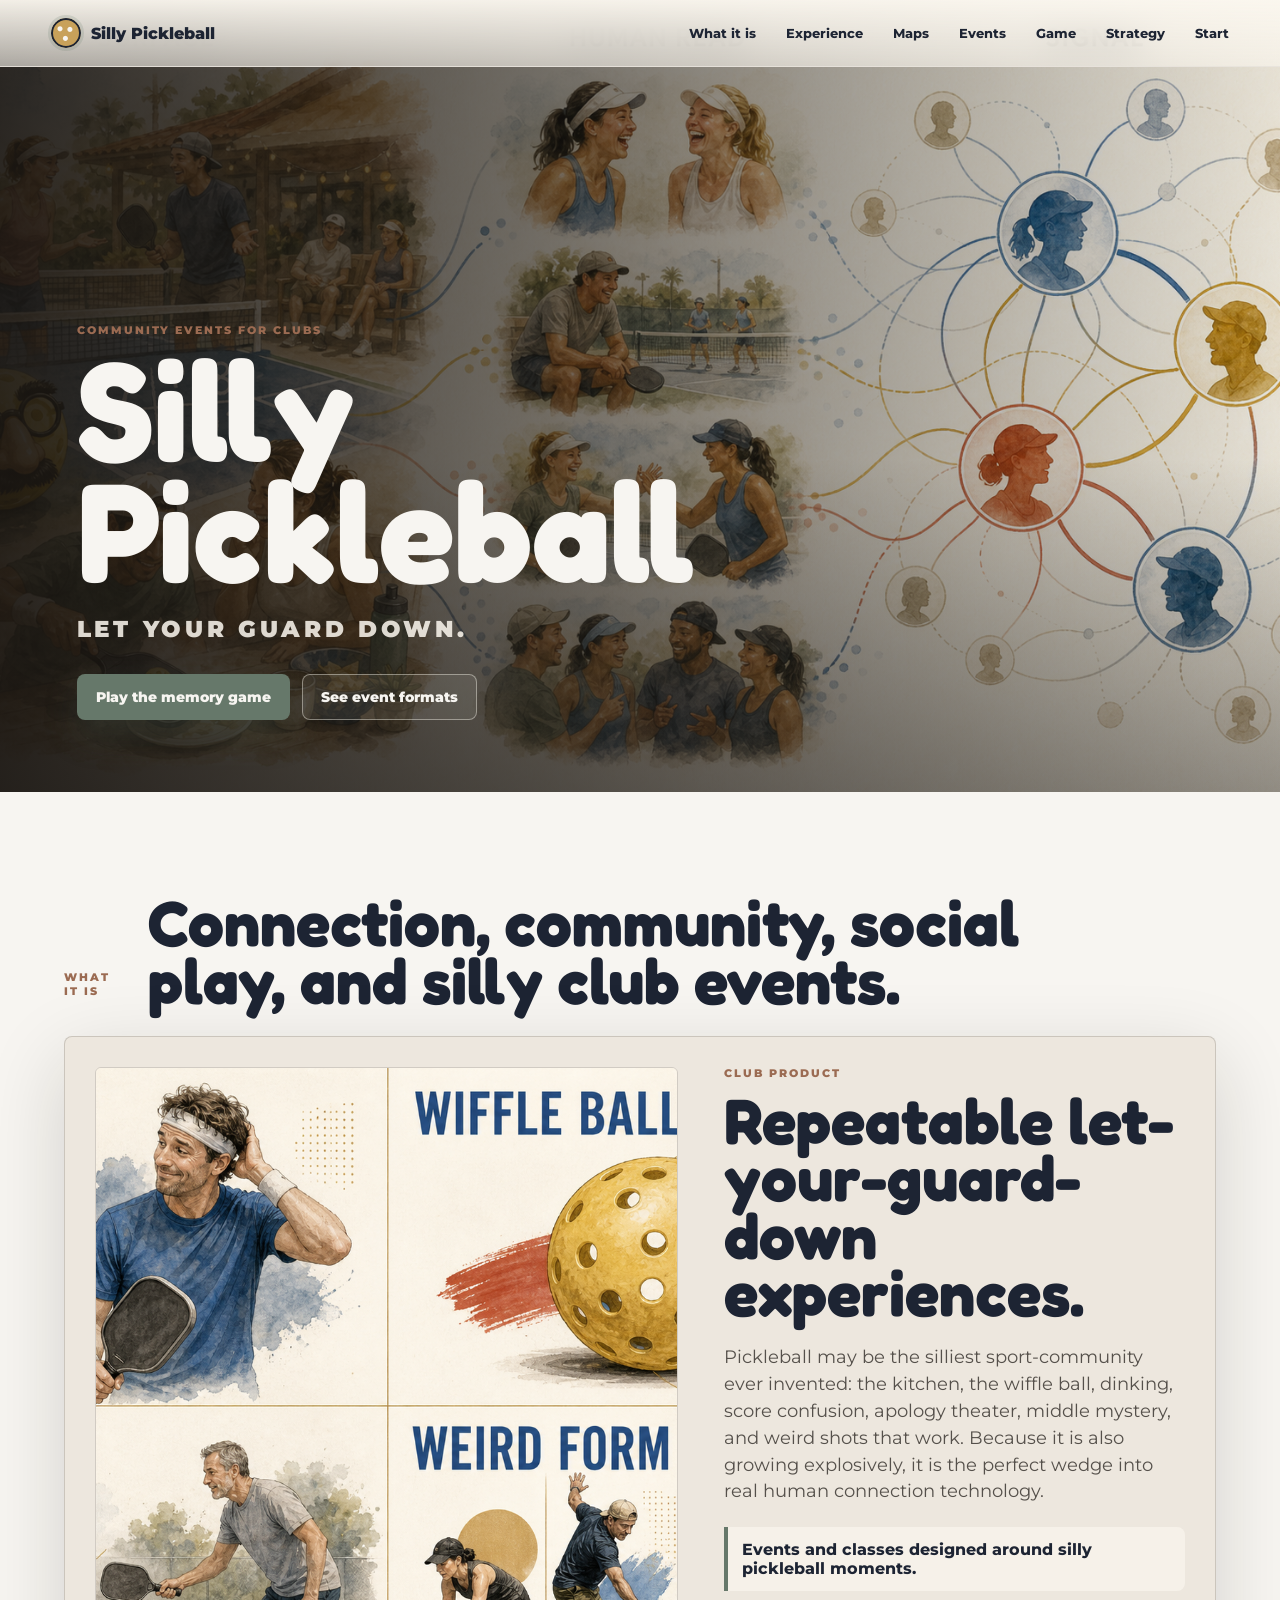
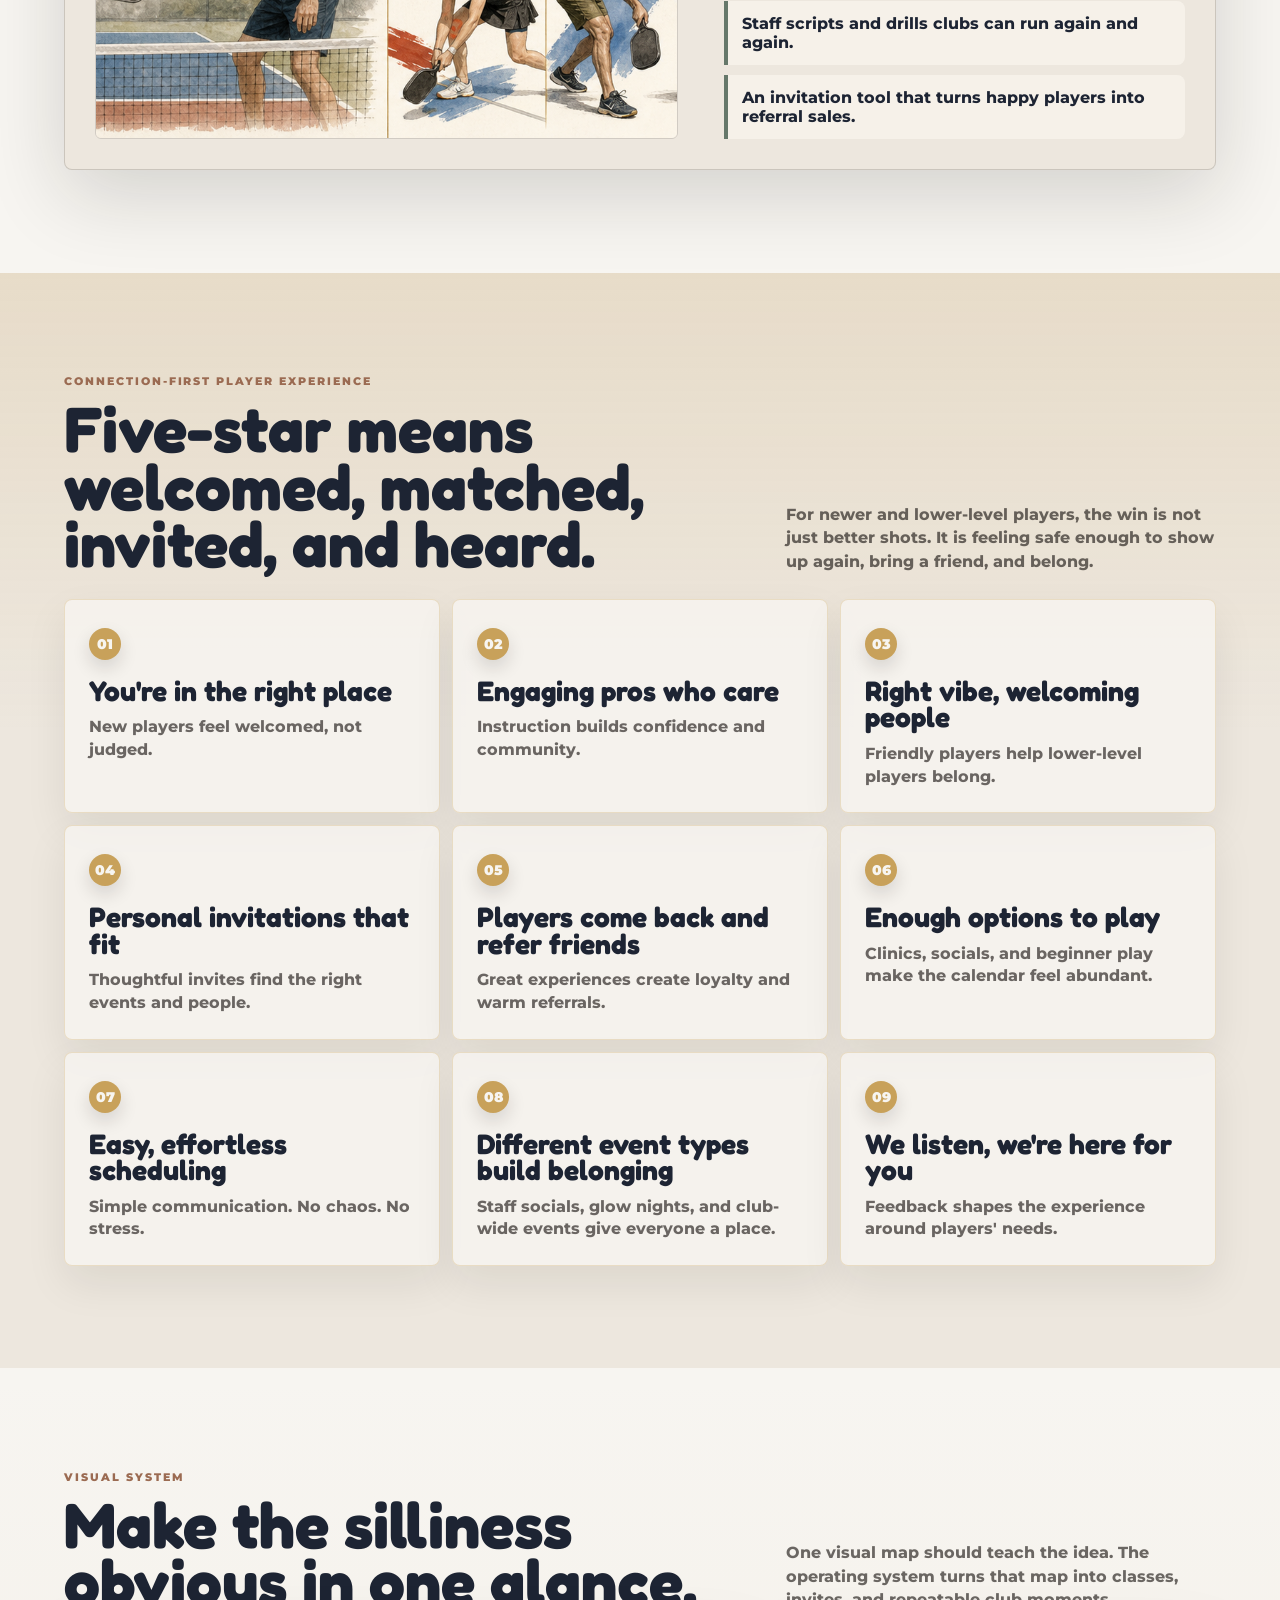
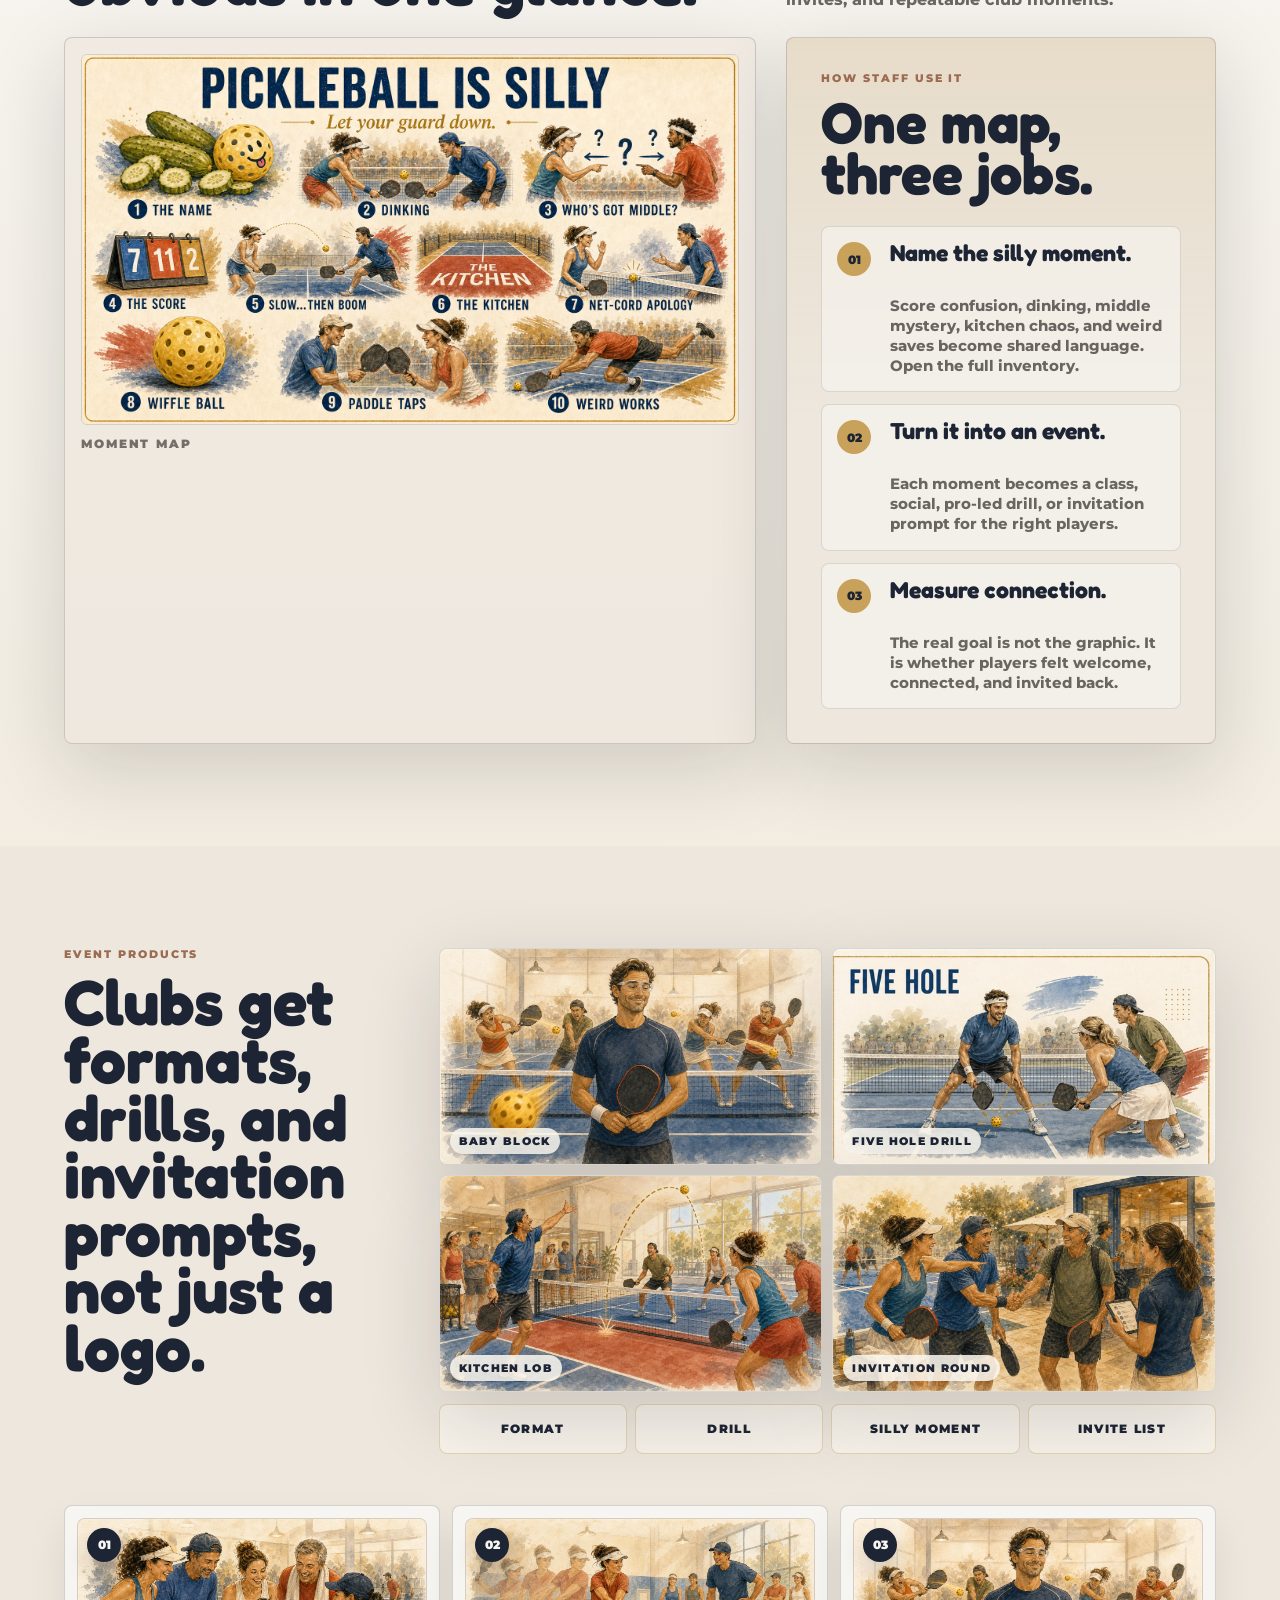
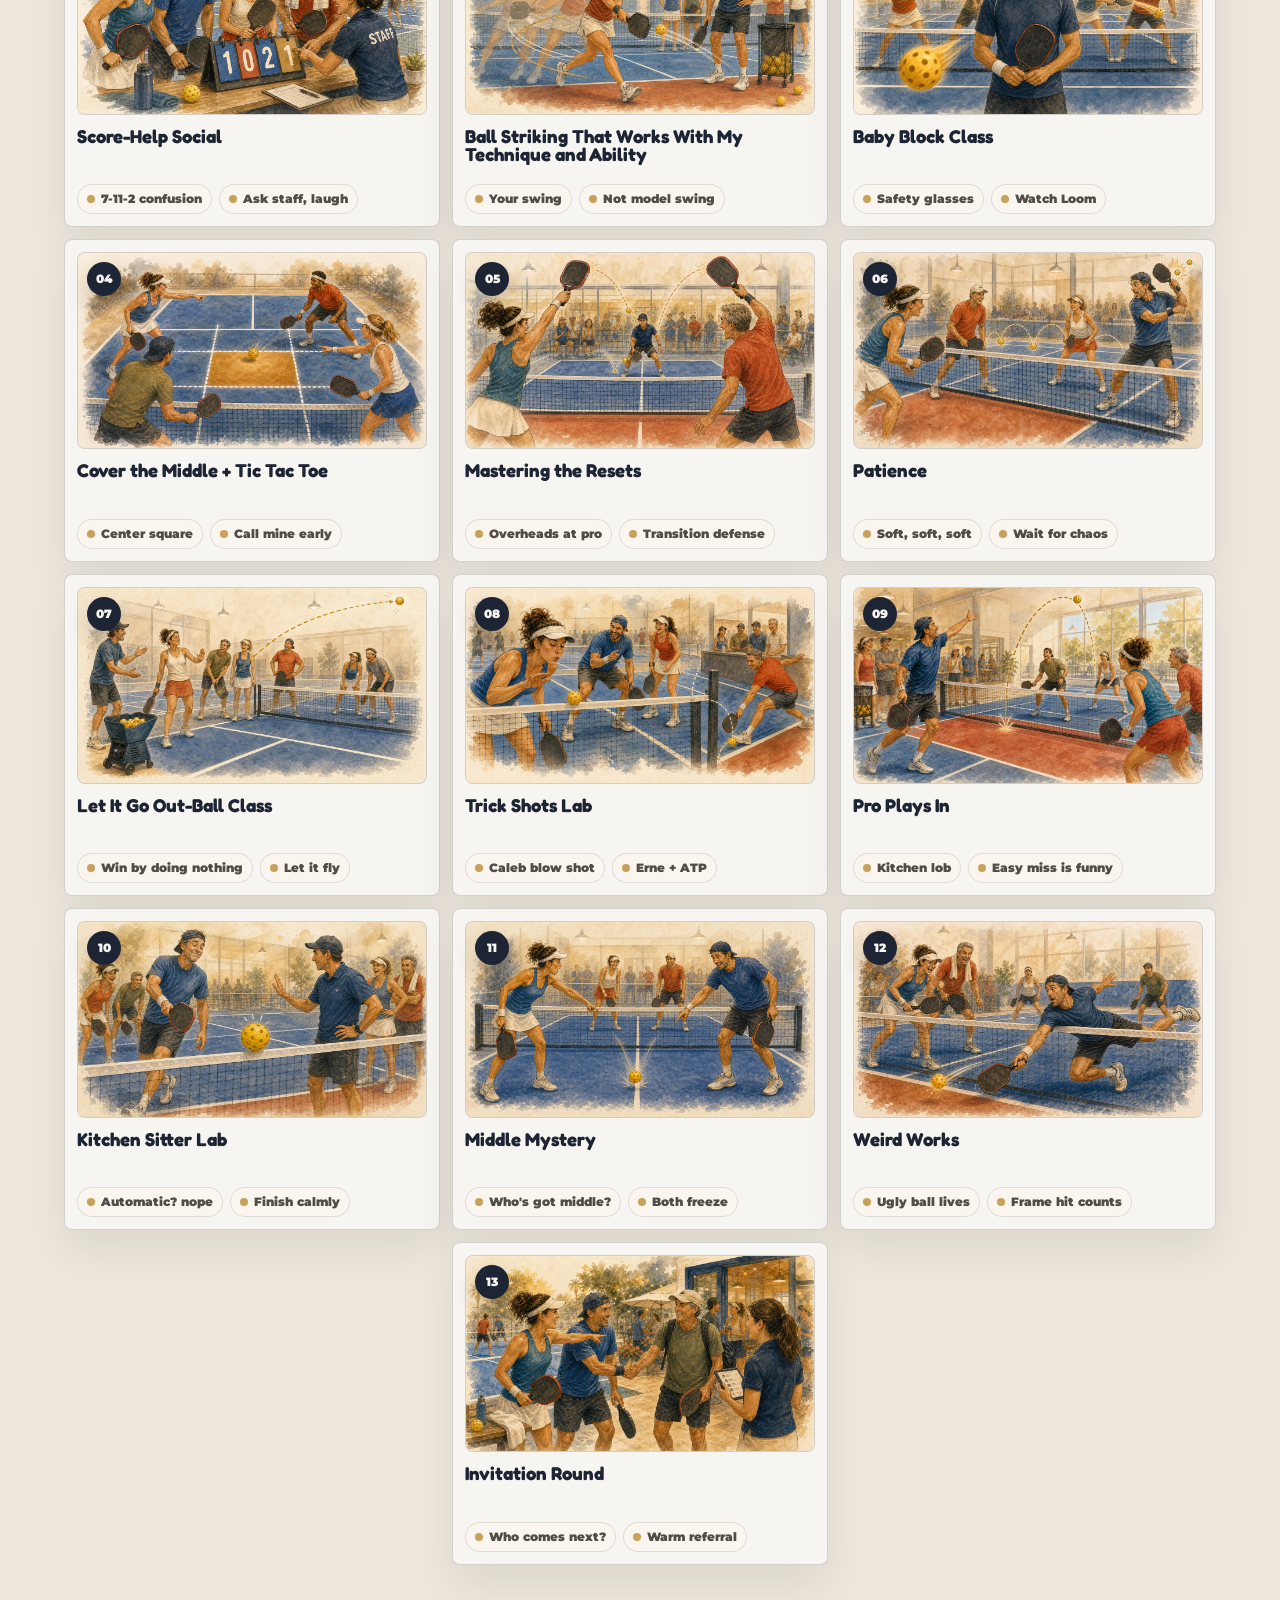
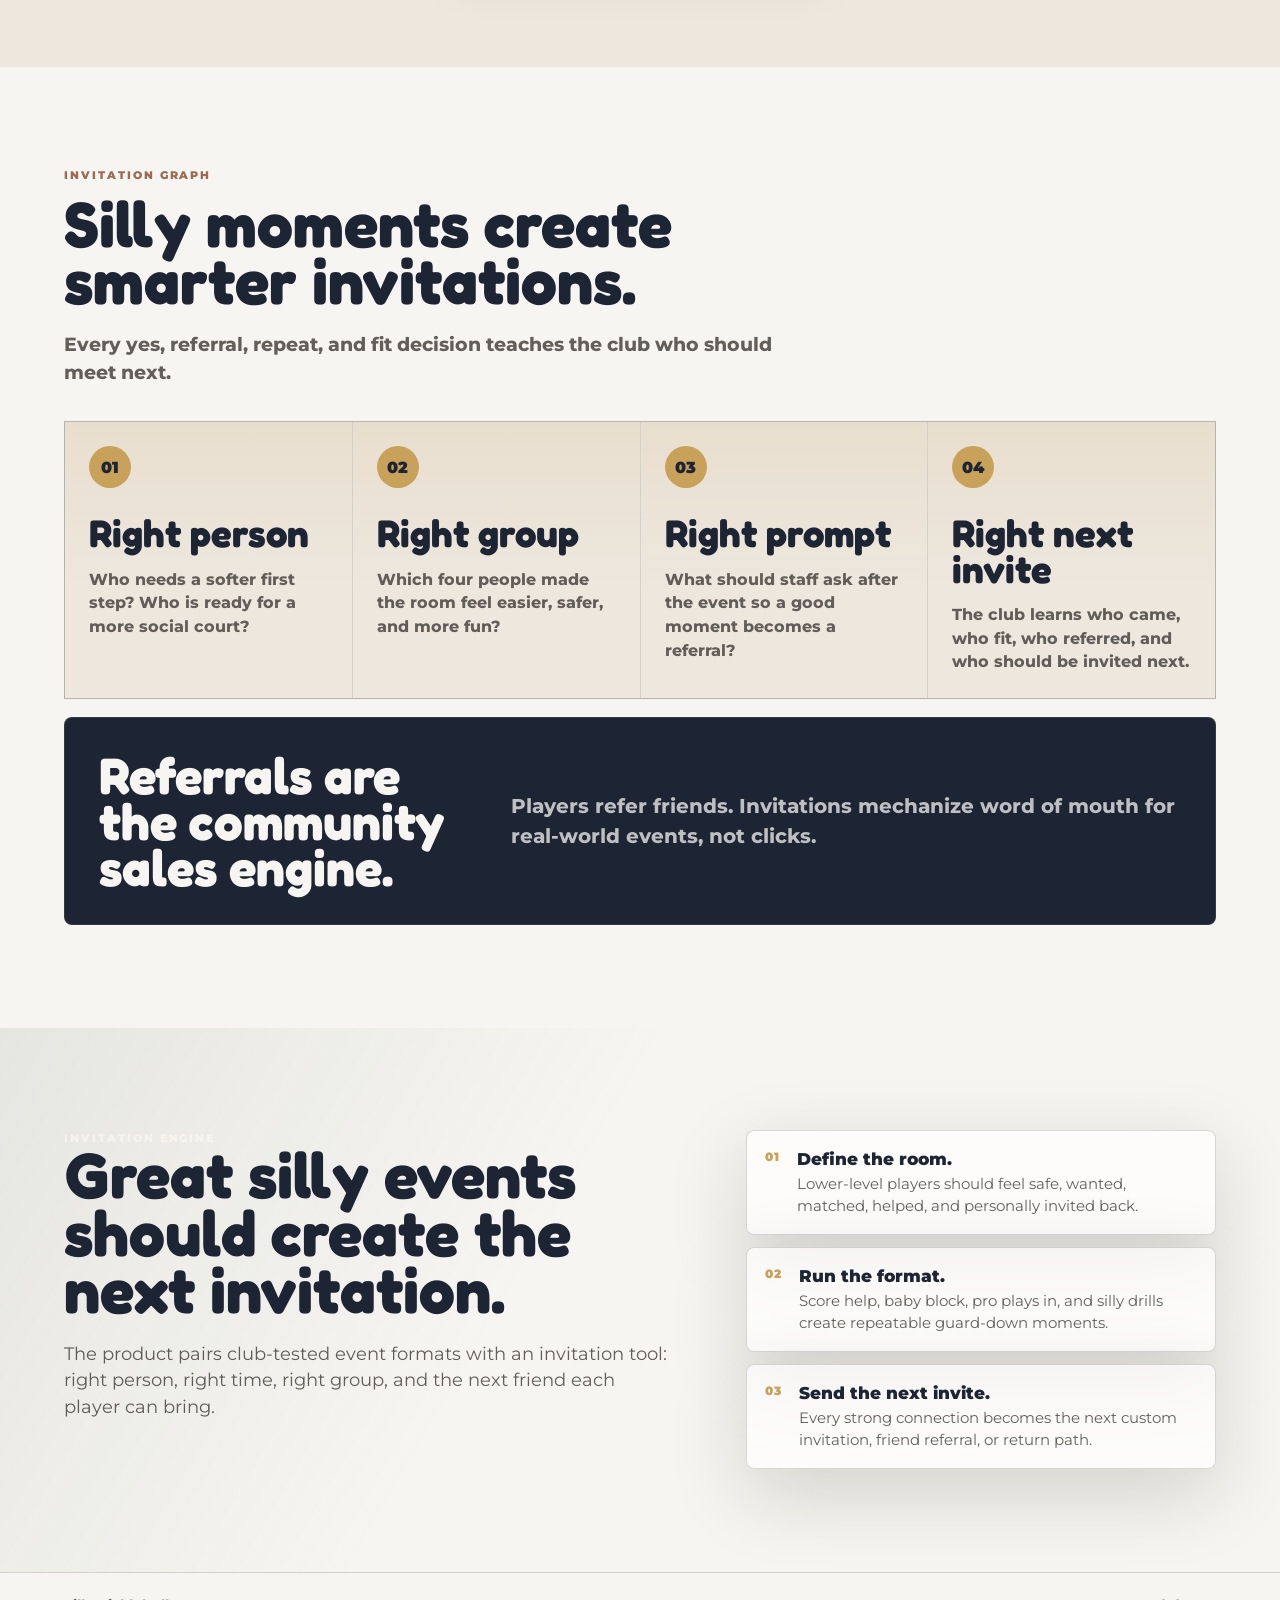
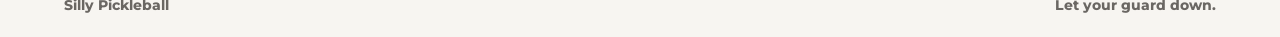
<file: index.html>
<!doctype html>
<html lang="en">
<head>
  <meta charset="utf-8">
  <meta name="viewport" content="width=device-width, initial-scale=1">
  <title>Silly Pickleball</title>
  <meta name="description" content="Silly Pickleball helps clubs run five-star social pickleball events, approachable classes, and invitation-driven community experiences.">
  <link rel="preconnect" href="https://fonts.googleapis.com">
  <link rel="preconnect" href="https://fonts.gstatic.com" crossorigin>
  <link href="https://fonts.googleapis.com/css2?family=Fredoka:wght@600;700&family=Montserrat:wght@500;700;800;900&display=swap" rel="stylesheet">
  <link rel="stylesheet" href="styles.css">
</head>
<body>
  <header class="site-header">
    <a class="brand-mark" href="#top" aria-label="Silly Pickleball home">
      <span class="brand-ball" aria-hidden="true"></span>
      <span>Silly Pickleball</span>
    </a>
    <nav class="nav-links" aria-label="Primary">
      <a href="#what">What it is</a>
      <a href="#experience">Experience</a>
      <a href="#maps">Maps</a>
      <a href="#events">Events</a>
      <a href="game.html">Game</a>
      <a href="strategy.html">Strategy</a>
      <a href="#join">Start</a>
    </nav>
  </header>

  <main id="top">
    <section class="hero" data-variant="consumer" aria-labelledby="hero-title">
      <img class="hero-bg" src="assets/surface-to-signal.png" alt="Pickleball silliness becoming a human signal graph">
      <div class="hero-scrim" aria-hidden="true"></div>
      <div class="hero-copy">
        <p class="eyebrow">Community events for clubs</p>
        <h1 id="hero-title">Silly Pickleball</h1>
        <p id="hero-line">Let your guard down.</p>
        <div class="hero-actions">
          <a class="button primary" href="game.html">Play the memory game</a>
          <a class="button secondary" href="#events">See event formats</a>
        </div>
      </div>
    </section>

    <section class="variant-band" id="what" aria-labelledby="what-title">
      <div class="section-head">
        <p class="eyebrow">What it is</p>
        <h2 id="what-title">Connection, community, social play, and silly club events.</h2>
      </div>
      <div class="concept-grid">
        <article class="concept-card active" data-panel="consumer">
          <img src="assets/silly-surface-sections.png" alt="Four pickleball silliness sections labeled silly score, wiffle ball, dink, and weird form">
          <div>
            <p class="eyebrow">Club product</p>
            <h3>Repeatable let-your-guard-down experiences.</h3>
            <p>Pickleball may be the silliest sport-community ever invented: the kitchen, the wiffle ball, dinking, score confusion, apology theater, middle mystery, and weird shots that work. Because it is also growing explosively, it is the perfect wedge into real human connection technology.</p>
            <ul>
              <li>Events and classes designed around silly pickleball moments.</li>
              <li>Staff scripts and drills clubs can run again and again.</li>
              <li>An invitation tool that turns happy players into referral sales.</li>
            </ul>
          </div>
        </article>
      </div>
    </section>

    <section class="five-star" id="experience" aria-labelledby="experience-title">
      <div class="section-head">
        <div>
          <p class="eyebrow">Connection-first player experience</p>
          <h2 id="experience-title">Five-star means welcomed, matched, invited, and heard.</h2>
        </div>
        <p class="section-kicker">For newer and lower-level players, the win is not just better shots. It is feeling safe enough to show up again, bring a friend, and belong.</p>
      </div>
      <div class="experience-grid">
        <article>
          <span>01</span>
          <b>You're in the right place</b>
          <p>New players feel welcomed, not judged.</p>
        </article>
        <article>
          <span>02</span>
          <b>Engaging pros who care</b>
          <p>Instruction builds confidence and community.</p>
        </article>
        <article>
          <span>03</span>
          <b>Right vibe, welcoming people</b>
          <p>Friendly players help lower-level players belong.</p>
        </article>
        <article>
          <span>04</span>
          <b>Personal invitations that fit</b>
          <p>Thoughtful invites find the right events and people.</p>
        </article>
        <article>
          <span>05</span>
          <b>Players come back and refer friends</b>
          <p>Great experiences create loyalty and warm referrals.</p>
        </article>
        <article>
          <span>06</span>
          <b>Enough options to play</b>
          <p>Clinics, socials, and beginner play make the calendar feel abundant.</p>
        </article>
        <article>
          <span>07</span>
          <b>Easy, effortless scheduling</b>
          <p>Simple communication. No chaos. No stress.</p>
        </article>
        <article>
          <span>08</span>
          <b>Different event types build belonging</b>
          <p>Staff socials, glow nights, and club-wide events give everyone a place.</p>
        </article>
        <article>
          <span>09</span>
          <b>We listen, we're here for you</b>
          <p>Feedback shapes the experience around players' needs.</p>
        </article>
      </div>
    </section>

    <section class="visual-maps" id="maps" aria-labelledby="maps-title">
      <div class="section-head">
        <div>
          <p class="eyebrow">Visual system</p>
          <h2 id="maps-title">Make the silliness obvious in one glance.</h2>
        </div>
        <p class="section-kicker">One visual map should teach the idea. The operating system turns that map into classes, invites, and repeatable club moments.</p>
      </div>
      <div class="map-feature">
        <figure class="map-card primary-map">
          <img src="assets/pickleball-is-silly-moments-map.png" alt="Pickleball is silly visual map with ten numbered silly moments">
          <figcaption>Moment map</figcaption>
        </figure>
        <aside class="map-meaning">
          <p class="eyebrow">How staff use it</p>
          <h3>One map, three jobs.</h3>
          <div class="map-job-list">
            <article>
              <span>01</span>
              <b>Name the silly moment.</b>
              <p>Score confusion, dinking, middle mystery, kitchen chaos, and weird saves become shared language. <a href="silly-moments.html">Open the full inventory.</a></p>
            </article>
            <article>
              <span>02</span>
              <b>Turn it into an event.</b>
              <p>Each moment becomes a class, social, pro-led drill, or invitation prompt for the right players.</p>
            </article>
            <article>
              <span>03</span>
              <b>Measure connection.</b>
              <p>The real goal is not the graphic. It is whether players felt welcome, connected, and invited back.</p>
            </article>
          </div>
        </aside>
      </div>
    </section>

    <section class="product-strip" id="events" aria-label="Event formats">
      <div class="product-intro">
        <div class="product-copy">
          <p class="eyebrow">Event products</p>
          <h2>Clubs get formats, drills, and invitation prompts, not just a logo.</h2>
        </div>
        <div class="product-visuals clean-board" aria-label="Silly Pickleball event product example">
          <div class="product-hero-board" aria-label="Example class pack">
            <figure>
              <img src="assets/event-baby-block.jpg" alt="Pro wearing safety glasses while students hit hard balls for baby block practice">
              <figcaption>Baby Block</figcaption>
            </figure>
            <figure>
              <img src="assets/event-five-hole.jpg" alt="Five-hole baby block drill with a calm block through the middle">
              <figcaption>Five Hole Drill</figcaption>
            </figure>
            <figure>
              <img src="assets/event-pro-plays-in.jpg" alt="Pro floating a high kitchen lob so members can try to finish an easy ball">
              <figcaption>Kitchen Lob</figcaption>
            </figure>
            <figure>
              <img src="assets/event-invitation-round.jpg" alt="Players warmly inviting a friend back after a social pickleball event">
              <figcaption>Invitation Round</figcaption>
            </figure>
          </div>
          <div class="product-proof-row" aria-label="What the product gives staff">
            <span>Format</span>
            <span>Drill</span>
            <span>Silly moment</span>
            <span>Invite list</span>
          </div>
        </div>
      </div>
      <div class="event-list">
        <article>
          <div class="event-art"><img src="assets/event-score-help-social.jpg" alt="Staff helping beginner pickleball players laugh through score confusion"></div>
          <b>Score-Help Social</b>
          <ul>
            <li>7-11-2 confusion</li>
            <li>Ask staff, laugh</li>
          </ul>
        </article>
        <article>
          <div class="event-art"><img src="assets/event-ball-striking.jpg" alt="Coach helping a player use their own natural ball striking technique"></div>
          <b>Ball Striking That Works With My Technique and Ability</b>
          <ul>
            <li>Your swing</li>
            <li>Not model swing</li>
          </ul>
        </article>
        <article>
          <div class="event-art"><img src="assets/event-baby-block.jpg" alt="Pro wearing safety glasses while students hit hard balls for baby block practice"></div>
          <b>Baby Block Class</b>
          <ul>
            <li>Safety glasses</li>
            <li><a href="academy-curriculum.html#videos-title">Watch Loom</a></li>
          </ul>
        </article>
        <article>
          <div class="event-art"><img src="assets/event-cover-middle-tic-tac-toe.jpg" alt="Doubles partners practicing cover the middle with a tic tac toe court drill"></div>
          <b>Cover the Middle + Tic Tac Toe</b>
          <ul>
            <li>Center square</li>
            <li>Call mine early</li>
          </ul>
        </article>
        <article>
          <div class="event-art"><img src="assets/event-mastering-resets.jpg" alt="Players hitting overheads at a pro defending resets from the transition zone"></div>
          <b>Mastering the Resets</b>
          <ul>
            <li>Overheads at pro</li>
            <li>Transition defense</li>
          </ul>
        </article>
        <article>
          <div class="event-art"><img src="assets/event-patience.jpg" alt="Pickleball players patiently dinking soft balls at the kitchen line"></div>
          <b>Patience</b>
          <ul>
            <li>Soft, soft, soft</li>
            <li>Wait for chaos</li>
          </ul>
        </article>
        <article>
          <div class="event-art"><img src="assets/event-let-it-go-out-ball.jpg" alt="Players practicing letting high out balls fly long from a ball machine drill"></div>
          <b>Let It Go Out-Ball Class</b>
          <ul>
            <li>Win by doing nothing</li>
            <li>Let it fly</li>
          </ul>
        </article>
        <article>
          <div class="event-art"><img src="assets/event-trick-shots-lab.jpg" alt="Players practicing playful pickleball trick shots including net cord and around the post moments"></div>
          <b>Trick Shots Lab</b>
          <ul>
            <li>Caleb blow shot</li>
            <li>Erne + ATP</li>
          </ul>
        </article>
        <article>
          <div class="event-art"><img src="assets/event-pro-plays-in.jpg" alt="Pro floating a high kitchen lob so members can try to finish an easy ball"></div>
          <b>Pro Plays In</b>
          <ul>
            <li>Kitchen lob</li>
            <li>Easy miss is funny</li>
          </ul>
        </article>
        <article>
          <div class="event-art"><img src="assets/event-kitchen-sitter-lab.jpg" alt="Player approaching a tempting kitchen sitter while learning to finish calmly"></div>
          <b>Kitchen Sitter Lab</b>
          <ul>
            <li>Automatic? nope</li>
            <li>Finish calmly</li>
          </ul>
        </article>
        <article>
          <div class="event-art"><img src="assets/event-middle-mystery.jpg" alt="Doubles partners freezing as a ball drops between them in the middle"></div>
          <b>Middle Mystery</b>
          <ul>
            <li>Who's got middle?</li>
            <li>Both freeze</li>
          </ul>
        </article>
        <article>
          <div class="event-art"><img src="assets/event-weird-works.jpg" alt="Awkward frame-hit pickleball save somehow staying alive"></div>
          <b>Weird Works</b>
          <ul>
            <li>Ugly ball lives</li>
            <li>Frame hit counts</li>
          </ul>
        </article>
        <article>
          <div class="event-art"><img src="assets/event-invitation-round.jpg" alt="Players warmly inviting a friend back after a social pickleball event"></div>
          <b>Invitation Round</b>
          <ul>
            <li>Who comes next?</li>
            <li>Warm referral</li>
          </ul>
        </article>
      </div>
    </section>

    <section class="invitation-graph" aria-labelledby="graph-title">
      <div class="section-head narrow">
        <p class="eyebrow">Invitation graph</p>
        <h2 id="graph-title">Silly moments create smarter invitations.</h2>
        <p class="section-lede">Every yes, referral, repeat, and fit decision teaches the club who should meet next.</p>
      </div>
      <div class="graph-grid">
        <article>
          <span>01</span>
          <b>Right person</b>
          <p>Who needs a softer first step? Who is ready for a more social court?</p>
        </article>
        <article>
          <span>02</span>
          <b>Right group</b>
          <p>Which four people made the room feel easier, safer, and more fun?</p>
        </article>
        <article>
          <span>03</span>
          <b>Right prompt</b>
          <p>What should staff ask after the event so a good moment becomes a referral?</p>
        </article>
        <article>
          <span>04</span>
          <b>Right next invite</b>
          <p>The club learns who came, who fit, who referred, and who should be invited next.</p>
        </article>
      </div>
      <div class="referral-callout">
        <b>Referrals are the community sales engine.</b>
        <p>Players refer friends. Invitations mechanize word of mouth for real-world events, not clicks.</p>
      </div>
    </section>

    <section class="join" id="join" aria-labelledby="join-title">
      <div class="join-copy">
        <p class="eyebrow">Invitation engine</p>
        <h2 id="join-title">Great silly events should create the next invitation.</h2>
        <p>The product pairs club-tested event formats with an invitation tool: right person, right time, right group, and the next friend each player can bring.</p>
      </div>
      <div class="join-points" aria-label="Silly Pickleball operating loop">
        <article>
          <span>01</span>
          <b>Define the room.</b>
          <p>Lower-level players should feel safe, wanted, matched, helped, and personally invited back.</p>
        </article>
        <article>
          <span>02</span>
          <b>Run the format.</b>
          <p>Score help, baby block, pro plays in, and silly drills create repeatable guard-down moments.</p>
        </article>
        <article>
          <span>03</span>
          <b>Send the next invite.</b>
          <p>Every strong connection becomes the next custom invitation, friend referral, or return path.</p>
        </article>
      </div>
    </section>
  </main>

  <footer class="site-footer">
    <span>Silly Pickleball</span>
    <span>Let your guard down.</span>
  </footer>
</body>
</html>
</file>
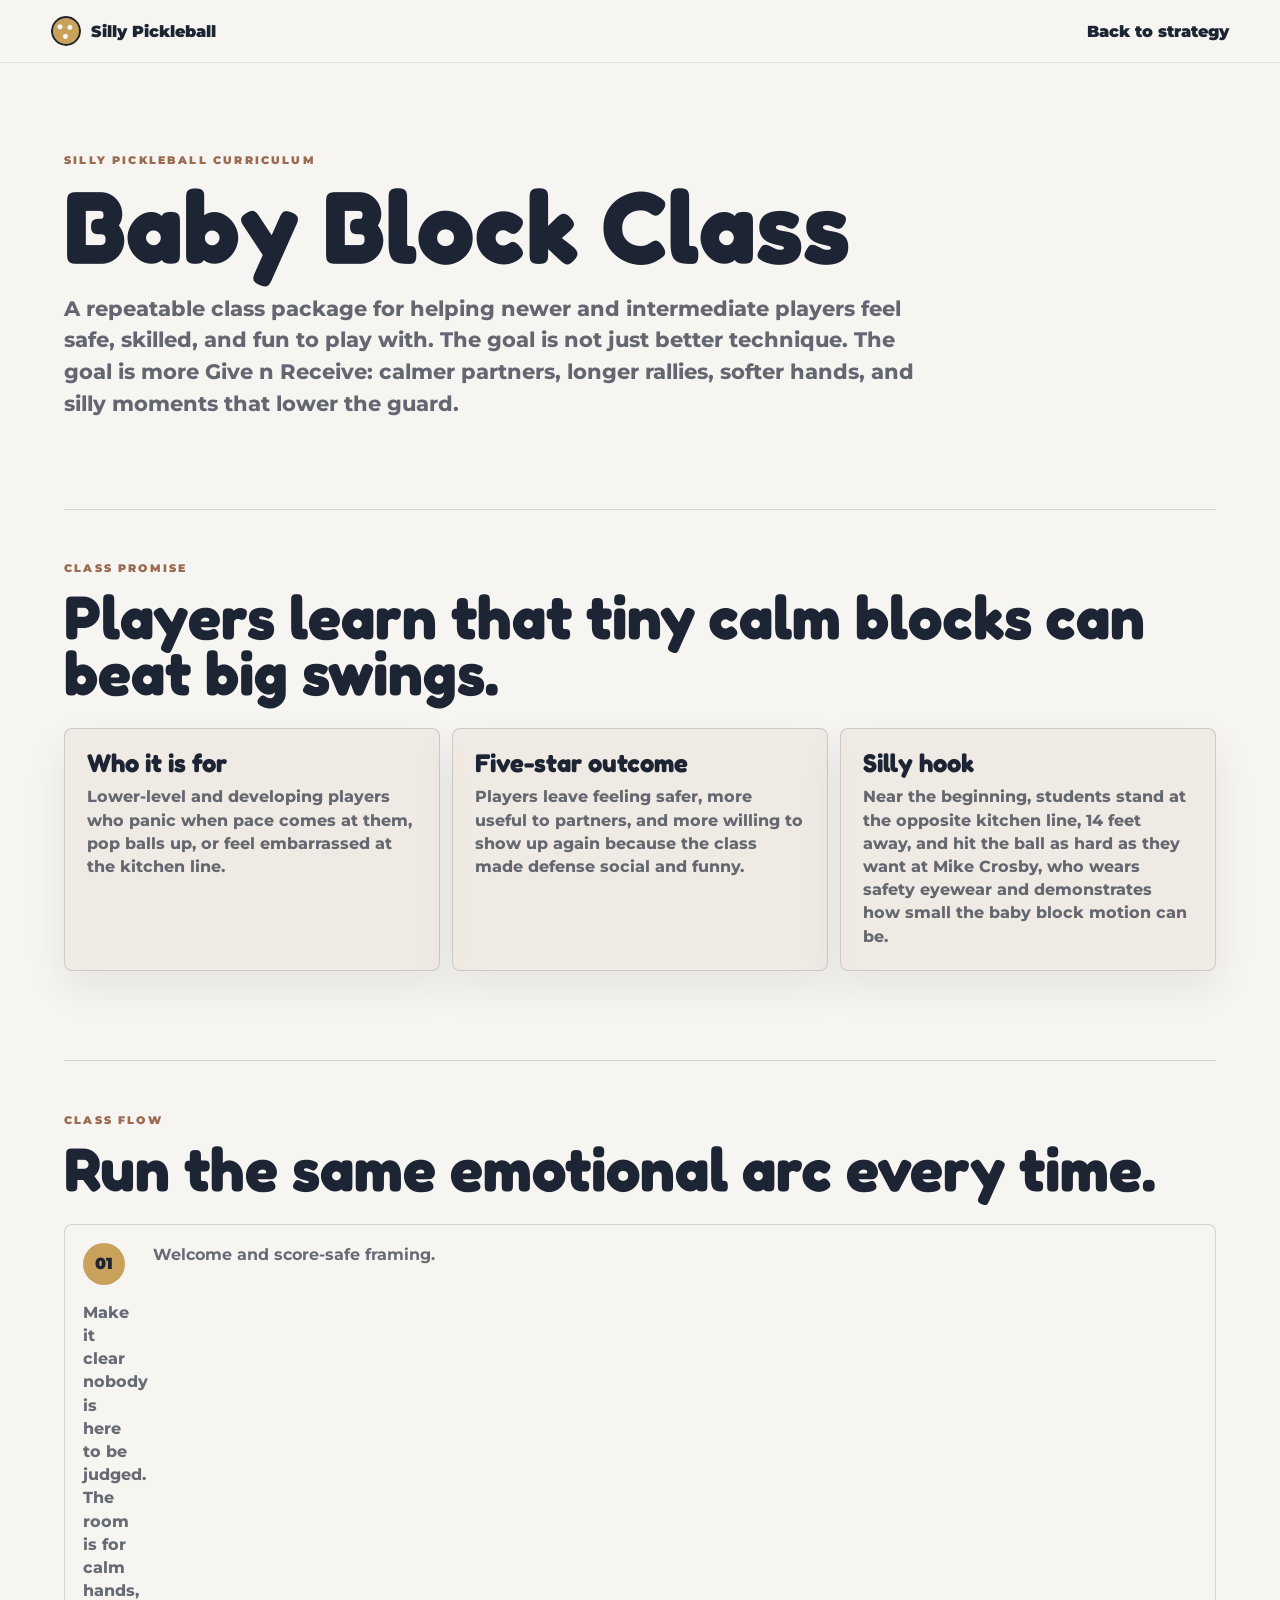
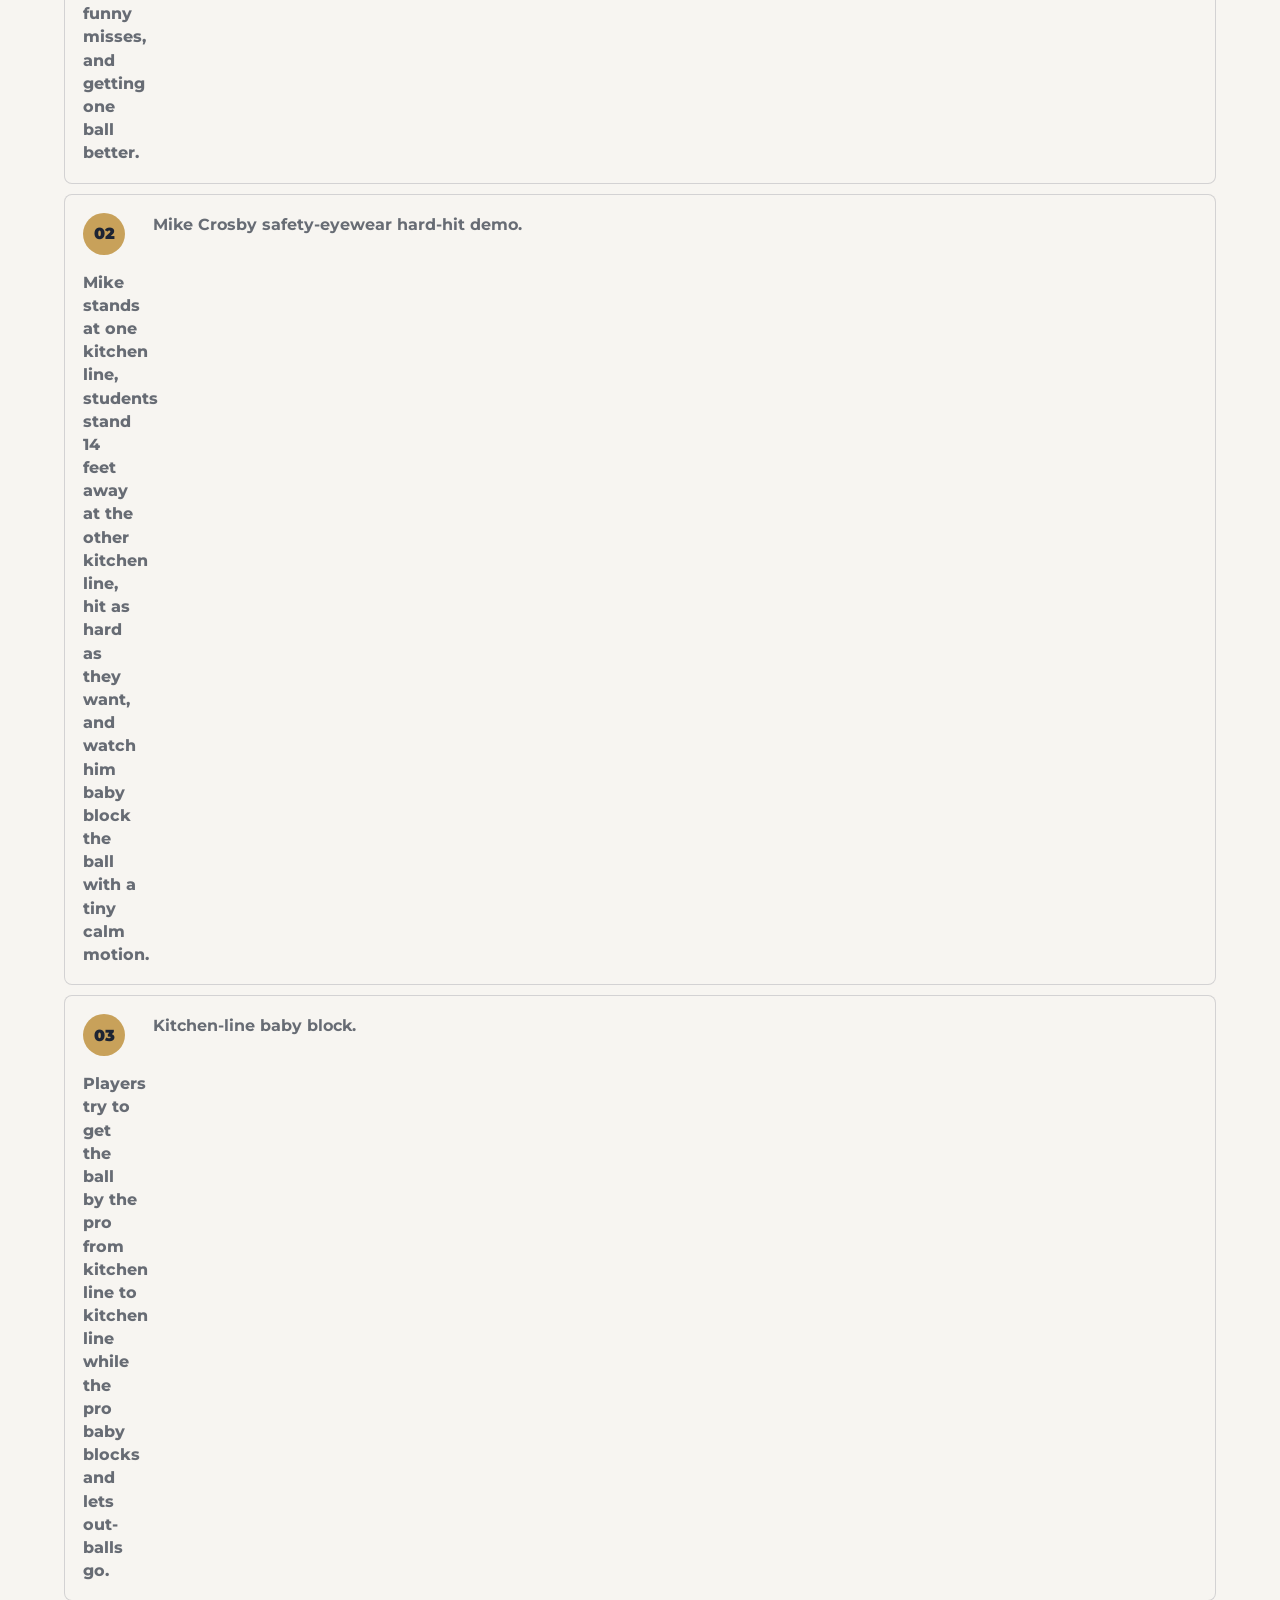
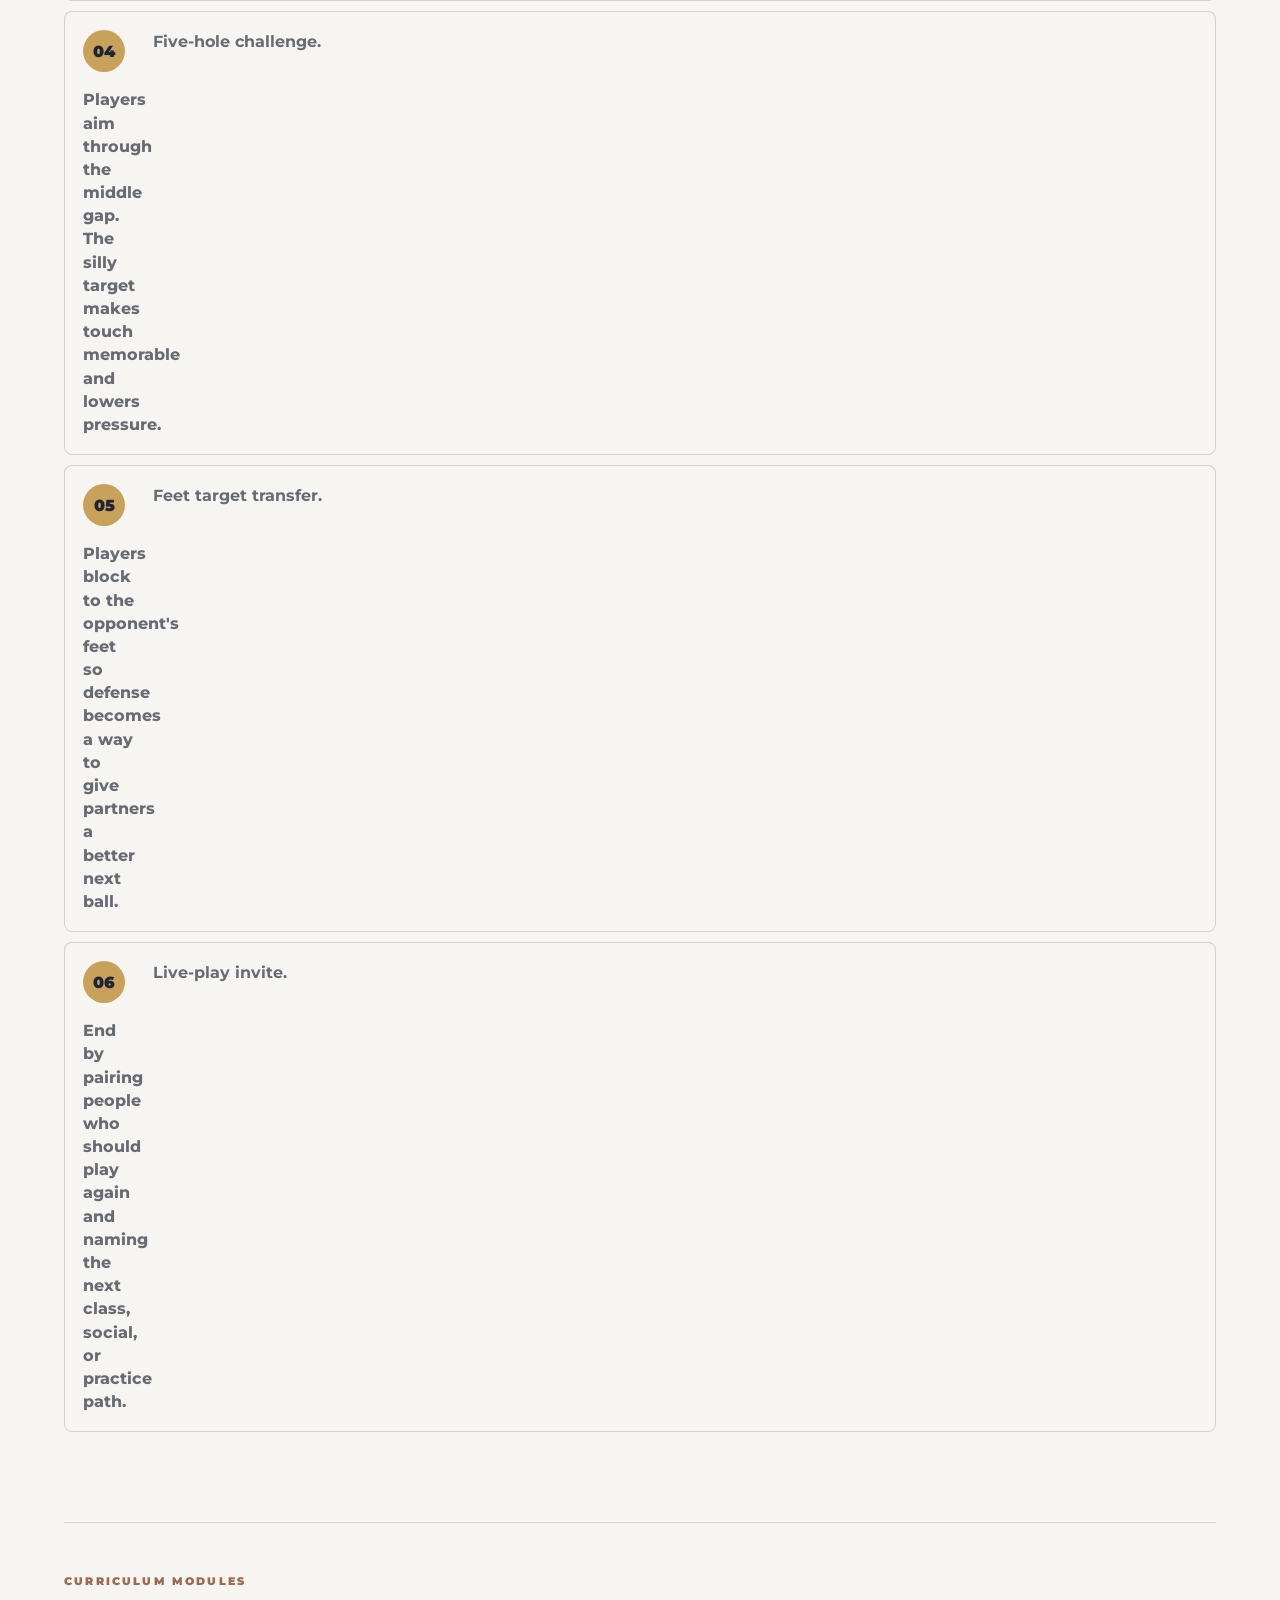
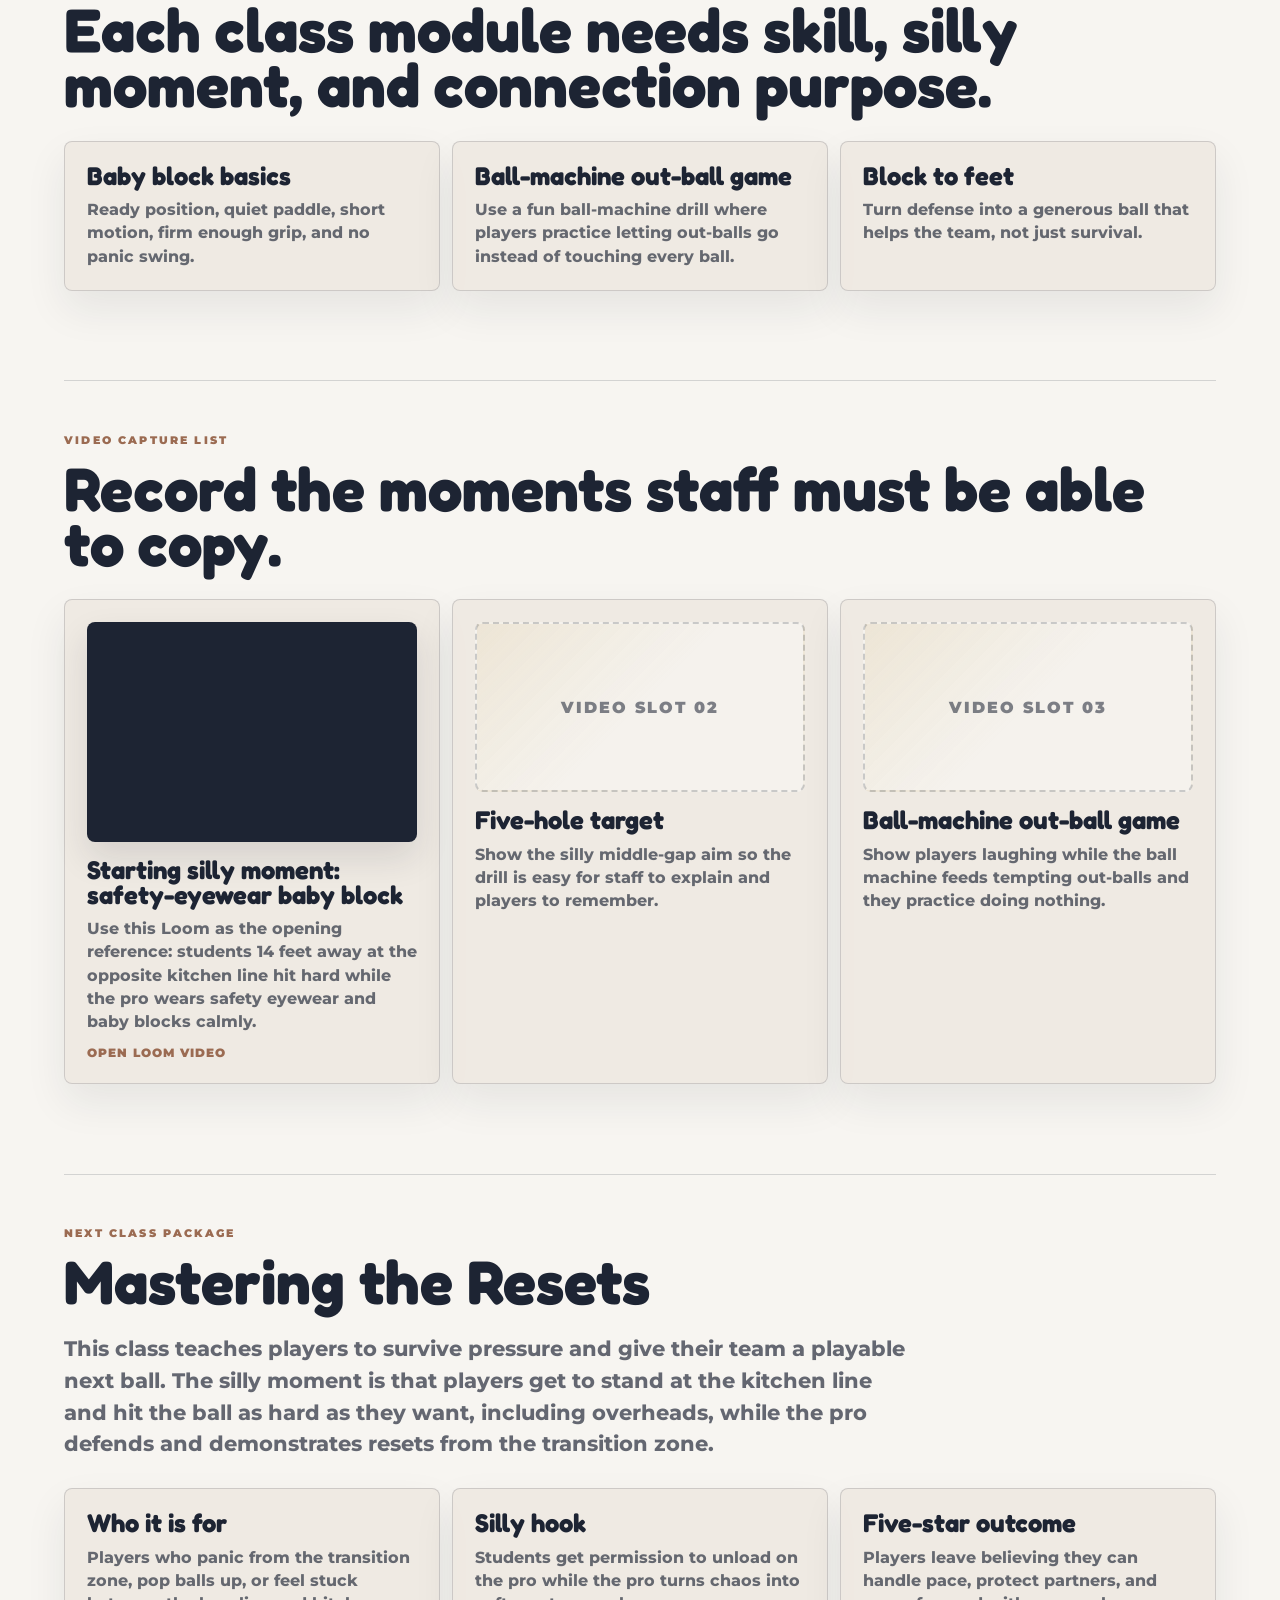
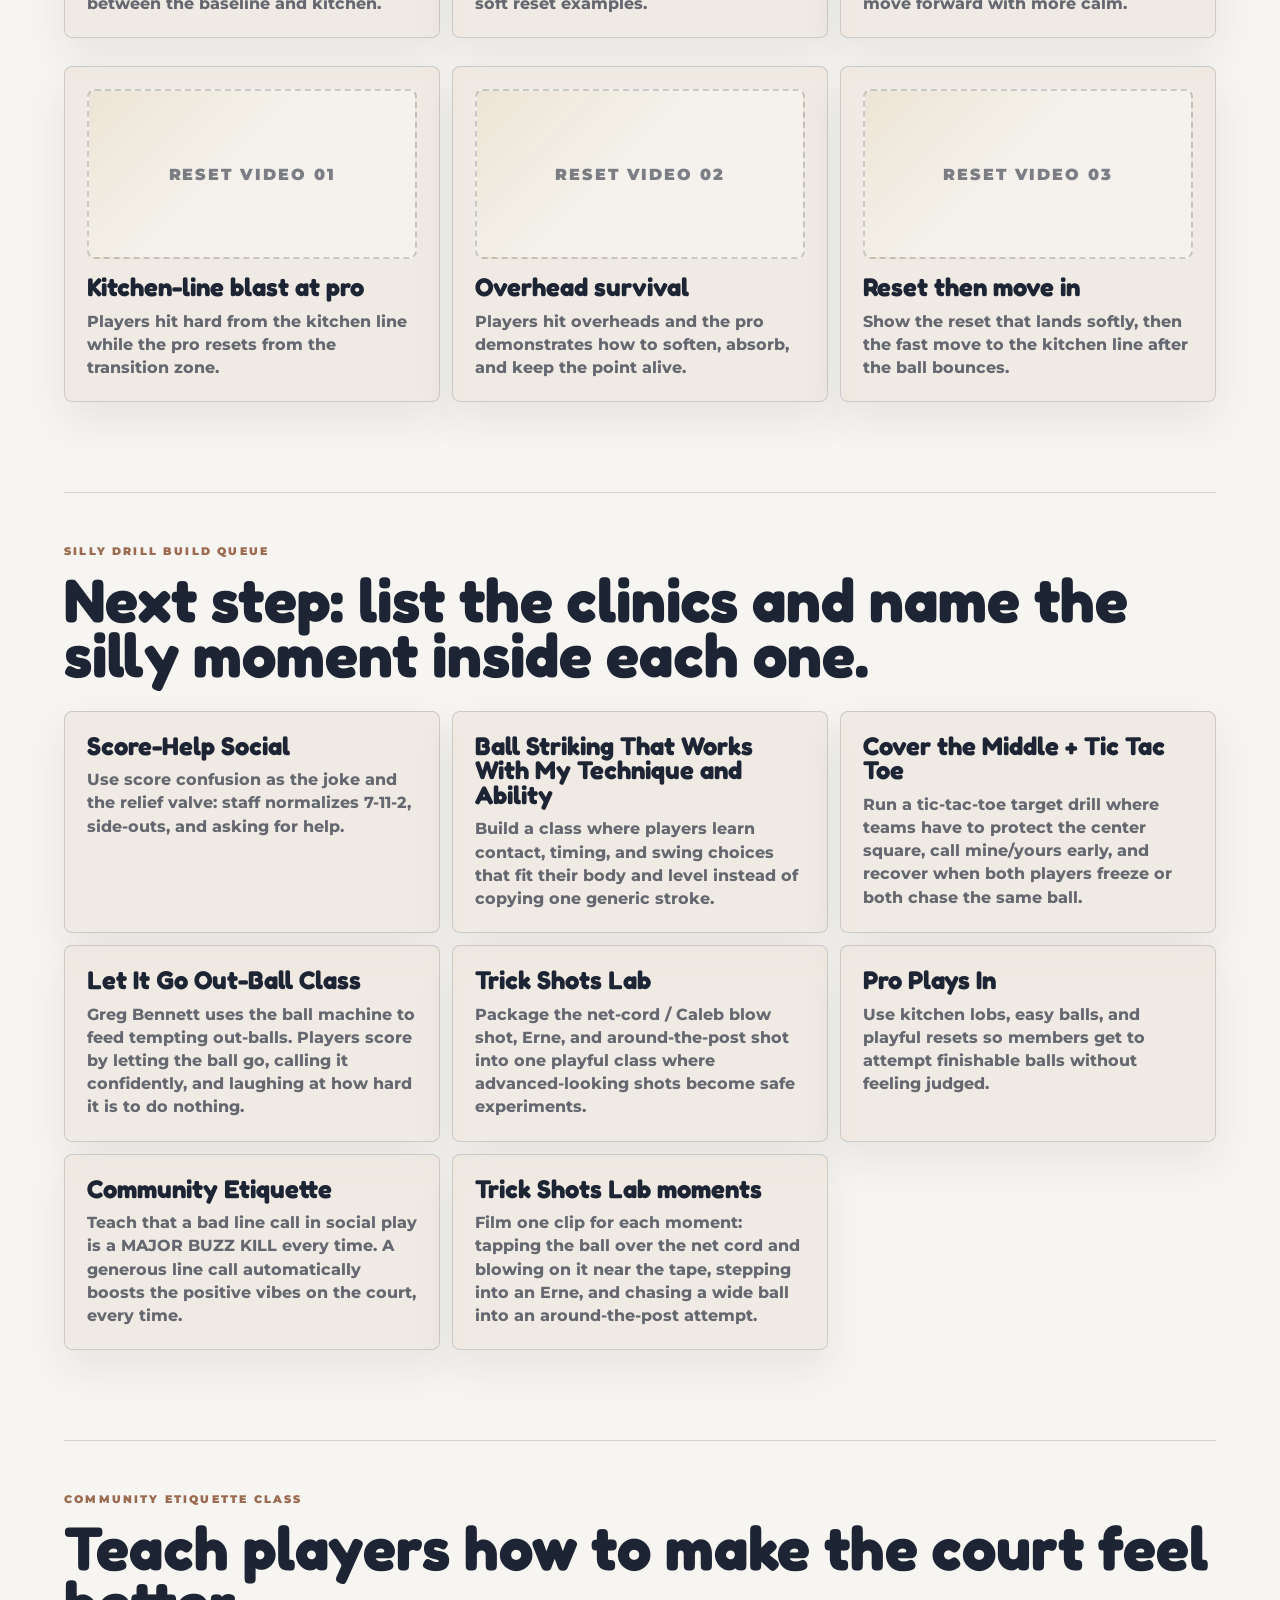
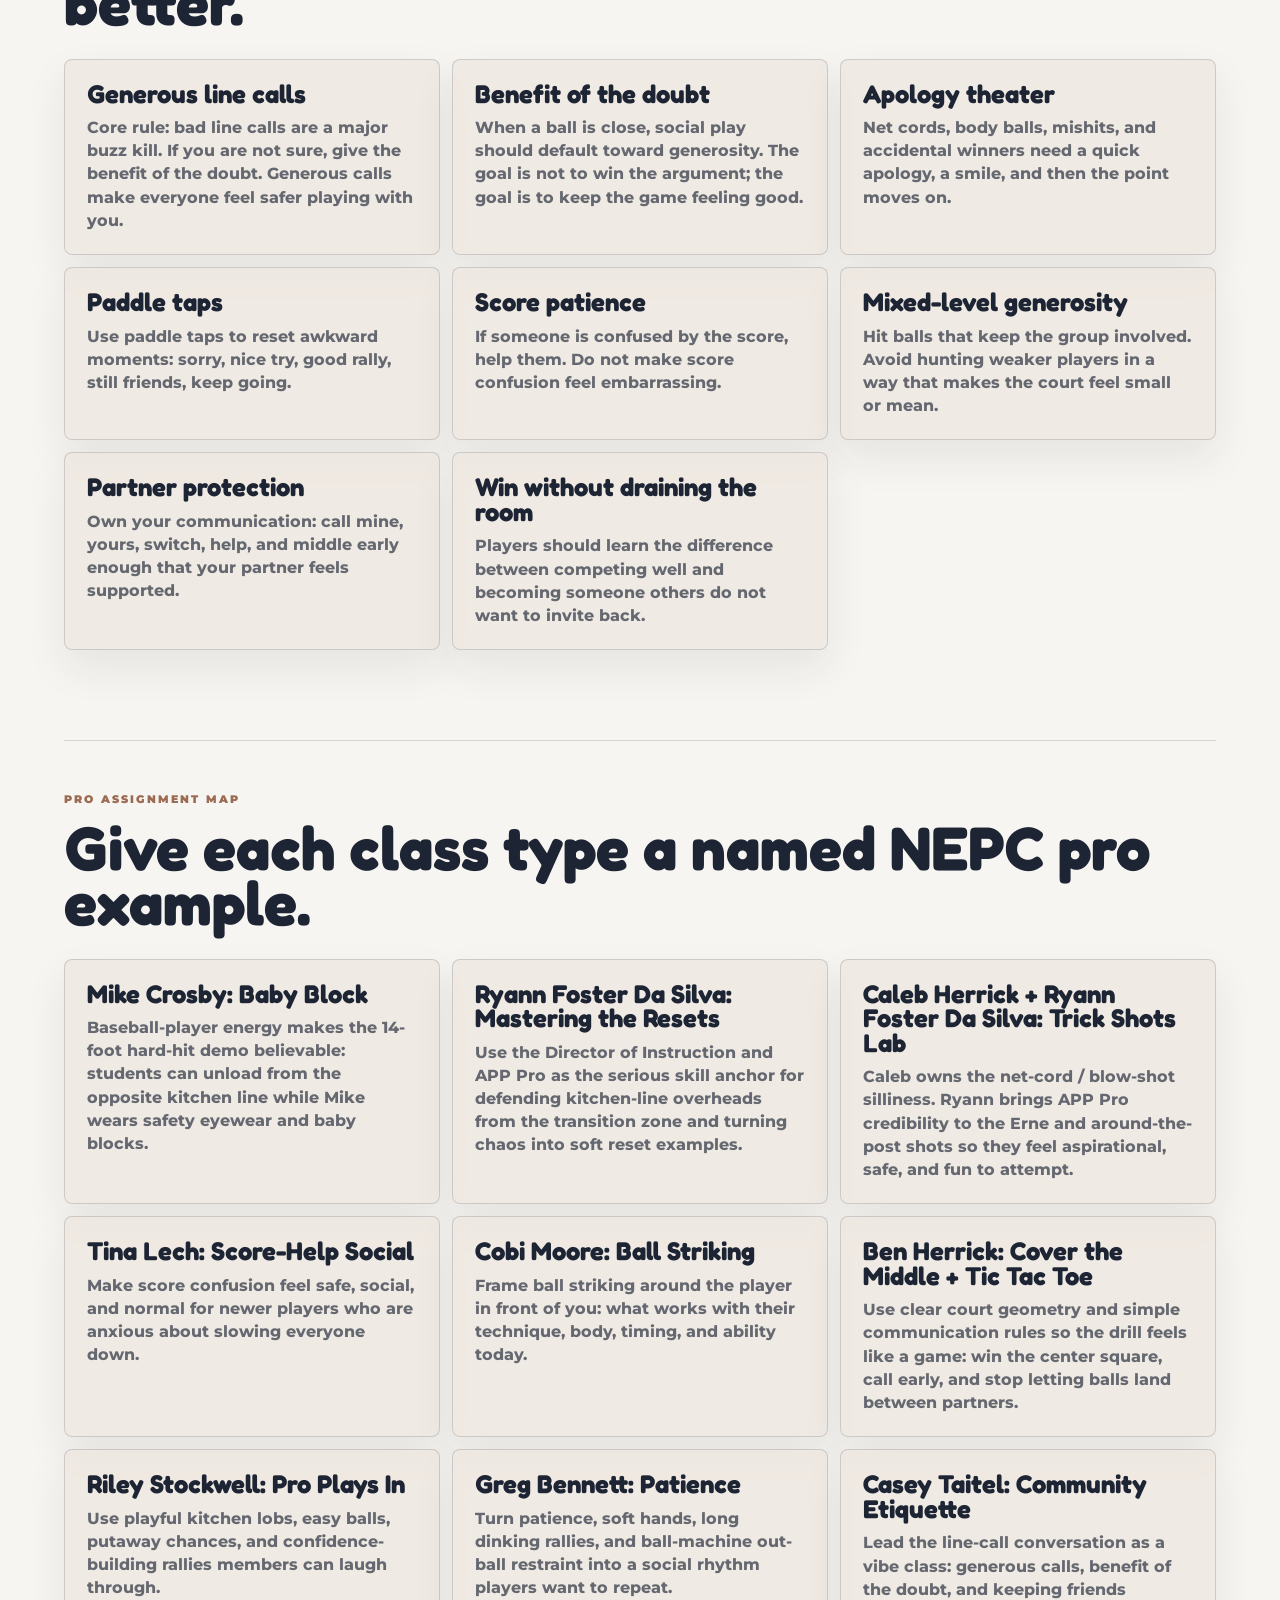
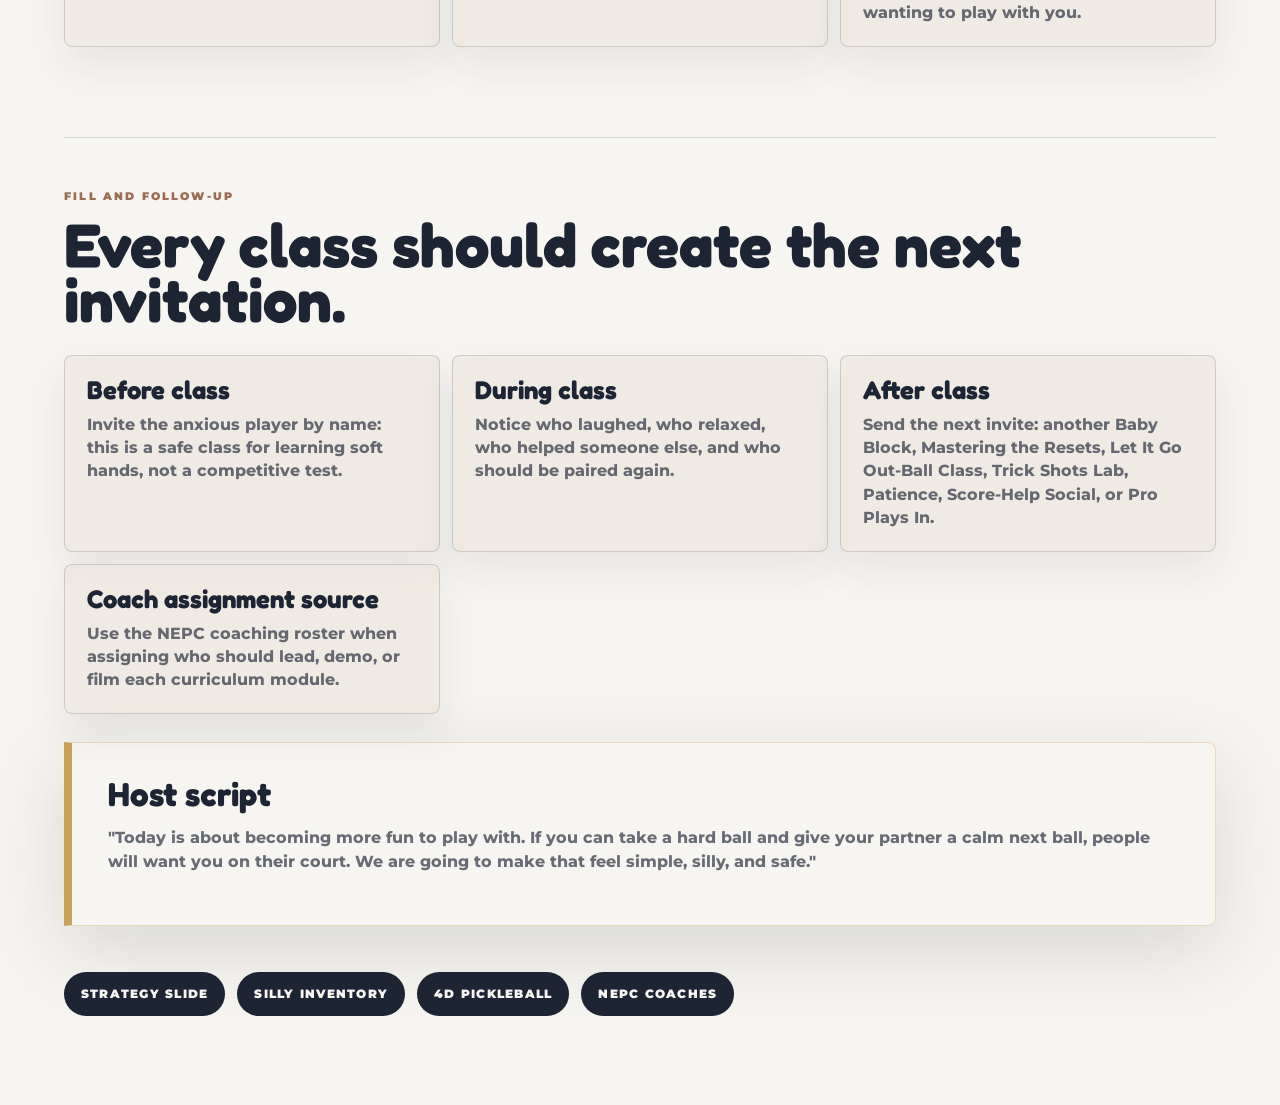
<file: academy-curriculum.html>
<!doctype html>
<html lang="en">
<head>
  <meta charset="utf-8">
  <meta name="viewport" content="width=device-width, initial-scale=1">
  <title>Silly Pickleball Curriculum</title>
  <meta name="description" content="Internal Silly Pickleball curriculum template for repeatable classes, drills, videos, and silly moments.">
  <link rel="preconnect" href="https://fonts.googleapis.com">
  <link rel="preconnect" href="https://fonts.gstatic.com" crossorigin>
  <link href="https://fonts.googleapis.com/css2?family=Fredoka:wght@600;700&family=Montserrat:wght@500;700;800;900&display=swap" rel="stylesheet">
  <style>
    :root {
      --paper: #F7F5F1;
      --cream: #EDE7DE;
      --ink: #1D2433;
      --sage: #66786A;
      --gold: #C8A15A;
      --red: #9B6B52;
      --line: rgba(29, 36, 51, .16);
      --shadow: 0 24px 80px rgba(29, 36, 51, .14);
      --sans: "Montserrat", Arial, sans-serif;
      --display: "Fredoka", "Montserrat", Arial, sans-serif;
    }

    * { box-sizing: border-box; }

    body {
      margin: 0;
      background: var(--paper);
      color: var(--ink);
      font-family: var(--sans);
    }

    a {
      color: inherit;
      text-decoration: none;
    }

    .topbar {
      position: sticky;
      top: 0;
      z-index: 10;
      display: flex;
      justify-content: space-between;
      gap: 20px;
      align-items: center;
      padding: 16px clamp(18px, 4vw, 56px);
      border-bottom: 1px solid rgba(29, 36, 51, .08);
      background: rgba(247, 245, 241, .92);
      backdrop-filter: blur(18px);
      font-weight: 900;
    }

    .brand {
      display: inline-flex;
      gap: 10px;
      align-items: center;
    }

    .ball {
      width: 30px;
      height: 30px;
      border-radius: 999px;
      background:
        radial-gradient(circle at 30% 36%, var(--paper) 0 2px, transparent 3px),
        radial-gradient(circle at 63% 38%, var(--paper) 0 2px, transparent 3px),
        radial-gradient(circle at 48% 68%, var(--paper) 0 2px, transparent 3px),
        var(--gold);
      box-shadow: inset 0 0 0 2px var(--ink);
    }

    main {
      padding: clamp(56px, 7vw, 108px) clamp(20px, 5vw, 80px);
    }

    .eyebrow {
      margin: 0 0 14px;
      color: var(--red);
      font-size: .68rem;
      font-weight: 900;
      letter-spacing: .2em;
      text-transform: uppercase;
    }

    h1,
    h2,
    h3 {
      margin: 0;
      font-family: var(--display);
      letter-spacing: 0;
    }

    h1 {
      max-width: 1160px;
      font-size: clamp(3.6rem, 8vw, 8.8rem);
      line-height: .86;
    }

    h2 {
      font-size: clamp(2.25rem, 4.8vw, 5.8rem);
      line-height: .9;
    }

    h3 {
      font-size: clamp(1.6rem, 2.6vw, 2.8rem);
      line-height: .94;
    }

    .lede {
      max-width: 850px;
      margin: 24px 0 0;
      color: rgba(29, 36, 51, .68);
      font-size: clamp(1.06rem, 1.7vw, 1.34rem);
      line-height: 1.48;
      font-weight: 750;
    }

    section {
      margin-top: clamp(54px, 7vw, 96px);
      padding-top: clamp(28px, 4vw, 54px);
      border-top: 1px solid var(--line);
    }

    .summary-grid,
    .module-grid,
    .video-grid,
    .sales-grid {
      display: grid;
      grid-template-columns: repeat(3, minmax(0, 1fr));
      gap: 12px;
      margin-top: 28px;
    }

    .card,
    .module,
    .video-card,
    .sales-card {
      padding: 22px;
      border: 1px solid var(--line);
      border-radius: 8px;
      background: rgba(237, 231, 222, .76);
      box-shadow: 0 18px 42px rgba(29, 36, 51, .08);
    }

    .card b,
    .module b,
    .video-card b,
    .sales-card b {
      display: block;
      font-family: var(--display);
      font-size: clamp(1.36rem, 2vw, 2rem);
      line-height: .96;
    }

    .card p,
    .module p,
    .video-card p,
    .sales-card p,
    .agenda li,
    .script-box p {
      color: rgba(29, 36, 51, .66);
      font-weight: 750;
      line-height: 1.45;
    }

    .card p,
    .module p,
    .video-card p,
    .sales-card p {
      margin: 10px 0 0;
    }

    .agenda {
      display: grid;
      gap: 10px;
      margin: 28px 0 0;
      padding: 0;
      list-style: none;
      counter-reset: agenda;
    }

    .agenda li {
      counter-increment: agenda;
      display: grid;
      grid-template-columns: 54px 1fr;
      gap: 16px;
      align-items: start;
      padding: 18px;
      border: 1px solid var(--line);
      border-radius: 8px;
      background: rgba(247, 245, 241, .86);
    }

    .agenda li::before {
      content: counter(agenda, decimal-leading-zero);
      display: inline-flex;
      align-items: center;
      justify-content: center;
      width: 42px;
      height: 42px;
      border-radius: 999px;
      background: var(--gold);
      color: var(--ink);
      font-weight: 900;
    }

    .video-slot {
      display: grid;
      place-items: center;
      min-height: 170px;
      margin-bottom: 16px;
      border: 2px dashed rgba(29, 36, 51, .2);
      border-radius: 8px;
      background:
        linear-gradient(135deg, rgba(200, 161, 90, .16), transparent 50%),
        rgba(247, 245, 241, .72);
      color: rgba(29, 36, 51, .56);
      font-weight: 900;
      letter-spacing: .12em;
      text-align: center;
      text-transform: uppercase;
    }

    .loom-embed {
      position: relative;
      overflow: hidden;
      min-height: 220px;
      margin-bottom: 16px;
      border: 1px solid rgba(29, 36, 51, .16);
      border-radius: 8px;
      background: var(--ink);
      box-shadow: 0 16px 34px rgba(29, 36, 51, .12);
    }

    .loom-embed iframe {
      position: absolute;
      inset: 0;
      width: 100%;
      height: 100%;
      border: 0;
    }

    .video-link {
      display: inline-flex;
      margin-top: 12px;
      color: var(--red);
      font-size: .78rem;
      font-weight: 900;
      letter-spacing: .08em;
      text-transform: uppercase;
    }

    .script-box {
      margin-top: 28px;
      padding: clamp(24px, 3vw, 36px);
      border: 1px solid rgba(200, 161, 90, .34);
      border-left: 8px solid var(--gold);
      border-radius: 0 8px 8px 0;
      background: rgba(247, 245, 241, .88);
      box-shadow: var(--shadow);
    }

    .footer-nav {
      display: flex;
      gap: 12px;
      flex-wrap: wrap;
      margin-top: 46px;
    }

    .button {
      display: inline-flex;
      align-items: center;
      justify-content: center;
      min-height: 44px;
      padding: 0 16px;
      border: 1px solid var(--line);
      border-radius: 999px;
      background: var(--ink);
      color: var(--paper);
      font-size: .78rem;
      font-weight: 900;
      letter-spacing: .1em;
      text-transform: uppercase;
    }

    @media (max-width: 900px) {
      .summary-grid,
      .module-grid,
      .video-grid,
      .sales-grid {
        grid-template-columns: 1fr;
      }
    }
  </style>
</head>
<body>
  <header class="topbar">
    <a class="brand" href="index.html">
      <span class="ball" aria-hidden="true"></span>
      <span>Silly Pickleball</span>
    </a>
    <a href="strategy.html#curriculum">Back to strategy</a>
  </header>

  <main>
    <p class="eyebrow">Silly Pickleball curriculum</p>
    <h1>Baby Block Class</h1>
    <p class="lede">A repeatable class package for helping newer and intermediate players feel safe, skilled, and fun to play with. The goal is not just better technique. The goal is more Give n Receive: calmer partners, longer rallies, softer hands, and silly moments that lower the guard.</p>

    <section aria-labelledby="promise-title">
      <p class="eyebrow">Class promise</p>
      <h2 id="promise-title">Players learn that tiny calm blocks can beat big swings.</h2>
      <div class="summary-grid">
        <article class="card">
          <b>Who it is for</b>
          <p>Lower-level and developing players who panic when pace comes at them, pop balls up, or feel embarrassed at the kitchen line.</p>
        </article>
        <article class="card">
          <b>Five-star outcome</b>
          <p>Players leave feeling safer, more useful to partners, and more willing to show up again because the class made defense social and funny.</p>
        </article>
        <article class="card">
          <b>Silly hook</b>
          <p>Near the beginning, students stand at the opposite kitchen line, 14 feet away, and hit the ball as hard as they want at Mike Crosby, who wears safety eyewear and demonstrates how small the baby block motion can be.</p>
        </article>
      </div>
    </section>

    <section aria-labelledby="agenda-title">
      <p class="eyebrow">Class flow</p>
      <h2 id="agenda-title">Run the same emotional arc every time.</h2>
      <ol class="agenda">
        <li><strong>Welcome and score-safe framing.</strong> Make it clear nobody is here to be judged. The room is for calm hands, funny misses, and getting one ball better.</li>
        <li><strong>Mike Crosby safety-eyewear hard-hit demo.</strong> Mike stands at one kitchen line, students stand 14 feet away at the other kitchen line, hit as hard as they want, and watch him baby block the ball with a tiny calm motion.</li>
        <li><strong>Kitchen-line baby block.</strong> Players try to get the ball by the pro from kitchen line to kitchen line while the pro baby blocks and lets out-balls go.</li>
        <li><strong>Five-hole challenge.</strong> Players aim through the middle gap. The silly target makes touch memorable and lowers pressure.</li>
        <li><strong>Feet target transfer.</strong> Players block to the opponent's feet so defense becomes a way to give partners a better next ball.</li>
        <li><strong>Live-play invite.</strong> End by pairing people who should play again and naming the next class, social, or practice path.</li>
      </ol>
    </section>

    <section aria-labelledby="modules-title">
      <p class="eyebrow">Curriculum modules</p>
      <h2 id="modules-title">Each class module needs skill, silly moment, and connection purpose.</h2>
      <div class="module-grid">
        <article class="module">
          <b>Baby block basics</b>
          <p>Ready position, quiet paddle, short motion, firm enough grip, and no panic swing.</p>
        </article>
        <article class="module">
          <b>Ball-machine out-ball game</b>
          <p>Use a fun ball-machine drill where players practice letting out-balls go instead of touching every ball.</p>
        </article>
        <article class="module">
          <b>Block to feet</b>
          <p>Turn defense into a generous ball that helps the team, not just survival.</p>
        </article>
      </div>
    </section>

    <section aria-labelledby="videos-title">
      <p class="eyebrow">Video capture list</p>
      <h2 id="videos-title">Record the moments staff must be able to copy.</h2>
      <div class="video-grid">
        <article class="video-card">
          <div class="loom-embed">
            <iframe src="https://www.loom.com/embed/b0dab028cf14493cbba98245d37aec27" allowfullscreen title="Baby Block clinic starting silly moment"></iframe>
          </div>
          <b>Starting silly moment: safety-eyewear baby block</b>
          <p>Use this Loom as the opening reference: students 14 feet away at the opposite kitchen line hit hard while the pro wears safety eyewear and baby blocks calmly.</p>
          <a class="video-link" href="https://www.loom.com/share/b0dab028cf14493cbba98245d37aec27" target="_blank" rel="noreferrer">Open Loom video</a>
        </article>
        <article class="video-card">
          <div class="video-slot">Video slot 02</div>
          <b>Five-hole target</b>
          <p>Show the silly middle-gap aim so the drill is easy for staff to explain and players to remember.</p>
        </article>
        <article class="video-card">
          <div class="video-slot">Video slot 03</div>
          <b>Ball-machine out-ball game</b>
          <p>Show players laughing while the ball machine feeds tempting out-balls and they practice doing nothing.</p>
        </article>
      </div>
    </section>

    <section aria-labelledby="resets-title">
      <p class="eyebrow">Next class package</p>
      <h2 id="resets-title">Mastering the Resets</h2>
      <p class="lede">This class teaches players to survive pressure and give their team a playable next ball. The silly moment is that players get to stand at the kitchen line and hit the ball as hard as they want, including overheads, while the pro defends and demonstrates resets from the transition zone.</p>
      <div class="summary-grid">
        <article class="card">
          <b>Who it is for</b>
          <p>Players who panic from the transition zone, pop balls up, or feel stuck between the baseline and kitchen.</p>
        </article>
        <article class="card">
          <b>Silly hook</b>
          <p>Students get permission to unload on the pro while the pro turns chaos into soft reset examples.</p>
        </article>
        <article class="card">
          <b>Five-star outcome</b>
          <p>Players leave believing they can handle pace, protect partners, and move forward with more calm.</p>
        </article>
      </div>
      <div class="video-grid">
        <article class="video-card">
          <div class="video-slot">Reset video 01</div>
          <b>Kitchen-line blast at pro</b>
          <p>Players hit hard from the kitchen line while the pro resets from the transition zone.</p>
        </article>
        <article class="video-card">
          <div class="video-slot">Reset video 02</div>
          <b>Overhead survival</b>
          <p>Players hit overheads and the pro demonstrates how to soften, absorb, and keep the point alive.</p>
        </article>
        <article class="video-card">
          <div class="video-slot">Reset video 03</div>
          <b>Reset then move in</b>
          <p>Show the reset that lands softly, then the fast move to the kitchen line after the ball bounces.</p>
        </article>
      </div>
    </section>

    <section aria-labelledby="queue-title">
      <p class="eyebrow">Silly drill build queue</p>
      <h2 id="queue-title">Next step: list the clinics and name the silly moment inside each one.</h2>
      <div class="module-grid">
        <article class="module">
          <b>Score-Help Social</b>
          <p>Use score confusion as the joke and the relief valve: staff normalizes 7-11-2, side-outs, and asking for help.</p>
        </article>
        <article class="module">
          <b>Ball Striking That Works With My Technique and Ability</b>
          <p>Build a class where players learn contact, timing, and swing choices that fit their body and level instead of copying one generic stroke.</p>
        </article>
        <article class="module">
          <b>Cover the Middle + Tic Tac Toe</b>
          <p>Run a tic-tac-toe target drill where teams have to protect the center square, call mine/yours early, and recover when both players freeze or both chase the same ball.</p>
        </article>
        <article class="module">
          <b>Let It Go Out-Ball Class</b>
          <p>Greg Bennett uses the ball machine to feed tempting out-balls. Players score by letting the ball go, calling it confidently, and laughing at how hard it is to do nothing.</p>
        </article>
        <article class="module">
          <b>Trick Shots Lab</b>
          <p>Package the net-cord / Caleb blow shot, Erne, and around-the-post shot into one playful class where advanced-looking shots become safe experiments.</p>
        </article>
        <article class="module">
          <b>Pro Plays In</b>
          <p>Use kitchen lobs, easy balls, and playful resets so members get to attempt finishable balls without feeling judged.</p>
        </article>
        <article class="module">
          <b>Community Etiquette</b>
          <p>Teach that a bad line call in social play is a MAJOR BUZZ KILL every time. A generous line call automatically boosts the positive vibes on the court, every time.</p>
        </article>
        <article class="module">
          <b>Trick Shots Lab moments</b>
          <p>Film one clip for each moment: tapping the ball over the net cord and blowing on it near the tape, stepping into an Erne, and chasing a wide ball into an around-the-post attempt.</p>
        </article>
      </div>
    </section>

    <section aria-labelledby="etiquette-title">
      <p class="eyebrow">Community etiquette class</p>
      <h2 id="etiquette-title">Teach players how to make the court feel better.</h2>
      <div class="module-grid">
        <article class="module">
          <b>Generous line calls</b>
          <p>Core rule: bad line calls are a major buzz kill. If you are not sure, give the benefit of the doubt. Generous calls make everyone feel safer playing with you.</p>
        </article>
        <article class="module">
          <b>Benefit of the doubt</b>
          <p>When a ball is close, social play should default toward generosity. The goal is not to win the argument; the goal is to keep the game feeling good.</p>
        </article>
        <article class="module">
          <b>Apology theater</b>
          <p>Net cords, body balls, mishits, and accidental winners need a quick apology, a smile, and then the point moves on.</p>
        </article>
        <article class="module">
          <b>Paddle taps</b>
          <p>Use paddle taps to reset awkward moments: sorry, nice try, good rally, still friends, keep going.</p>
        </article>
        <article class="module">
          <b>Score patience</b>
          <p>If someone is confused by the score, help them. Do not make score confusion feel embarrassing.</p>
        </article>
        <article class="module">
          <b>Mixed-level generosity</b>
          <p>Hit balls that keep the group involved. Avoid hunting weaker players in a way that makes the court feel small or mean.</p>
        </article>
        <article class="module">
          <b>Partner protection</b>
          <p>Own your communication: call mine, yours, switch, help, and middle early enough that your partner feels supported.</p>
        </article>
        <article class="module">
          <b>Win without draining the room</b>
          <p>Players should learn the difference between competing well and becoming someone others do not want to invite back.</p>
        </article>
      </div>
    </section>

    <section aria-labelledby="pros-title">
      <p class="eyebrow">Pro assignment map</p>
      <h2 id="pros-title">Give each class type a named NEPC pro example.</h2>
      <div class="module-grid">
        <article class="module">
          <b>Mike Crosby: Baby Block</b>
          <p>Baseball-player energy makes the 14-foot hard-hit demo believable: students can unload from the opposite kitchen line while Mike wears safety eyewear and baby blocks.</p>
        </article>
        <article class="module">
          <b>Ryann Foster Da Silva: Mastering the Resets</b>
          <p>Use the Director of Instruction and APP Pro as the serious skill anchor for defending kitchen-line overheads from the transition zone and turning chaos into soft reset examples.</p>
        </article>
        <article class="module">
          <b>Caleb Herrick + Ryann Foster Da Silva: Trick Shots Lab</b>
          <p>Caleb owns the net-cord / blow-shot silliness. Ryann brings APP Pro credibility to the Erne and around-the-post shots so they feel aspirational, safe, and fun to attempt.</p>
        </article>
        <article class="module">
          <b>Tina Lech: Score-Help Social</b>
          <p>Make score confusion feel safe, social, and normal for newer players who are anxious about slowing everyone down.</p>
        </article>
        <article class="module">
          <b>Cobi Moore: Ball Striking</b>
          <p>Frame ball striking around the player in front of you: what works with their technique, body, timing, and ability today.</p>
        </article>
        <article class="module">
          <b>Ben Herrick: Cover the Middle + Tic Tac Toe</b>
          <p>Use clear court geometry and simple communication rules so the drill feels like a game: win the center square, call early, and stop letting balls land between partners.</p>
        </article>
        <article class="module">
          <b>Riley Stockwell: Pro Plays In</b>
          <p>Use playful kitchen lobs, easy balls, putaway chances, and confidence-building rallies members can laugh through.</p>
        </article>
        <article class="module">
          <b>Greg Bennett: Patience</b>
          <p>Turn patience, soft hands, long dinking rallies, and ball-machine out-ball restraint into a social rhythm players want to repeat.</p>
        </article>
        <article class="module">
          <b>Casey Taitel: Community Etiquette</b>
          <p>Lead the line-call conversation as a vibe class: generous calls, benefit of the doubt, and keeping friends wanting to play with you.</p>
        </article>
      </div>
    </section>

    <section aria-labelledby="sales-title">
      <p class="eyebrow">Fill and follow-up</p>
      <h2 id="sales-title">Every class should create the next invitation.</h2>
      <div class="sales-grid">
        <article class="sales-card">
          <b>Before class</b>
          <p>Invite the anxious player by name: this is a safe class for learning soft hands, not a competitive test.</p>
        </article>
        <article class="sales-card">
          <b>During class</b>
          <p>Notice who laughed, who relaxed, who helped someone else, and who should be paired again.</p>
        </article>
        <article class="sales-card">
          <b>After class</b>
          <p>Send the next invite: another Baby Block, Mastering the Resets, Let It Go Out-Ball Class, Trick Shots Lab, Patience, Score-Help Social, or Pro Plays In.</p>
        </article>
        <article class="sales-card">
          <b>Coach assignment source</b>
          <p>Use the <a href="https://www.newenglandpickleball.com/coaching" target="_blank" rel="noreferrer">NEPC coaching roster</a> when assigning who should lead, demo, or film each curriculum module.</p>
        </article>
      </div>
      <div class="script-box">
        <h3>Host script</h3>
        <p>"Today is about becoming more fun to play with. If you can take a hard ball and give your partner a calm next ball, people will want you on their court. We are going to make that feel simple, silly, and safe."</p>
      </div>
    </section>

    <div class="footer-nav">
      <a class="button" href="strategy.html#curriculum">Strategy slide</a>
      <a class="button" href="silly-moments.html">Silly inventory</a>
      <a class="button" href="https://4dpickleball.com/" target="_blank" rel="noreferrer">4D Pickleball</a>
      <a class="button" href="https://www.newenglandpickleball.com/coaching" target="_blank" rel="noreferrer">NEPC coaches</a>
    </div>
  </main>
</body>
</html>
</file>
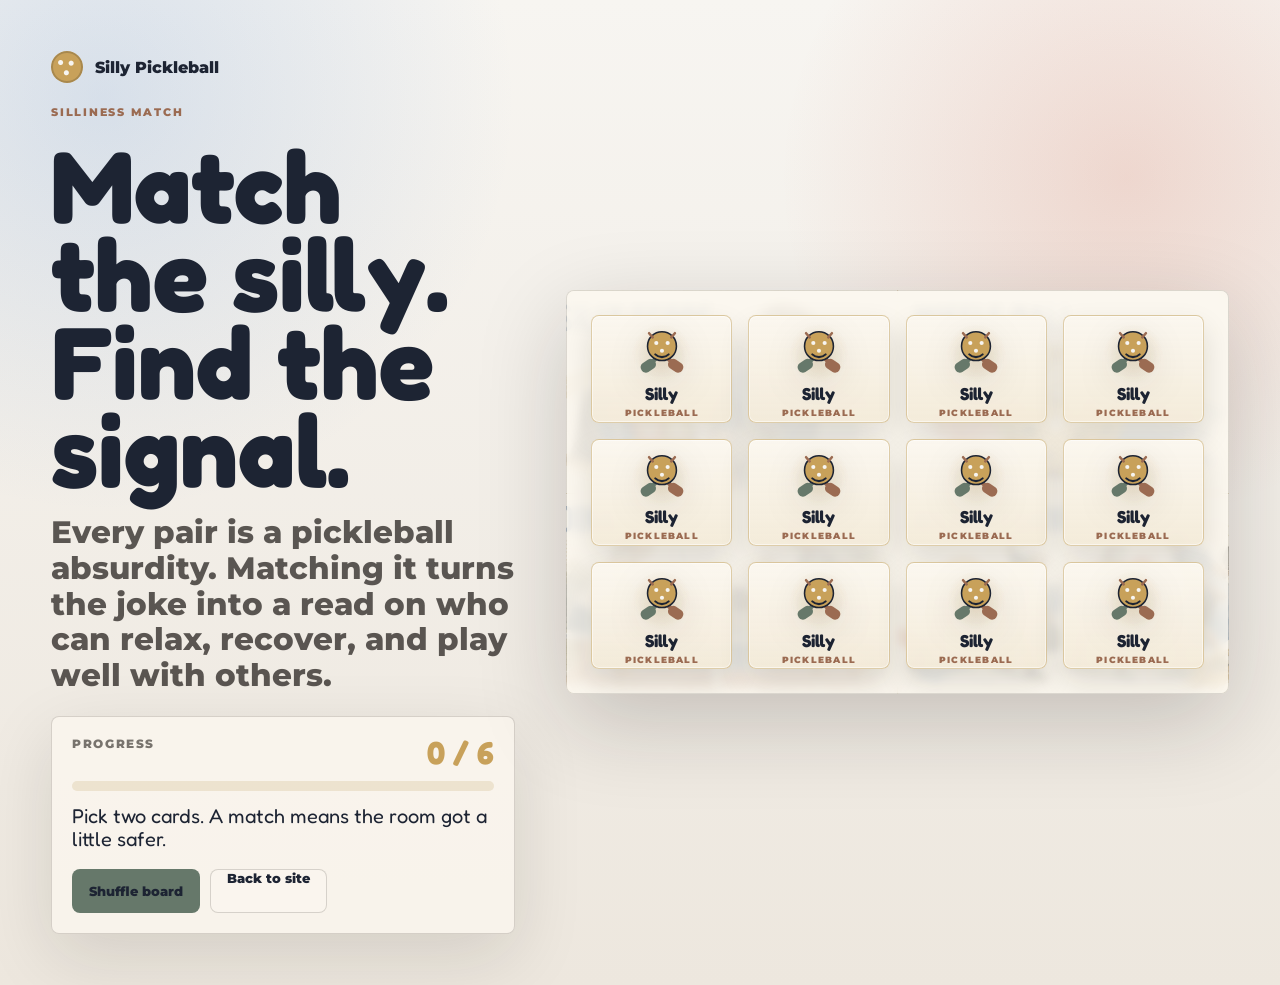
<file: game.html>
<!doctype html>
<html lang="en">
<head>
  <meta charset="utf-8">
  <meta name="viewport" content="width=device-width, initial-scale=1">
  <title>Silly Pickleball Memory Game</title>
  <meta name="description" content="Match silly pickleball moments and reveal the social signal underneath.">
  <link rel="preconnect" href="https://fonts.googleapis.com">
  <link rel="preconnect" href="https://fonts.gstatic.com" crossorigin>
  <link href="https://fonts.googleapis.com/css2?family=Fredoka:wght@600;700&family=Montserrat:wght@500;700;800;900&display=swap" rel="stylesheet">
  <style>
    :root {
      --paper: #F7F5F1;
      --cream: #EDE7DE;
      --ink: #1D2433;
      --blue: #66786A;
      --gold: #C8A15A;
      --red: #9B6B52;
      --green: #66786A;
      --line: rgba(26, 22, 18, .16);
      --sans: "Montserrat", Arial, sans-serif;
      --serif: "Fredoka", "Montserrat", Arial, sans-serif;
    }

    * { box-sizing: border-box; }

    body {
      margin: 0;
      min-height: 100vh;
      color: var(--ink);
      font-family: var(--sans);
      background:
        radial-gradient(circle at 8% 10%, rgba(91, 143, 212, .20), transparent 28%),
        radial-gradient(circle at 88% 18%, rgba(200, 70, 44, .16), transparent 25%),
        linear-gradient(180deg, var(--paper), var(--cream));
    }

    a { color: inherit; text-decoration: none; }

    .game-shell {
      min-height: 100vh;
      display: grid;
      grid-template-columns: minmax(300px, .7fr) minmax(560px, 1fr);
      gap: clamp(24px, 4vw, 64px);
      padding: clamp(20px, 4vw, 64px);
      align-items: center;
    }

    .copy-panel {
      display: grid;
      align-content: center;
      gap: 22px;
      min-height: calc(100vh - 128px);
    }

    .brand-row {
      display: flex;
      align-items: center;
      gap: 12px;
      font-weight: 850;
    }

    .brand-ball {
      width: 32px;
      height: 32px;
      border-radius: 999px;
      background:
        radial-gradient(circle at 30% 36%, var(--paper) 0 2px, transparent 3px),
        radial-gradient(circle at 63% 38%, var(--paper) 0 2px, transparent 3px),
        radial-gradient(circle at 48% 68%, var(--paper) 0 2px, transparent 3px),
        var(--gold);
      box-shadow: inset 0 0 0 2px rgba(26, 22, 18, .18);
    }

    .eyebrow {
      margin: 0;
      font-size: .68rem;
      font-weight: 850;
      letter-spacing: .16em;
      text-transform: uppercase;
      color: var(--red);
    }

    h1 {
      margin: 0;
      max-width: 760px;
      font-family: var(--serif);
      font-size: clamp(4rem, 8vw, 8.6rem);
      line-height: .86;
      font-weight: 700;
    }

    .lede {
      margin: 0;
      max-width: 610px;
      font-family: var(--sans);
      font-size: clamp(1.25rem, 2.4vw, 2rem);
      line-height: 1.16;
      font-weight: 800;
      color: rgba(26, 22, 18, .70);
    }

    .score-card {
      width: min(100%, 520px);
      padding: 20px;
      border: 1px solid var(--line);
      border-radius: 8px;
      background: rgba(251, 247, 239, .78);
      box-shadow: 0 22px 70px rgba(26, 22, 18, .12);
    }

    .score-top {
      display: flex;
      justify-content: space-between;
      gap: 18px;
      font-size: .72rem;
      font-weight: 850;
      letter-spacing: .14em;
      text-transform: uppercase;
      color: rgba(26, 22, 18, .58);
    }

    .score-count {
      font-family: var(--serif);
      font-size: 2rem;
      line-height: 1;
      color: var(--gold);
      letter-spacing: 0;
      white-space: nowrap;
    }

    .bar {
      height: 10px;
      margin-top: 12px;
      border-radius: 999px;
      overflow: hidden;
      background: rgba(184, 149, 74, .18);
    }

    .fill {
      width: 0%;
      height: 100%;
      background: linear-gradient(90deg, var(--blue), var(--gold), var(--red));
      transition: width .28s ease;
    }

    .status {
      min-height: 44px;
      margin: 14px 0 0;
      font-family: var(--serif);
      font-size: 1.25rem;
      line-height: 1.15;
    }

    .actions {
      display: flex;
      flex-wrap: wrap;
      gap: 10px;
      margin-top: 18px;
    }

    .button {
      min-height: 44px;
      padding: 0 16px;
      border: 1px solid transparent;
      border-radius: 8px;
      font: 850 .82rem var(--sans);
      cursor: pointer;
    }

    .button.primary {
      background: var(--blue);
      color: var(--ink);
    }

    .button.secondary {
      background: rgba(251, 247, 239, .68);
      border-color: var(--line);
      color: var(--ink);
    }

    .board-wrap {
      position: relative;
      padding: clamp(14px, 2vw, 24px);
      border: 1px solid rgba(26, 22, 18, .14);
      border-radius: 8px;
      background:
        linear-gradient(180deg, rgba(251, 247, 239, .86), rgba(251, 247, 239, .54)),
        url("assets/silly-surface-sections.png") center / cover;
      box-shadow: 0 28px 90px rgba(26, 22, 18, .20);
      overflow: hidden;
    }

    .board-wrap::before {
      content: "";
      position: absolute;
      inset: 0;
      background: rgba(251, 247, 239, .74);
      backdrop-filter: blur(4px);
    }

    .board {
      position: relative;
      display: grid;
      grid-template-columns: repeat(4, minmax(0, 1fr));
      gap: clamp(10px, 1.4vw, 16px);
      perspective: 1200px;
    }

    .card {
      position: relative;
      aspect-ratio: 1 / .76;
      border: 0;
      padding: 0;
      background: transparent;
      cursor: pointer;
      font: inherit;
      color: inherit;
      perspective: 1000px;
    }

    .card:focus-visible {
      outline: 3px solid var(--blue);
      outline-offset: 4px;
      border-radius: 8px;
    }

    .card-inner {
      position: absolute;
      inset: 0;
      transform-style: preserve-3d;
      transition: transform .36s cubic-bezier(.22, 1, .36, 1);
    }

    .card.open .card-inner,
    .card.matched .card-inner {
      transform: rotateY(180deg);
    }

    .face {
      position: absolute;
      inset: 0;
      display: grid;
      place-items: center;
      text-align: center;
      border-radius: 8px;
      border: 1.5px solid rgba(184, 149, 74, .42);
      backface-visibility: hidden;
      overflow: hidden;
      box-shadow: 0 14px 30px rgba(26, 22, 18, .12), inset 0 0 0 1px rgba(255, 255, 255, .52);
    }

    .front {
      background:
        radial-gradient(circle at 50% 35%, rgba(184, 149, 74, .22), transparent 30%),
        linear-gradient(180deg, rgba(251, 247, 239, .98), rgba(243, 234, 216, .92));
    }

    .card-logo {
      display: grid;
      place-items: center;
      gap: 6px;
      width: 100%;
      padding: 10px;
    }

    .card-logo svg {
      display: block;
      width: min(76px, 52%);
      height: auto;
      filter: drop-shadow(0 10px 18px rgba(26, 22, 18, .14));
    }

    .card-logo strong {
      display: block;
      font-family: var(--serif);
      font-size: clamp(.95rem, 1.35vw, 1.34rem);
      line-height: .92;
      color: var(--ink);
    }

    .card-logo span {
      display: block;
      font-size: clamp(.48rem, .68vw, .64rem);
      font-weight: 900;
      letter-spacing: .14em;
      text-transform: uppercase;
      color: var(--red);
    }

    .back {
      transform: rotateY(180deg);
      align-content: center;
      gap: 4px;
      padding: 8px;
      background: linear-gradient(180deg, rgba(26, 22, 18, .97), rgba(26, 22, 18, .90));
      color: var(--paper);
    }

    .matched .back {
      background: linear-gradient(180deg, #124a76, #17344f);
      border-color: rgba(91, 143, 212, .76);
    }

    .card-graphic {
      display: grid;
      place-items: center;
      width: min(54px, 34%);
      aspect-ratio: 1;
      margin: 0 auto 2px;
      border-radius: 999px;
      background: rgba(251, 247, 239, .10);
      box-shadow: inset 0 0 0 1px rgba(251, 247, 239, .14);
    }

    .card-graphic svg {
      display: block;
      width: 78%;
      height: 78%;
    }

    .card-title {
      display: block;
      font-family: var(--serif);
      font-size: clamp(.82rem, 1.2vw, 1.22rem);
      line-height: .96;
      font-weight: 850;
    }

    .card-note {
      display: block;
      max-width: 92%;
      margin: 0 auto;
      font-size: clamp(.48rem, .66vw, .62rem);
      line-height: 1.12;
      font-weight: 850;
      letter-spacing: .08em;
      text-transform: uppercase;
      color: #f4d98b;
    }

    @media (max-width: 1040px) {
      .game-shell {
        grid-template-columns: 1fr;
        align-items: start;
      }

      .copy-panel {
        min-height: auto;
      }
    }

    @media (max-width: 640px) {
      .game-shell {
        padding: 16px;
      }

      .board {
        grid-template-columns: repeat(3, minmax(0, 1fr));
      }
    }
  </style>
</head>
<body>
  <main class="game-shell">
    <section class="copy-panel" aria-labelledby="game-title">
      <a class="brand-row" href="index.html" aria-label="Silly Pickleball home">
        <span class="brand-ball" aria-hidden="true"></span>
        <span>Silly Pickleball</span>
      </a>
      <p class="eyebrow">Silliness match</p>
      <h1 id="game-title">Match the silly. Find the signal.</h1>
      <p class="lede">Every pair is a pickleball absurdity. Matching it turns the joke into a read on who can relax, recover, and play well with others.</p>
      <div class="score-card" aria-live="polite">
        <div class="score-top">
          <span>Progress</span>
          <span class="score-count" id="score-count">0 / 6</span>
        </div>
        <div class="bar" aria-hidden="true"><div class="fill" id="fill"></div></div>
        <p class="status" id="status">Pick two cards. A match means the room got a little safer.</p>
        <div class="actions">
          <button class="button primary" id="reset" type="button">Shuffle board</button>
          <a class="button secondary" href="index.html">Back to site</a>
        </div>
      </div>
    </section>

    <section class="board-wrap" aria-label="Silly Pickleball memory game board">
      <div class="board" id="board"></div>
    </section>
  </main>

  <script>
    const art = {
      score: `<svg viewBox="0 0 96 96" aria-hidden="true"><rect x="14" y="22" width="68" height="52" rx="7" fill="#F7F5F1"/><rect x="20" y="28" width="56" height="40" rx="4" fill="#1D2433"/><path d="M30 42h10m8 0h18M30 56h10m8 0h18" stroke="#C8A15A" stroke-width="5" stroke-linecap="round"/><circle cx="30" cy="42" r="3" fill="#9B6B52"/><circle cx="30" cy="56" r="3" fill="#66786A"/></svg>`,
      dink: `<svg viewBox="0 0 96 96" aria-hidden="true"><path d="M26 65l18-18" stroke="#F7F5F1" stroke-width="6" stroke-linecap="round"/><path d="M70 65L52 47" stroke="#F7F5F1" stroke-width="6" stroke-linecap="round"/><rect x="18" y="54" width="26" height="18" rx="8" transform="rotate(-32 31 63)" fill="#66786A"/><rect x="52" y="54" width="26" height="18" rx="8" transform="rotate(32 65 63)" fill="#9B6B52"/><circle cx="48" cy="33" r="10" fill="#C8A15A"/><path d="M30 36c9-8 27-8 36 0" stroke="#C8A15A" stroke-width="4" fill="none" stroke-linecap="round"/></svg>`,
      kitchen: `<svg viewBox="0 0 96 96" aria-hidden="true"><rect x="16" y="18" width="64" height="60" rx="5" fill="#66786A"/><path d="M16 48h64M48 18v60M16 34h64" stroke="#F7F5F1" stroke-width="4"/><rect x="18" y="20" width="60" height="14" fill="#9B6B52" opacity=".82"/><path d="M30 27h36" stroke="#C8A15A" stroke-width="4" stroke-linecap="round"/><circle cx="64" cy="61" r="6" fill="#C8A15A"/></svg>`,
      middle: `<svg viewBox="0 0 96 96" aria-hidden="true"><path d="M48 18v60" stroke="#F7F5F1" stroke-width="5" stroke-dasharray="6 7" stroke-linecap="round"/><path d="M16 48h24m-8-8l8 8-8 8M80 48H56m8-8l-8 8 8 8" stroke="#66786A" stroke-width="6" fill="none" stroke-linecap="round" stroke-linejoin="round"/><circle cx="28" cy="26" r="10" fill="#9B6B52"/><circle cx="68" cy="70" r="10" fill="#C8A15A"/><text x="48" y="56" text-anchor="middle" font-family="Arial" font-size="30" font-weight="900" fill="#F7F5F1">?</text></svg>`,
      net: `<svg viewBox="0 0 96 96" aria-hidden="true"><path d="M14 51h68" stroke="#F7F5F1" stroke-width="5" stroke-linecap="round"/><path d="M20 34v34M32 34v34M44 34v34M56 34v34M68 34v34M80 34v34" stroke="#F7F5F1" stroke-width="2" opacity=".75"/><path d="M14 34h68v34H14z" fill="none" stroke="#F7F5F1" stroke-width="3"/><path d="M22 27c14 13 32 13 48 0" stroke="#C8A15A" stroke-width="5" fill="none" stroke-linecap="round"/><circle cx="70" cy="28" r="8" fill="#9B6B52"/></svg>`,
      miss: `<svg viewBox="0 0 96 96" aria-hidden="true"><path d="M26 70l22-22" stroke="#F7F5F1" stroke-width="7" stroke-linecap="round"/><rect x="18" y="61" width="31" height="20" rx="9" transform="rotate(-35 33.5 71)" fill="#66786A"/><circle cx="63" cy="28" r="10" fill="#C8A15A"/><path d="M56 42c12 7 19 14 22 25" stroke="#9B6B52" stroke-width="5" fill="none" stroke-linecap="round" stroke-dasharray="2 8"/><path d="M64 54l14 14m0-14L64 68" stroke="#C8A15A" stroke-width="6" stroke-linecap="round"/></svg>`
    };

    const pairs = [
      { key: "score", title: "The score", note: "7-11-2 needs a translator", art: art.score },
      { key: "dink", title: "Dinking", note: "soft forever, then chaos", art: art.dink },
      { key: "kitchen", title: "The kitchen", note: "a silly line everyone obeys", art: art.kitchen },
      { key: "middle", title: "Who's got middle?", note: "confusion becomes signal", art: art.middle },
      { key: "net", title: "Net apology", note: "sorry, but also point", art: art.net },
      { key: "miss", title: "Easy miss", note: "the sitter humbles everyone", art: art.miss }
    ];

    const board = document.querySelector("#board");
    const scoreCount = document.querySelector("#score-count");
    const fill = document.querySelector("#fill");
    const status = document.querySelector("#status");
    const reset = document.querySelector("#reset");
    const previewGraphics = new URLSearchParams(window.location.search).get("preview") === "graphics";
    let openCards = [];
    let matched = 0;
    let locked = false;

    function shuffle(items) {
      return items
        .map((item) => ({ item, sort: Math.random() }))
        .sort((a, b) => a.sort - b.sort)
        .map(({ item }) => item);
    }

    function makeDeck() {
      return shuffle(pairs.flatMap((pair) => [
        { ...pair, id: `${pair.key}-a` },
        { ...pair, id: `${pair.key}-b` }
      ]));
    }

    function renderScore(message) {
      scoreCount.textContent = `${matched} / ${pairs.length}`;
      fill.style.width = `${Math.round((matched / pairs.length) * 100)}%`;
      if (message) status.textContent = message;
    }

    function renderBoard() {
      board.innerHTML = "";
      openCards = [];
      matched = 0;
      locked = false;
      makeDeck().forEach((cardData) => {
        const card = document.createElement("button");
        card.className = "card";
        card.type = "button";
        card.dataset.key = cardData.key;
        card.setAttribute("aria-label", `Hidden card for ${cardData.title}`);
        card.innerHTML = `
          <span class="card-inner">
            <span class="face front">
              <span class="card-logo">
                <svg viewBox="0 0 120 104" aria-hidden="true">
                  <path d="M32 79l22-22" stroke="#66786A" stroke-width="8" stroke-linecap="round"/>
                  <path d="M88 79L66 57" stroke="#9B6B52" stroke-width="8" stroke-linecap="round"/>
                  <rect x="18" y="67" width="31" height="20" rx="9" transform="rotate(-34 33.5 77)" fill="#66786A"/>
                  <rect x="71" y="67" width="31" height="20" rx="9" transform="rotate(34 86.5 77)" fill="#9B6B52"/>
                  <circle cx="60" cy="39" r="28" fill="#C8A15A" stroke="#1D2433" stroke-width="3"/>
                  <circle cx="49" cy="33" r="4" fill="#F7F5F1"/>
                  <circle cx="71" cy="33" r="4" fill="#F7F5F1"/>
                  <circle cx="60" cy="48" r="4" fill="#F7F5F1"/>
                  <path d="M47 55c7 7 19 7 26 0" stroke="#1D2433" stroke-width="4" fill="none" stroke-linecap="round"/>
                  <path d="M42 22l-7-8m43 8l7-8" stroke="#9B6B52" stroke-width="5" stroke-linecap="round"/>
                </svg>
                <strong>Silly</strong>
                <span>Pickleball</span>
              </span>
            </span>
            <span class="face back">
              <span class="card-graphic">${cardData.art}</span>
              <span class="card-title">${cardData.title}</span>
              <span class="card-note">${cardData.note}</span>
            </span>
          </span>
        `;
        if (previewGraphics) {
          card.classList.add("open");
        }
        card.addEventListener("click", () => chooseCard(card, cardData));
        board.appendChild(card);
      });
      renderScore("Pick two cards. A match means the room got a little safer.");
    }

    function chooseCard(card, cardData) {
      if (locked || card.classList.contains("open") || card.classList.contains("matched")) return;
      card.classList.add("open");
      card.setAttribute("aria-label", `${cardData.title}: ${cardData.note}`);
      openCards.push(card);

      if (openCards.length === 1) {
        renderScore("Find the matching silly moment.");
        return;
      }

      locked = true;
      const [first, second] = openCards;
      if (first.dataset.key === second.dataset.key) {
        first.classList.add("matched");
        second.classList.add("matched");
        first.disabled = true;
        second.disabled = true;
        matched += 1;
        openCards = [];
        locked = false;
        renderScore(matched === pairs.length ? "Board cleared. The silliness became a connection graph." : "Match made. That joke now has signal.");
        return;
      }

      renderScore("Not the same silliness. Reset the moment and try again.");
      setTimeout(() => {
        first.classList.remove("open");
        second.classList.remove("open");
        first.setAttribute("aria-label", "Hidden card");
        second.setAttribute("aria-label", "Hidden card");
        openCards = [];
        locked = false;
        renderScore("Pick two cards. A match means the room got a little safer.");
      }, 780);
    }

    reset.addEventListener("click", renderBoard);
    renderBoard();
  </script>
</body>
</html>
</file>
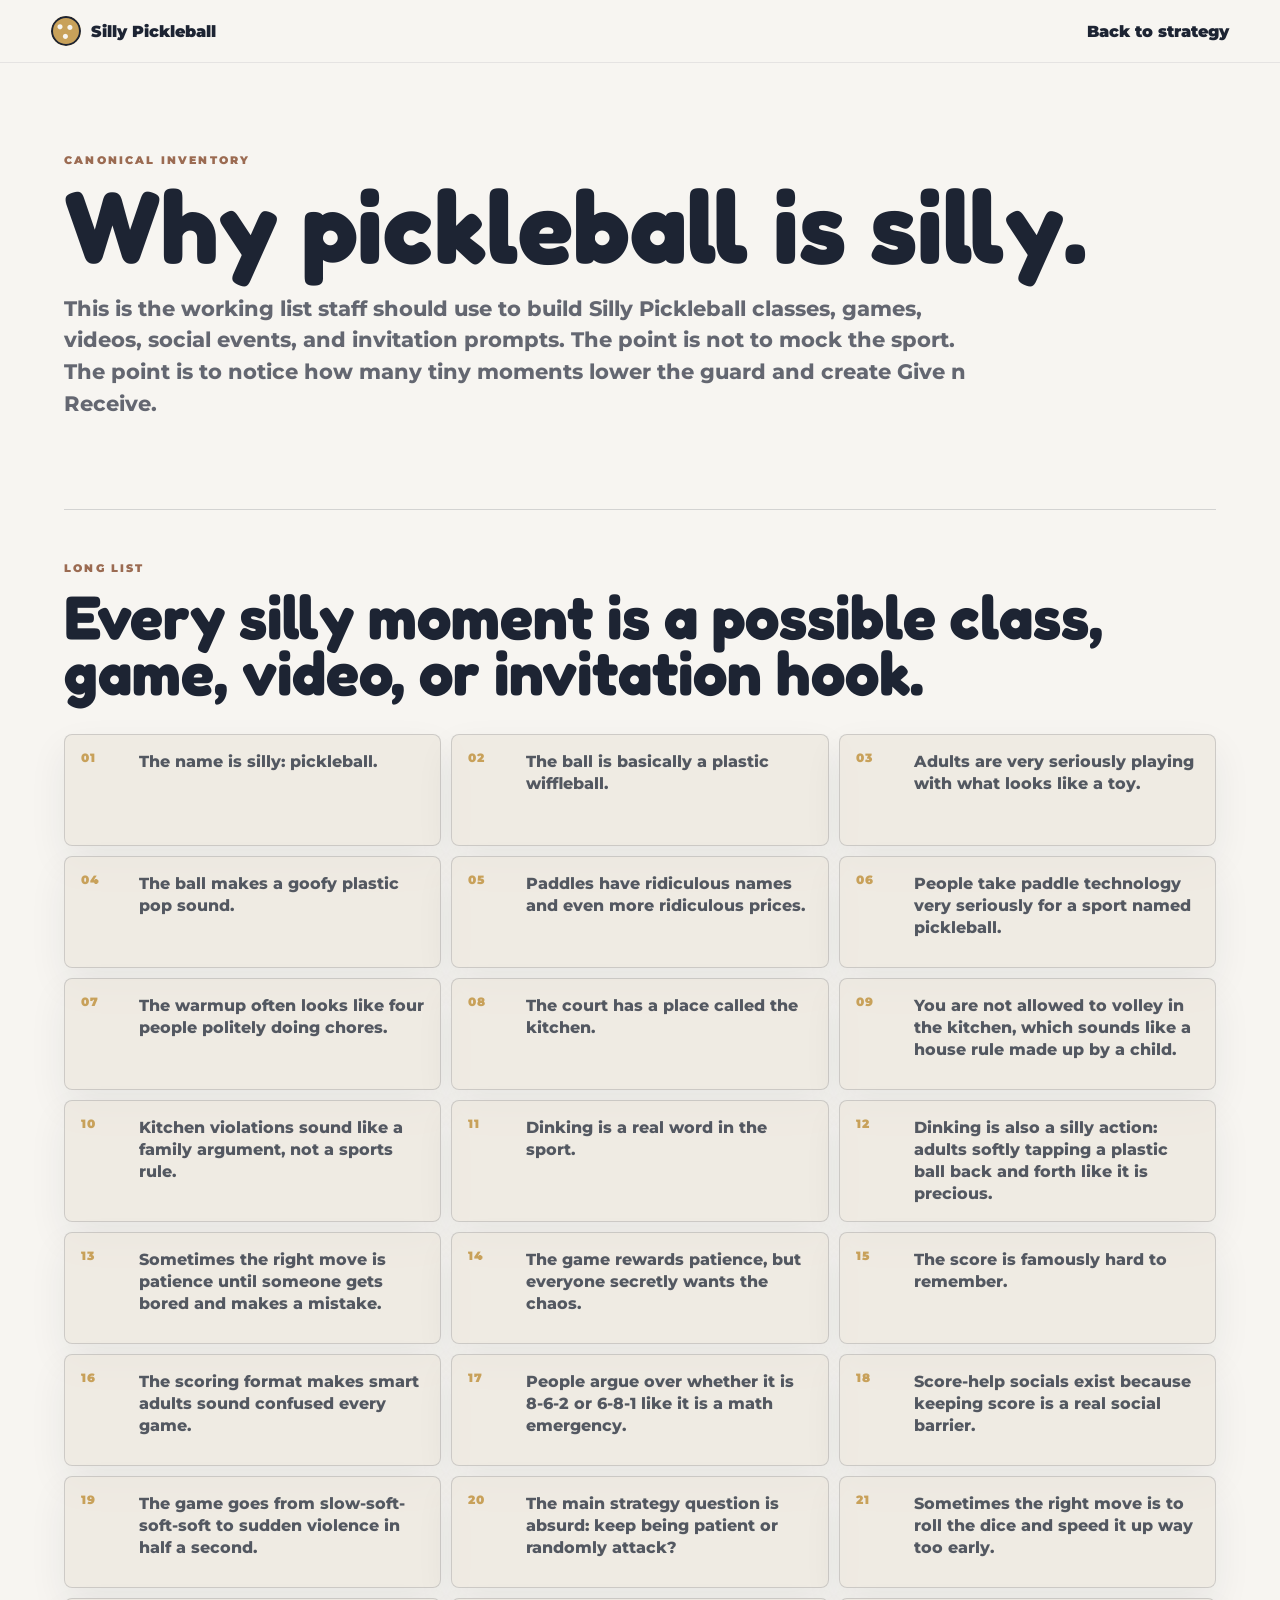
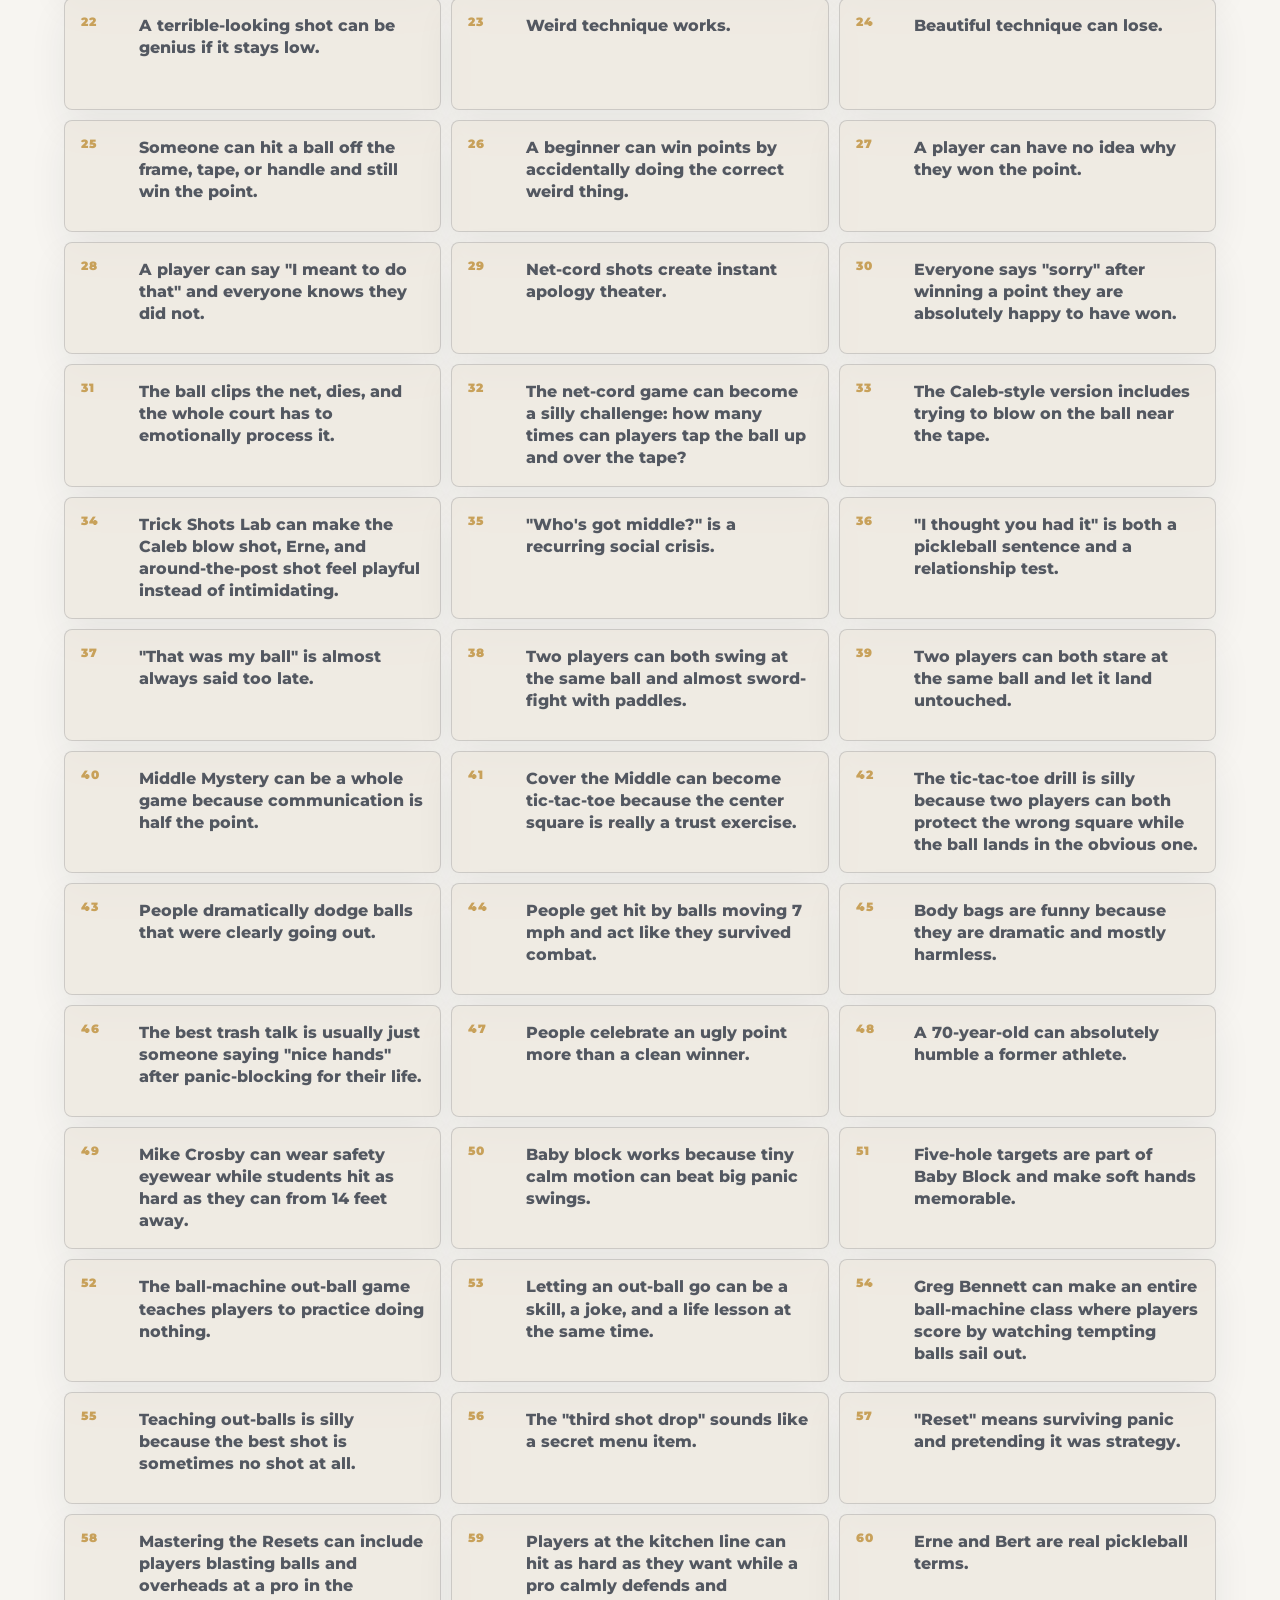
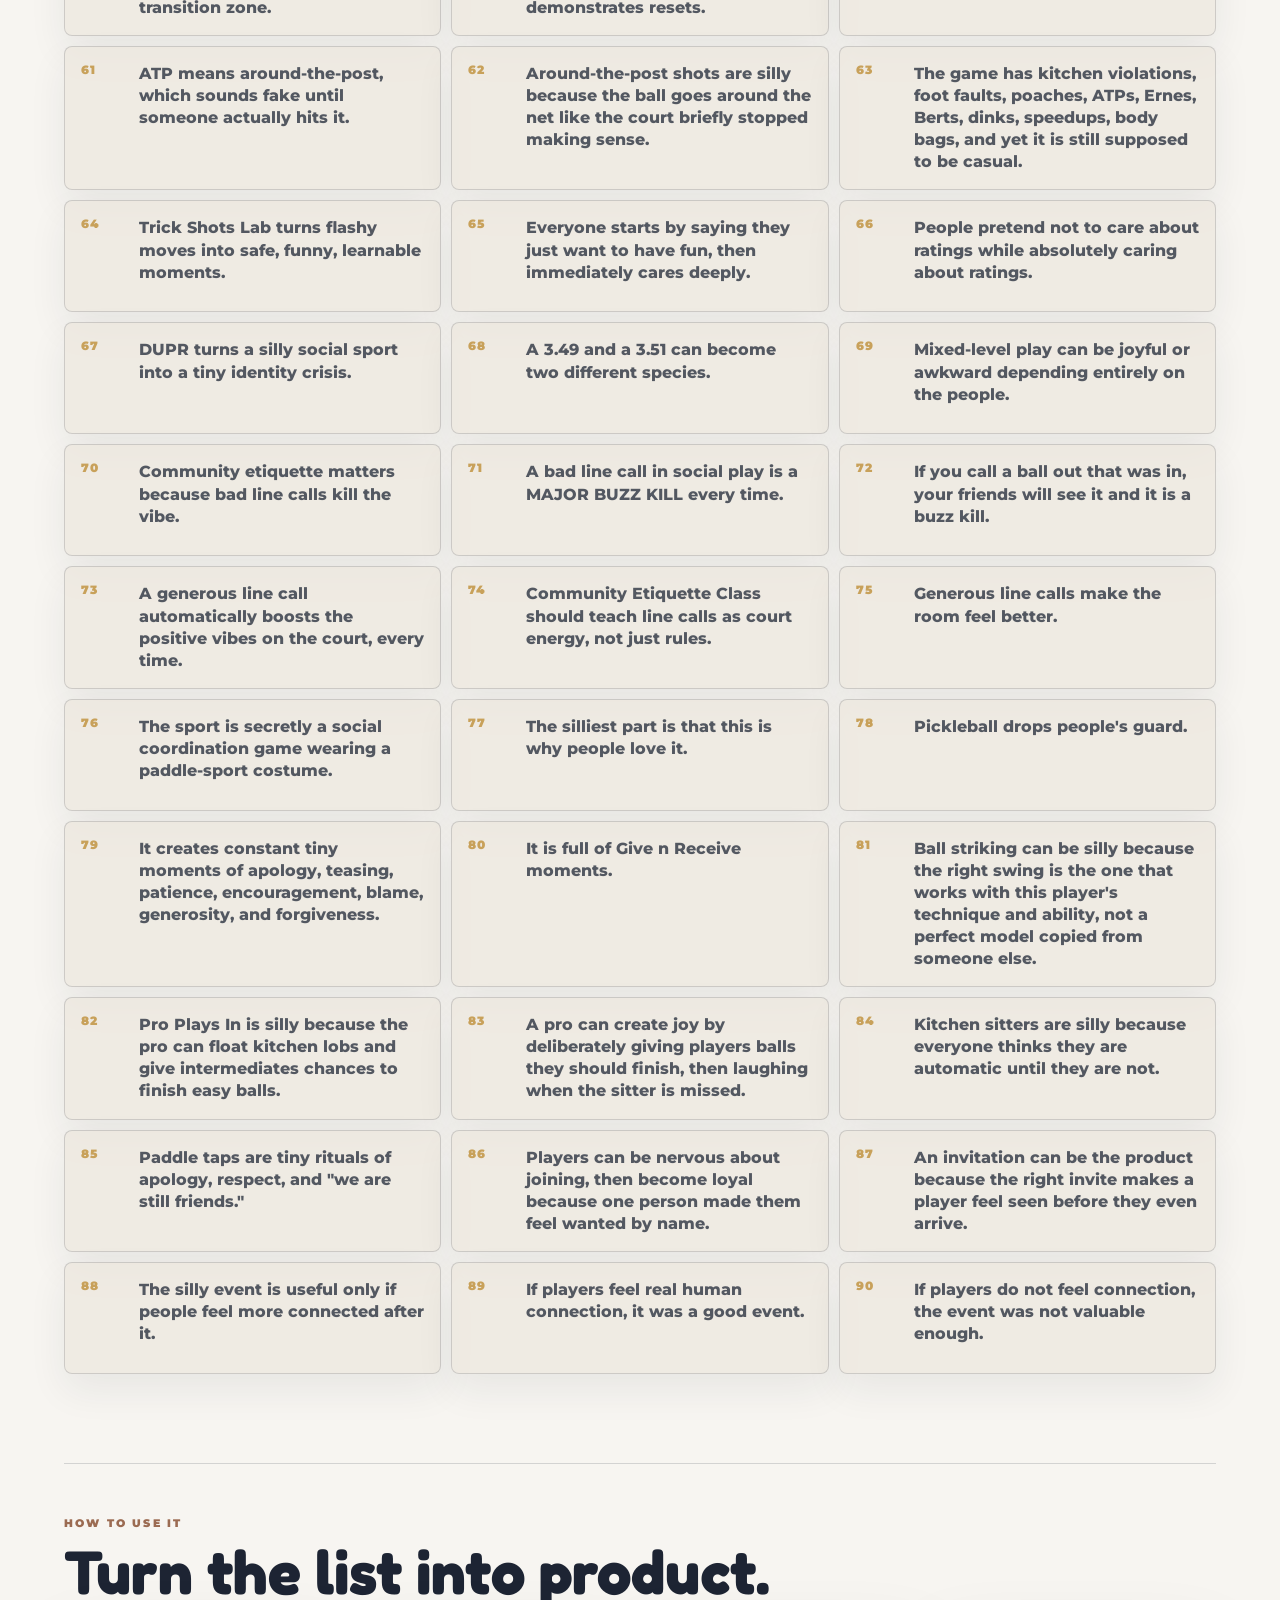
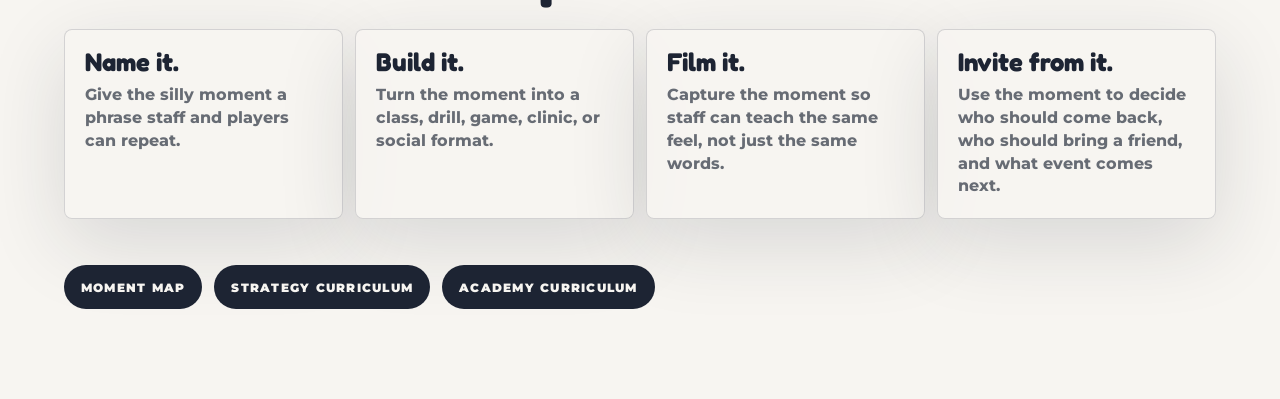
<file: silly-moments.html>
<!doctype html>
<html lang="en">
<head>
  <meta charset="utf-8">
  <meta name="viewport" content="width=device-width, initial-scale=1">
  <title>Silly Pickleball Moment Inventory</title>
  <meta name="description" content="A long internal inventory of why pickleball is silly and how those moments become Silly Pickleball classes, games, and community events.">
  <link rel="preconnect" href="https://fonts.googleapis.com">
  <link rel="preconnect" href="https://fonts.gstatic.com" crossorigin>
  <link href="https://fonts.googleapis.com/css2?family=Fredoka:wght@600;700&family=Montserrat:wght@500;700;800;900&display=swap" rel="stylesheet">
  <style>
    :root {
      --paper: #F7F5F1;
      --cream: #EDE7DE;
      --ink: #1D2433;
      --sage: #66786A;
      --gold: #C8A15A;
      --red: #9B6B52;
      --line: rgba(29, 36, 51, .16);
      --shadow: 0 24px 80px rgba(29, 36, 51, .14);
      --sans: "Montserrat", Arial, sans-serif;
      --display: "Fredoka", "Montserrat", Arial, sans-serif;
    }

    * { box-sizing: border-box; }

    body {
      margin: 0;
      background: var(--paper);
      color: var(--ink);
      font-family: var(--sans);
    }

    a {
      color: inherit;
      text-decoration: none;
    }

    .topbar {
      position: sticky;
      top: 0;
      z-index: 10;
      display: flex;
      justify-content: space-between;
      align-items: center;
      gap: 20px;
      padding: 16px clamp(18px, 4vw, 56px);
      border-bottom: 1px solid rgba(29, 36, 51, .08);
      background: rgba(247, 245, 241, .92);
      backdrop-filter: blur(18px);
      font-weight: 900;
    }

    .brand {
      display: inline-flex;
      align-items: center;
      gap: 10px;
    }

    .ball {
      width: 30px;
      height: 30px;
      border-radius: 999px;
      background:
        radial-gradient(circle at 30% 36%, var(--paper) 0 2px, transparent 3px),
        radial-gradient(circle at 63% 38%, var(--paper) 0 2px, transparent 3px),
        radial-gradient(circle at 48% 68%, var(--paper) 0 2px, transparent 3px),
        var(--gold);
      box-shadow: inset 0 0 0 2px var(--ink);
    }

    main {
      padding: clamp(56px, 7vw, 108px) clamp(20px, 5vw, 80px);
    }

    .eyebrow {
      margin: 0 0 14px;
      color: var(--red);
      font-size: .68rem;
      font-weight: 900;
      letter-spacing: .2em;
      text-transform: uppercase;
    }

    h1,
    h2 {
      margin: 0;
      font-family: var(--display);
      letter-spacing: 0;
    }

    h1 {
      max-width: 1180px;
      font-size: clamp(3.4rem, 8vw, 8.7rem);
      line-height: .86;
    }

    h2 {
      font-size: clamp(2rem, 4.8vw, 5.7rem);
      line-height: .9;
    }

    .lede {
      max-width: 920px;
      margin: 24px 0 0;
      color: rgba(29, 36, 51, .68);
      font-size: clamp(1.06rem, 1.7vw, 1.34rem);
      line-height: 1.48;
      font-weight: 750;
    }

    .section {
      margin-top: clamp(54px, 7vw, 96px);
      padding-top: clamp(28px, 4vw, 54px);
      border-top: 1px solid var(--line);
    }

    .moments-list {
      display: grid;
      grid-template-columns: repeat(3, minmax(0, 1fr));
      gap: 10px;
      margin: 34px 0 0;
      padding: 0;
      list-style: none;
      counter-reset: moment;
    }

    .moments-list li {
      counter-increment: moment;
      display: grid;
      grid-template-columns: 46px 1fr;
      gap: 12px;
      align-items: start;
      min-height: 112px;
      padding: 16px;
      border: 1px solid var(--line);
      border-radius: 8px;
      background: rgba(237, 231, 222, .74);
      box-shadow: 0 16px 38px rgba(29, 36, 51, .07);
      color: rgba(29, 36, 51, .74);
      font-weight: 780;
      line-height: 1.38;
    }

    .moments-list li::before {
      content: counter(moment, decimal-leading-zero);
      color: var(--gold);
      font-size: .72rem;
      font-weight: 900;
      letter-spacing: .1em;
    }

    .use-grid {
      display: grid;
      grid-template-columns: repeat(4, minmax(0, 1fr));
      gap: 12px;
      margin-top: 30px;
    }

    .use-grid article {
      padding: 20px;
      border: 1px solid var(--line);
      border-radius: 8px;
      background: rgba(247, 245, 241, .86);
      box-shadow: var(--shadow);
    }

    .use-grid b {
      display: block;
      font-family: var(--display);
      font-size: clamp(1.3rem, 2vw, 2rem);
      line-height: .96;
    }

    .use-grid p {
      margin: 10px 0 0;
      color: rgba(29, 36, 51, .66);
      font-weight: 750;
      line-height: 1.42;
    }

    .footer-nav {
      display: flex;
      flex-wrap: wrap;
      gap: 12px;
      margin-top: 46px;
    }

    .button {
      display: inline-flex;
      align-items: center;
      justify-content: center;
      min-height: 44px;
      padding: 0 16px;
      border: 1px solid var(--line);
      border-radius: 999px;
      background: var(--ink);
      color: var(--paper);
      font-size: .78rem;
      font-weight: 900;
      letter-spacing: .1em;
      text-transform: uppercase;
    }

    @media (max-width: 1100px) {
      .moments-list {
        grid-template-columns: repeat(2, minmax(0, 1fr));
      }

      .use-grid {
        grid-template-columns: repeat(2, minmax(0, 1fr));
      }
    }

    @media (max-width: 720px) {
      .moments-list,
      .use-grid {
        grid-template-columns: 1fr;
      }
    }
  </style>
</head>
<body>
  <header class="topbar">
    <a class="brand" href="index.html">
      <span class="ball" aria-hidden="true"></span>
      <span>Silly Pickleball</span>
    </a>
    <a href="strategy.html#curriculum">Back to strategy</a>
  </header>

  <main>
    <p class="eyebrow">Canonical inventory</p>
    <h1>Why pickleball is silly.</h1>
    <p class="lede">This is the working list staff should use to build Silly Pickleball classes, games, videos, social events, and invitation prompts. The point is not to mock the sport. The point is to notice how many tiny moments lower the guard and create Give n Receive.</p>

    <section class="section" aria-labelledby="list-title">
      <p class="eyebrow">Long list</p>
      <h2 id="list-title">Every silly moment is a possible class, game, video, or invitation hook.</h2>
      <ol class="moments-list">
        <li>The name is silly: pickleball.</li>
        <li>The ball is basically a plastic wiffleball.</li>
        <li>Adults are very seriously playing with what looks like a toy.</li>
        <li>The ball makes a goofy plastic pop sound.</li>
        <li>Paddles have ridiculous names and even more ridiculous prices.</li>
        <li>People take paddle technology very seriously for a sport named pickleball.</li>
        <li>The warmup often looks like four people politely doing chores.</li>
        <li>The court has a place called the kitchen.</li>
        <li>You are not allowed to volley in the kitchen, which sounds like a house rule made up by a child.</li>
        <li>Kitchen violations sound like a family argument, not a sports rule.</li>
        <li>Dinking is a real word in the sport.</li>
        <li>Dinking is also a silly action: adults softly tapping a plastic ball back and forth like it is precious.</li>
        <li>Sometimes the right move is patience until someone gets bored and makes a mistake.</li>
        <li>The game rewards patience, but everyone secretly wants the chaos.</li>
        <li>The score is famously hard to remember.</li>
        <li>The scoring format makes smart adults sound confused every game.</li>
        <li>People argue over whether it is 8-6-2 or 6-8-1 like it is a math emergency.</li>
        <li>Score-help socials exist because keeping score is a real social barrier.</li>
        <li>The game goes from slow-soft-soft-soft to sudden violence in half a second.</li>
        <li>The main strategy question is absurd: keep being patient or randomly attack?</li>
        <li>Sometimes the right move is to roll the dice and speed it up way too early.</li>
        <li>A terrible-looking shot can be genius if it stays low.</li>
        <li>Weird technique works.</li>
        <li>Beautiful technique can lose.</li>
        <li>Someone can hit a ball off the frame, tape, or handle and still win the point.</li>
        <li>A beginner can win points by accidentally doing the correct weird thing.</li>
        <li>A player can have no idea why they won the point.</li>
        <li>A player can say "I meant to do that" and everyone knows they did not.</li>
        <li>Net-cord shots create instant apology theater.</li>
        <li>Everyone says "sorry" after winning a point they are absolutely happy to have won.</li>
        <li>The ball clips the net, dies, and the whole court has to emotionally process it.</li>
        <li>The net-cord game can become a silly challenge: how many times can players tap the ball up and over the tape?</li>
        <li>The Caleb-style version includes trying to blow on the ball near the tape.</li>
        <li>Trick Shots Lab can make the Caleb blow shot, Erne, and around-the-post shot feel playful instead of intimidating.</li>
        <li>"Who's got middle?" is a recurring social crisis.</li>
        <li>"I thought you had it" is both a pickleball sentence and a relationship test.</li>
        <li>"That was my ball" is almost always said too late.</li>
        <li>Two players can both swing at the same ball and almost sword-fight with paddles.</li>
        <li>Two players can both stare at the same ball and let it land untouched.</li>
        <li>Middle Mystery can be a whole game because communication is half the point.</li>
        <li>Cover the Middle can become tic-tac-toe because the center square is really a trust exercise.</li>
        <li>The tic-tac-toe drill is silly because two players can both protect the wrong square while the ball lands in the obvious one.</li>
        <li>People dramatically dodge balls that were clearly going out.</li>
        <li>People get hit by balls moving 7 mph and act like they survived combat.</li>
        <li>Body bags are funny because they are dramatic and mostly harmless.</li>
        <li>The best trash talk is usually just someone saying "nice hands" after panic-blocking for their life.</li>
        <li>People celebrate an ugly point more than a clean winner.</li>
        <li>A 70-year-old can absolutely humble a former athlete.</li>
        <li>Mike Crosby can wear safety eyewear while students hit as hard as they can from 14 feet away.</li>
        <li>Baby block works because tiny calm motion can beat big panic swings.</li>
        <li>Five-hole targets are part of Baby Block and make soft hands memorable.</li>
        <li>The ball-machine out-ball game teaches players to practice doing nothing.</li>
        <li>Letting an out-ball go can be a skill, a joke, and a life lesson at the same time.</li>
        <li>Greg Bennett can make an entire ball-machine class where players score by watching tempting balls sail out.</li>
        <li>Teaching out-balls is silly because the best shot is sometimes no shot at all.</li>
        <li>The "third shot drop" sounds like a secret menu item.</li>
        <li>"Reset" means surviving panic and pretending it was strategy.</li>
        <li>Mastering the Resets can include players blasting balls and overheads at a pro in the transition zone.</li>
        <li>Players at the kitchen line can hit as hard as they want while a pro calmly defends and demonstrates resets.</li>
        <li>Erne and Bert are real pickleball terms.</li>
        <li>ATP means around-the-post, which sounds fake until someone actually hits it.</li>
        <li>Around-the-post shots are silly because the ball goes around the net like the court briefly stopped making sense.</li>
        <li>The game has kitchen violations, foot faults, poaches, ATPs, Ernes, Berts, dinks, speedups, body bags, and yet it is still supposed to be casual.</li>
        <li>Trick Shots Lab turns flashy moves into safe, funny, learnable moments.</li>
        <li>Everyone starts by saying they just want to have fun, then immediately cares deeply.</li>
        <li>People pretend not to care about ratings while absolutely caring about ratings.</li>
        <li>DUPR turns a silly social sport into a tiny identity crisis.</li>
        <li>A 3.49 and a 3.51 can become two different species.</li>
        <li>Mixed-level play can be joyful or awkward depending entirely on the people.</li>
        <li>Community etiquette matters because bad line calls kill the vibe.</li>
        <li>A bad line call in social play is a MAJOR BUZZ KILL every time.</li>
        <li>If you call a ball out that was in, your friends will see it and it is a buzz kill.</li>
        <li>A generous line call automatically boosts the positive vibes on the court, every time.</li>
        <li>Community Etiquette Class should teach line calls as court energy, not just rules.</li>
        <li>Generous line calls make the room feel better.</li>
        <li>The sport is secretly a social coordination game wearing a paddle-sport costume.</li>
        <li>The silliest part is that this is why people love it.</li>
        <li>Pickleball drops people's guard.</li>
        <li>It creates constant tiny moments of apology, teasing, patience, encouragement, blame, generosity, and forgiveness.</li>
        <li>It is full of Give n Receive moments.</li>
        <li>Ball striking can be silly because the right swing is the one that works with this player's technique and ability, not a perfect model copied from someone else.</li>
        <li>Pro Plays In is silly because the pro can float kitchen lobs and give intermediates chances to finish easy balls.</li>
        <li>A pro can create joy by deliberately giving players balls they should finish, then laughing when the sitter is missed.</li>
        <li>Kitchen sitters are silly because everyone thinks they are automatic until they are not.</li>
        <li>Paddle taps are tiny rituals of apology, respect, and "we are still friends."</li>
        <li>Players can be nervous about joining, then become loyal because one person made them feel wanted by name.</li>
        <li>An invitation can be the product because the right invite makes a player feel seen before they even arrive.</li>
        <li>The silly event is useful only if people feel more connected after it.</li>
        <li>If players feel real human connection, it was a good event.</li>
        <li>If players do not feel connection, the event was not valuable enough.</li>
      </ol>
    </section>

    <section class="section" aria-labelledby="use-title">
      <p class="eyebrow">How to use it</p>
      <h2 id="use-title">Turn the list into product.</h2>
      <div class="use-grid">
        <article>
          <b>Name it.</b>
          <p>Give the silly moment a phrase staff and players can repeat.</p>
        </article>
        <article>
          <b>Build it.</b>
          <p>Turn the moment into a class, drill, game, clinic, or social format.</p>
        </article>
        <article>
          <b>Film it.</b>
          <p>Capture the moment so staff can teach the same feel, not just the same words.</p>
        </article>
        <article>
          <b>Invite from it.</b>
          <p>Use the moment to decide who should come back, who should bring a friend, and what event comes next.</p>
        </article>
      </div>
    </section>

    <div class="footer-nav">
      <a class="button" href="index.html#maps">Moment map</a>
      <a class="button" href="strategy.html#curriculum">Strategy curriculum</a>
      <a class="button" href="academy-curriculum.html#queue-title">Academy curriculum</a>
    </div>
  </main>
</body>
</html>
</file>
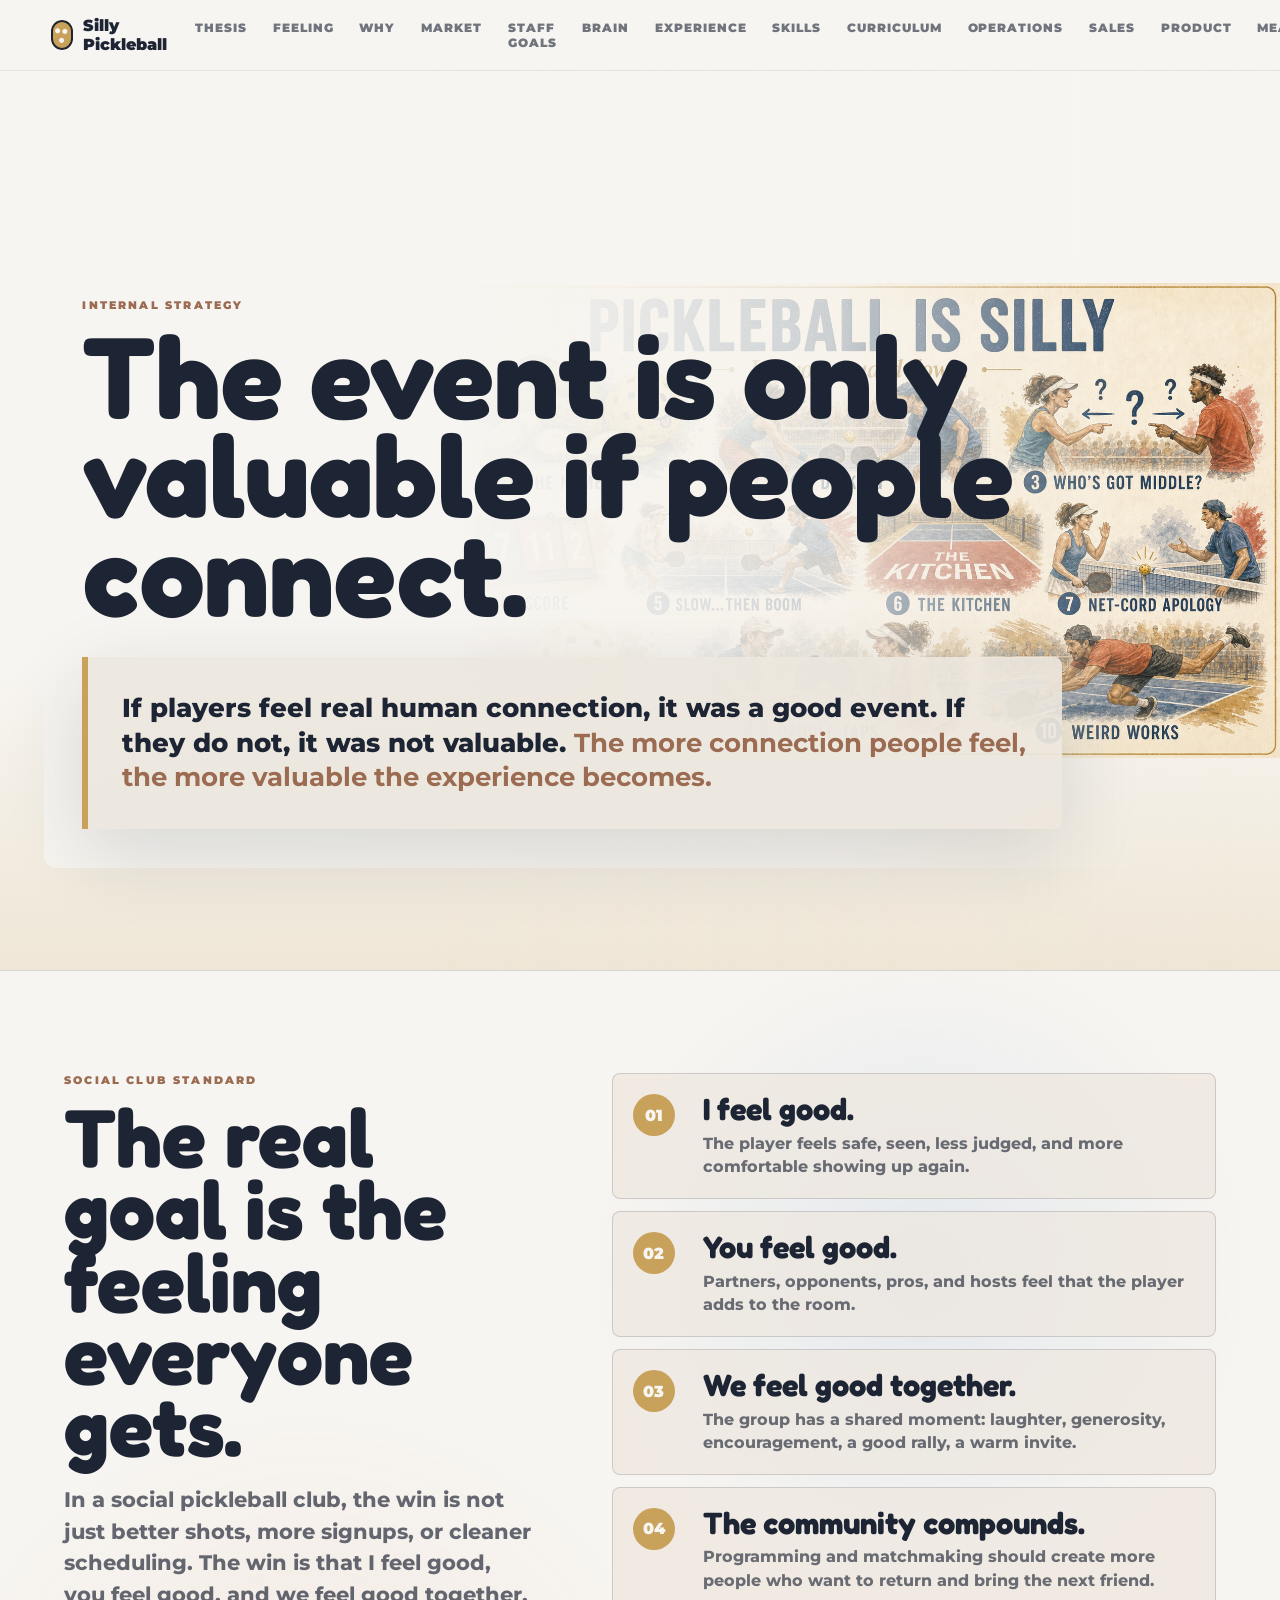
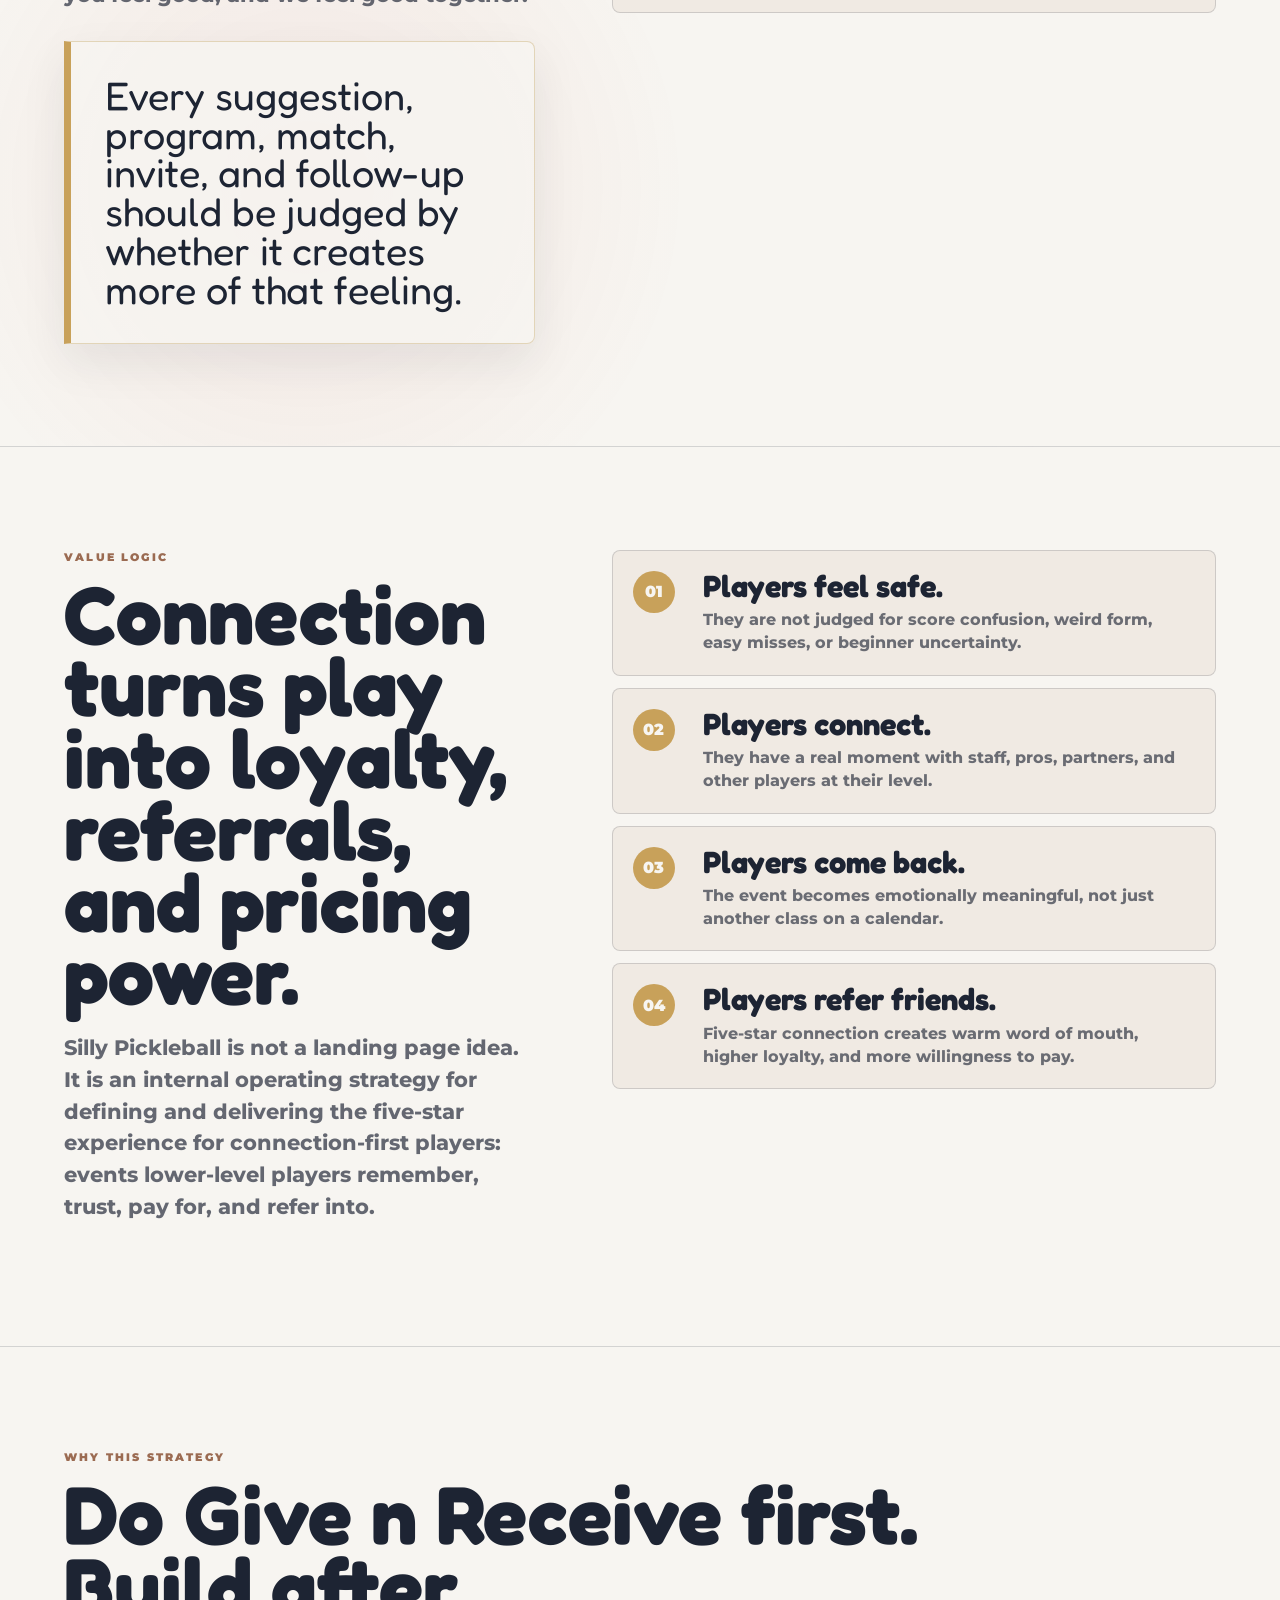
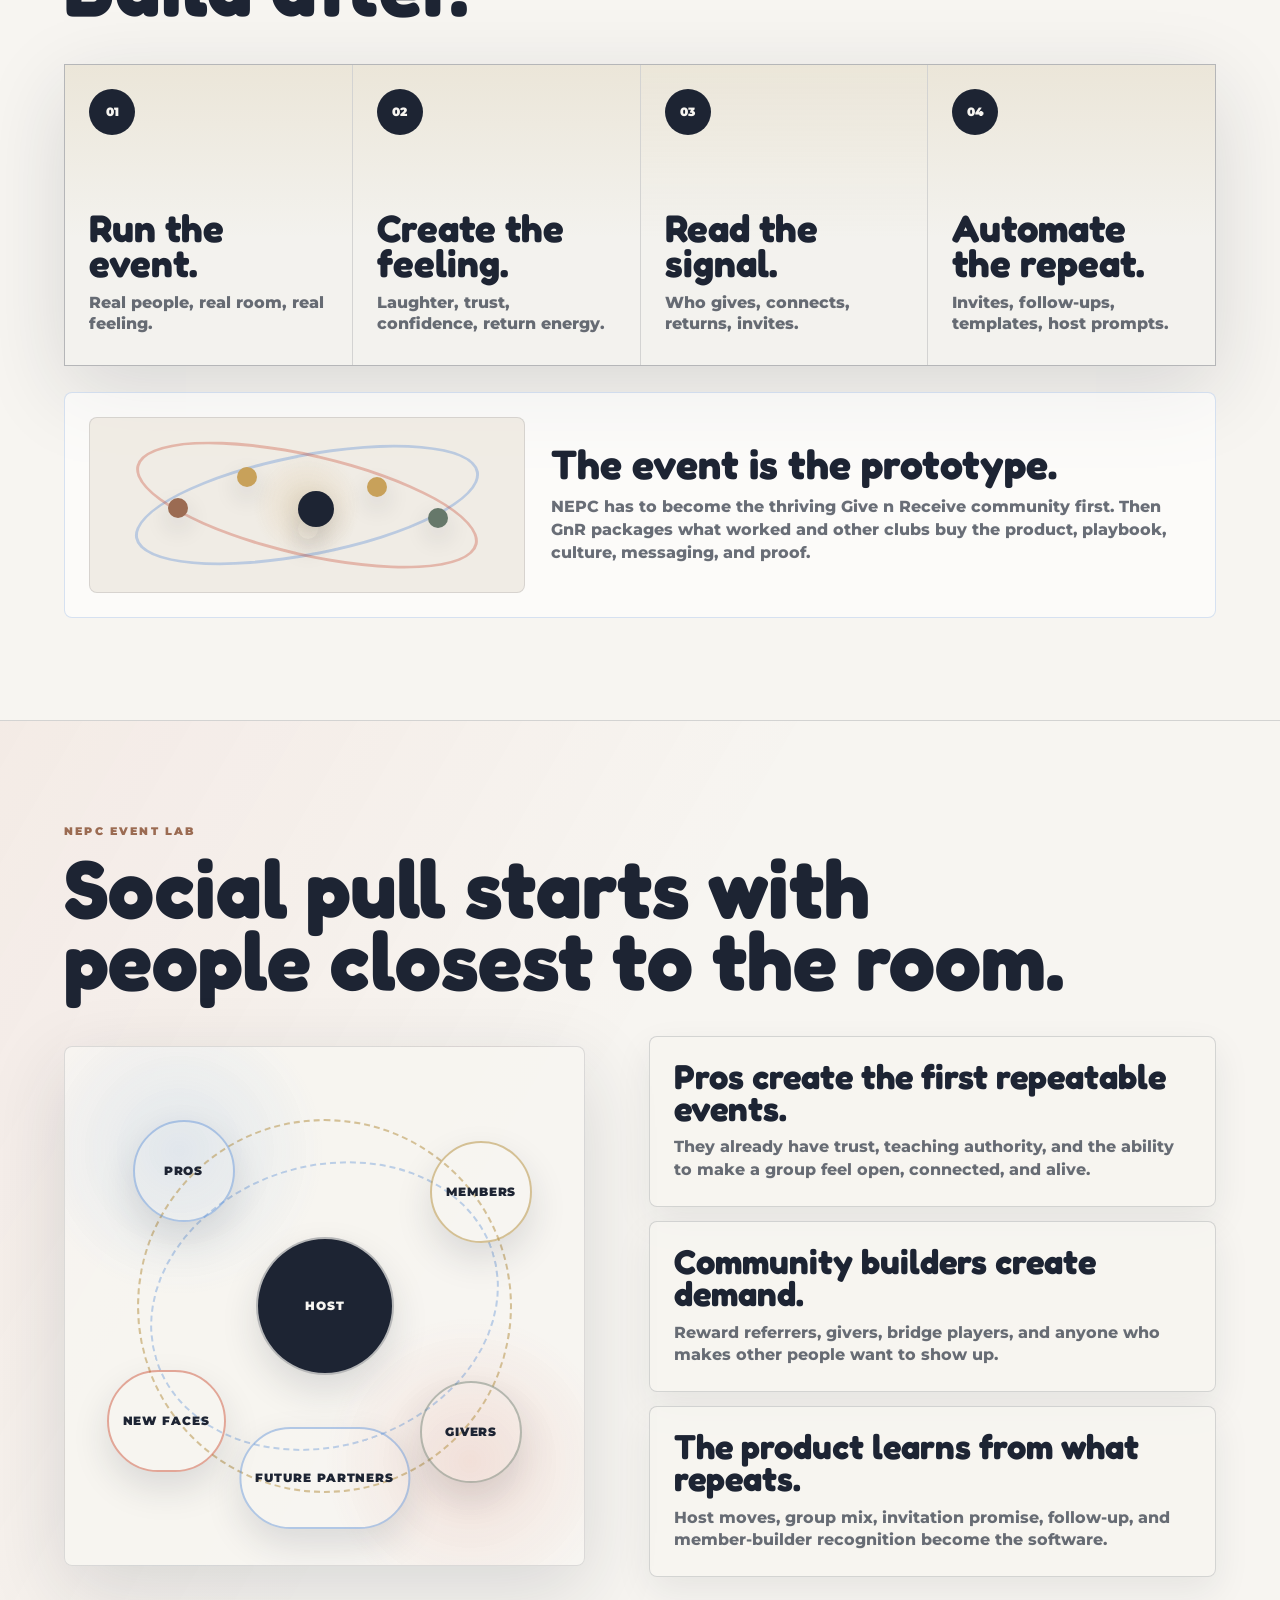
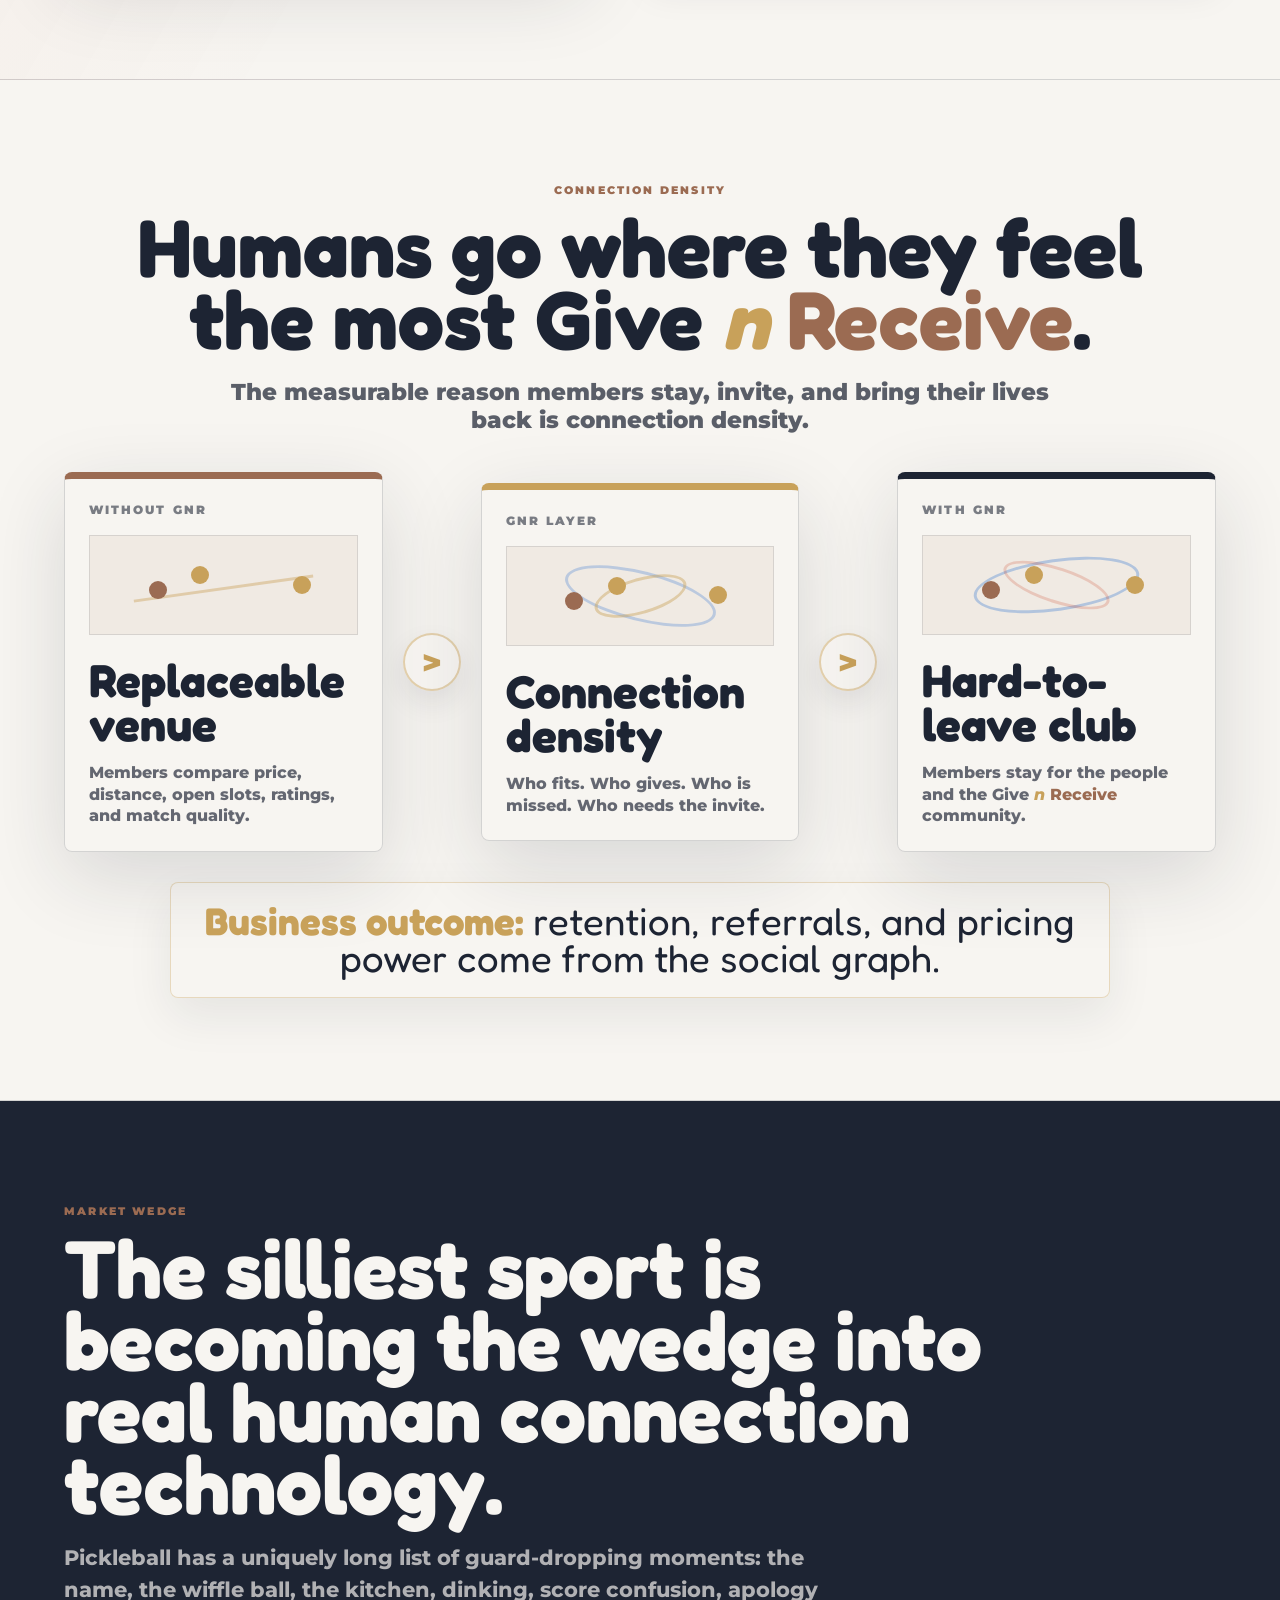
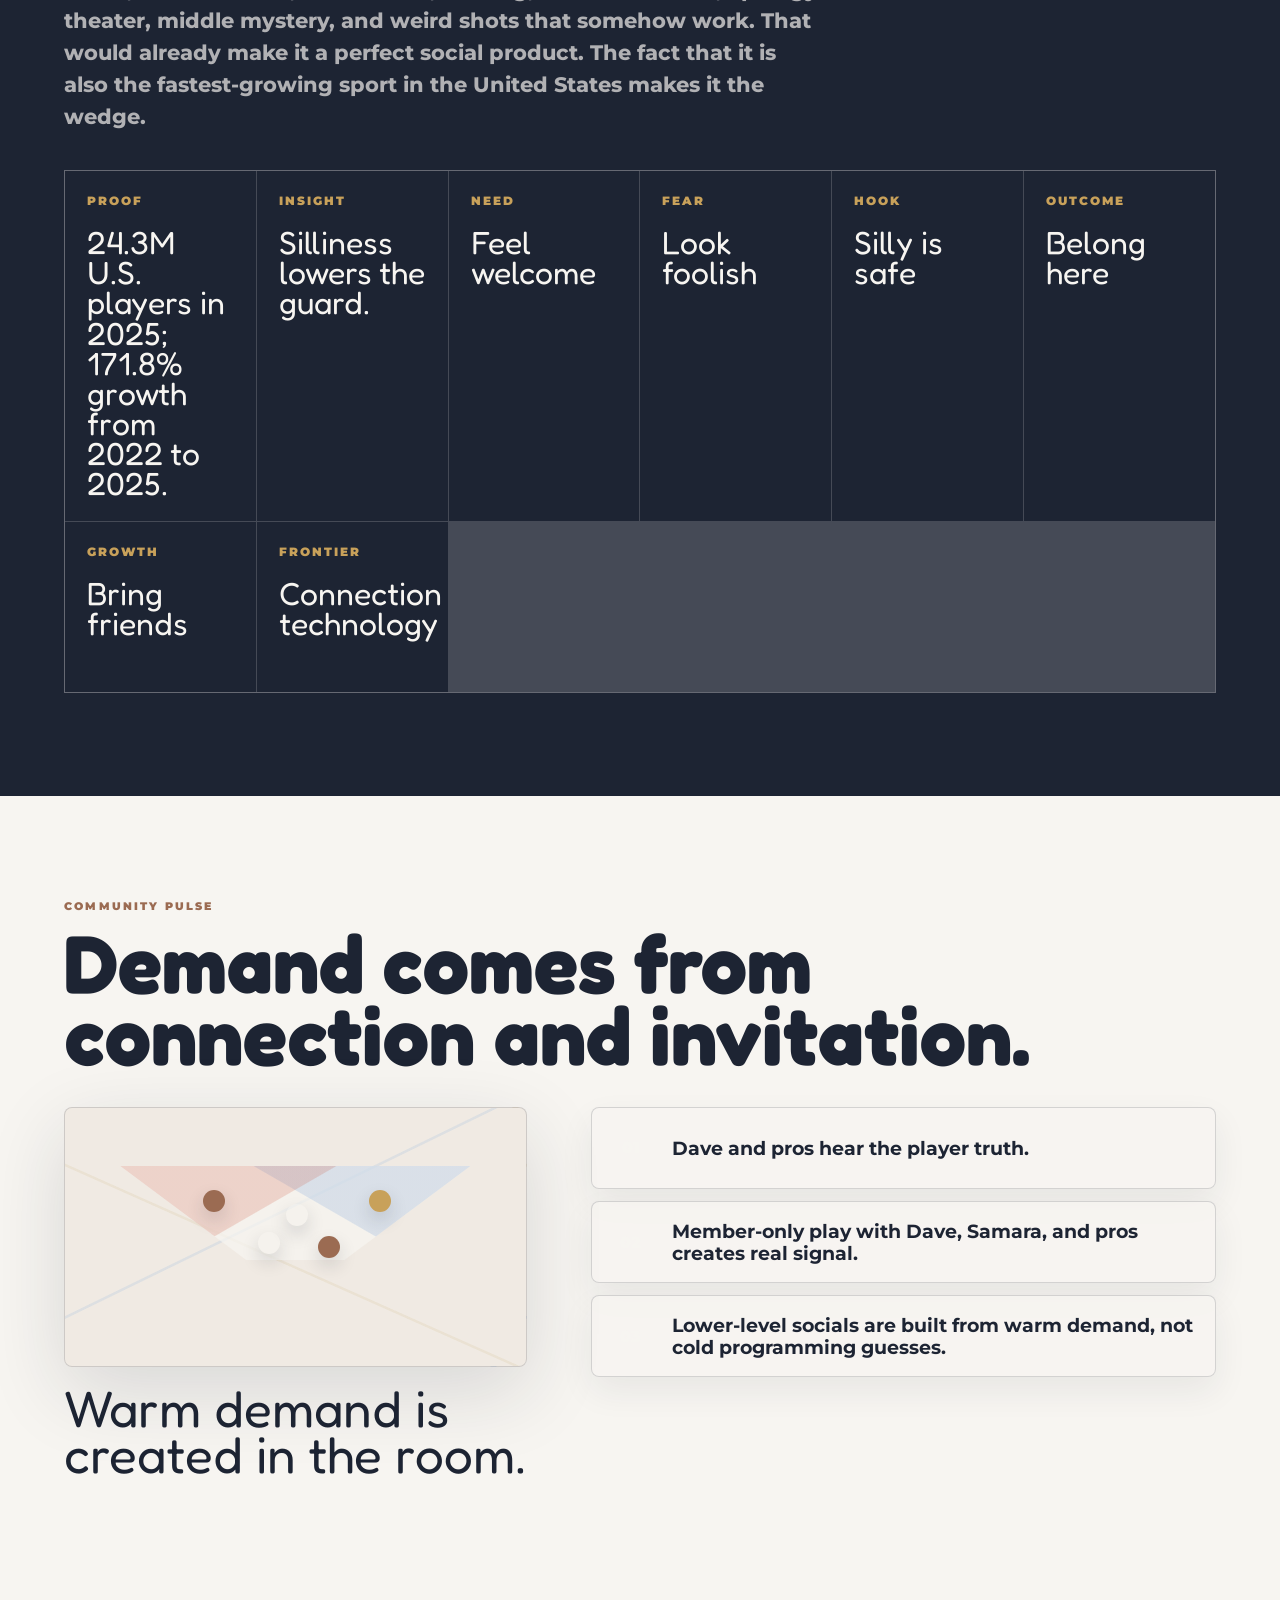
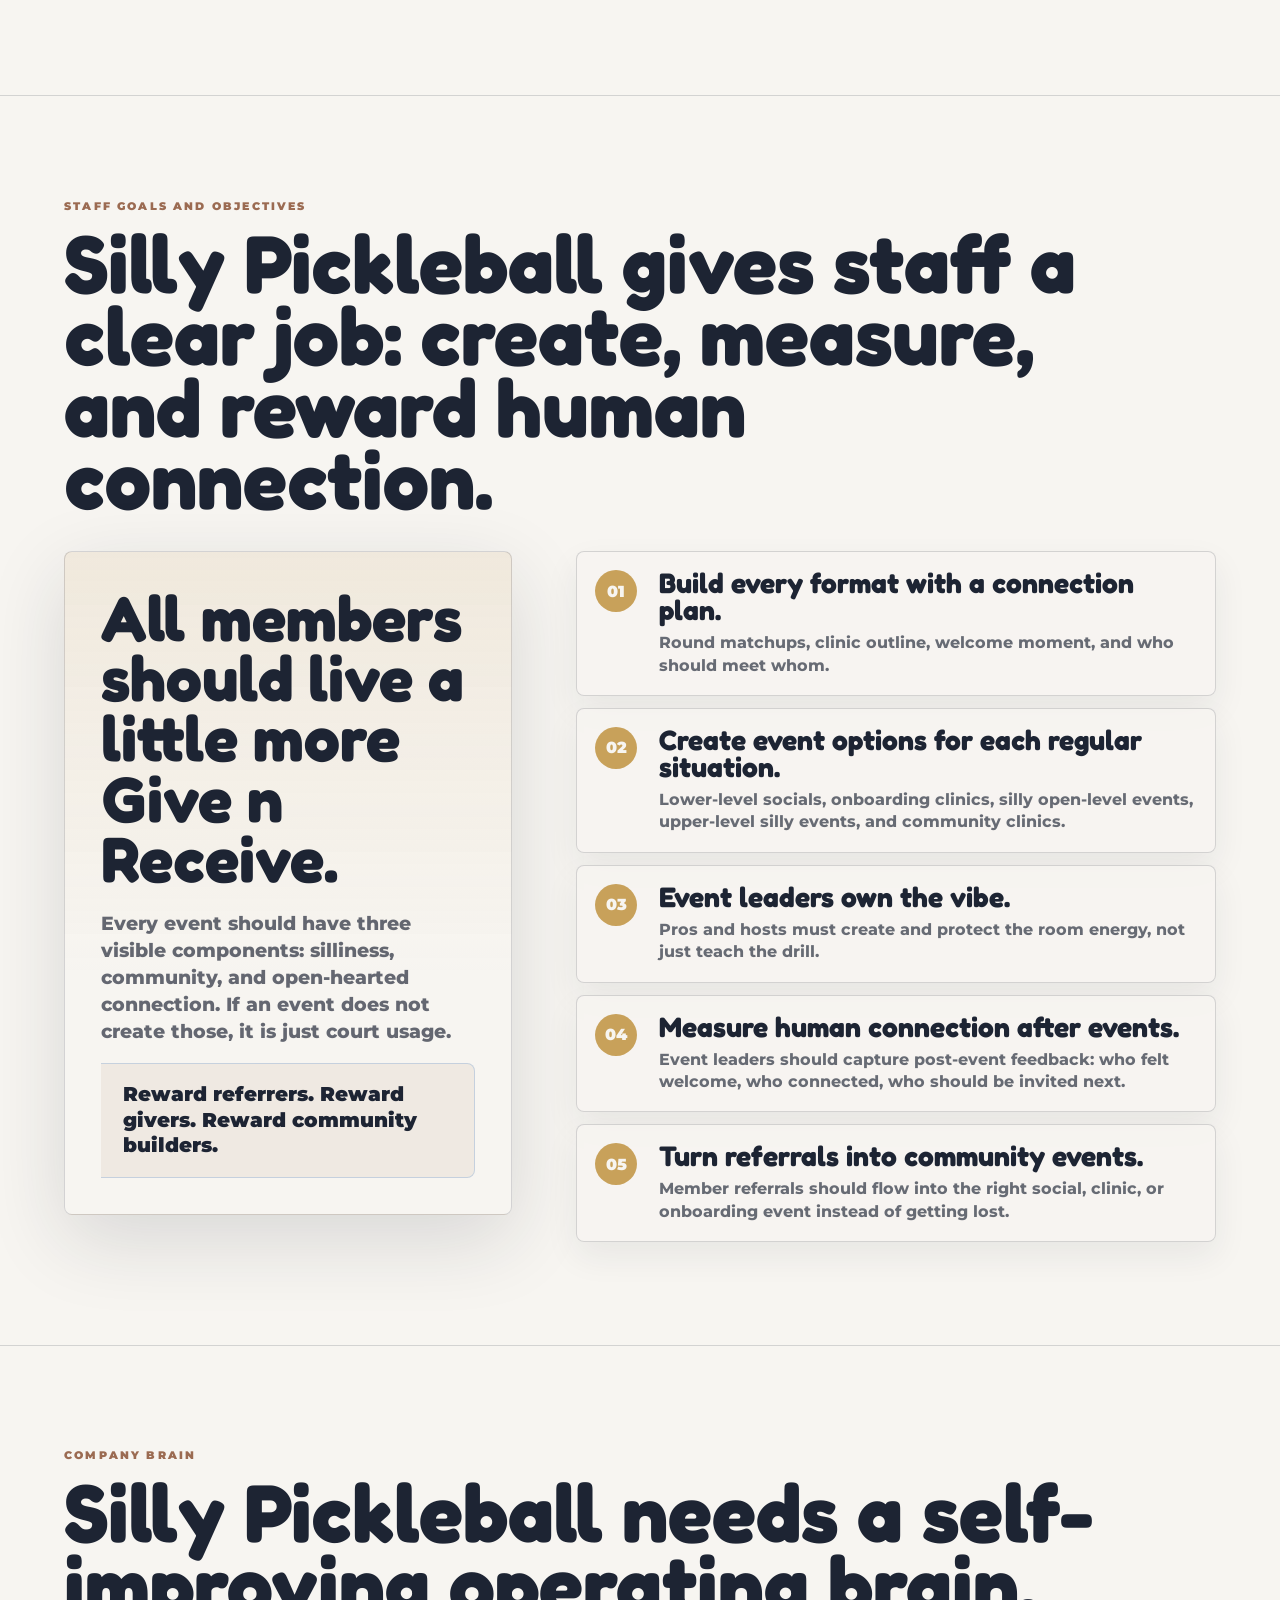
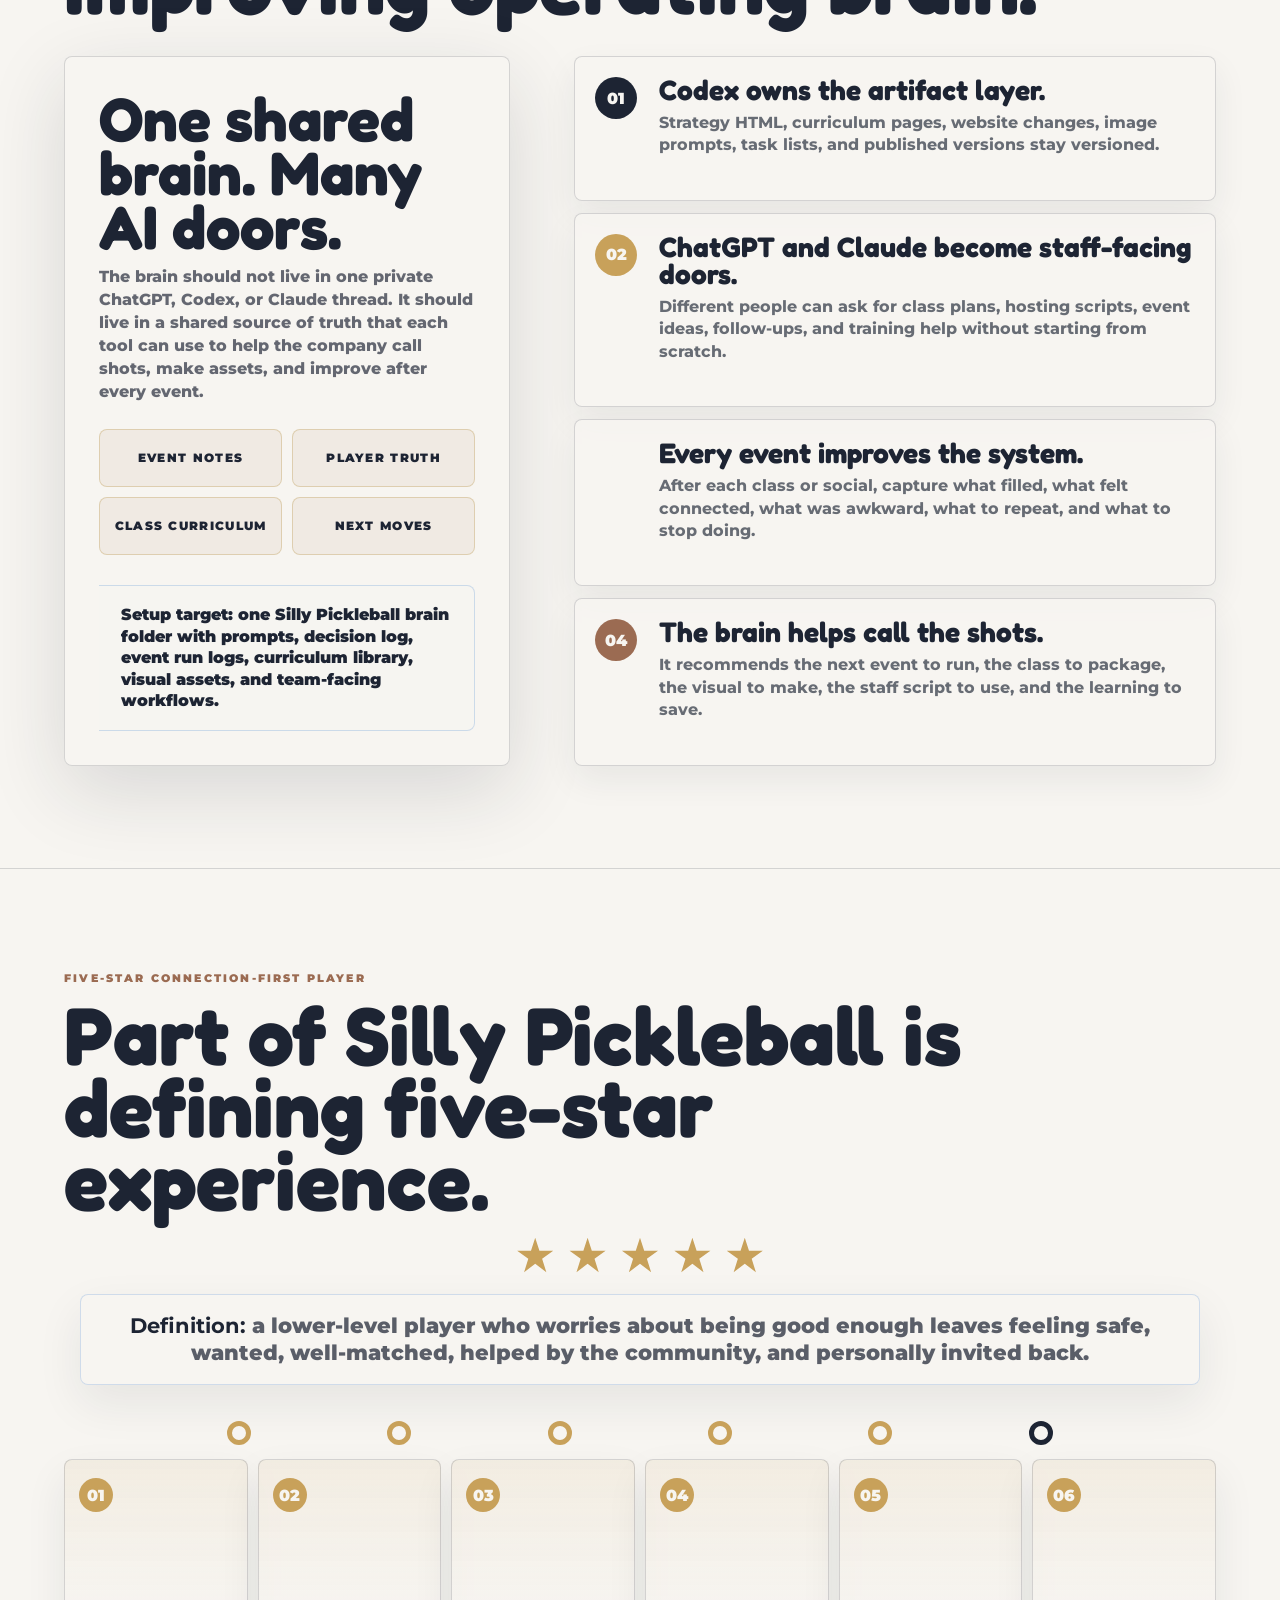
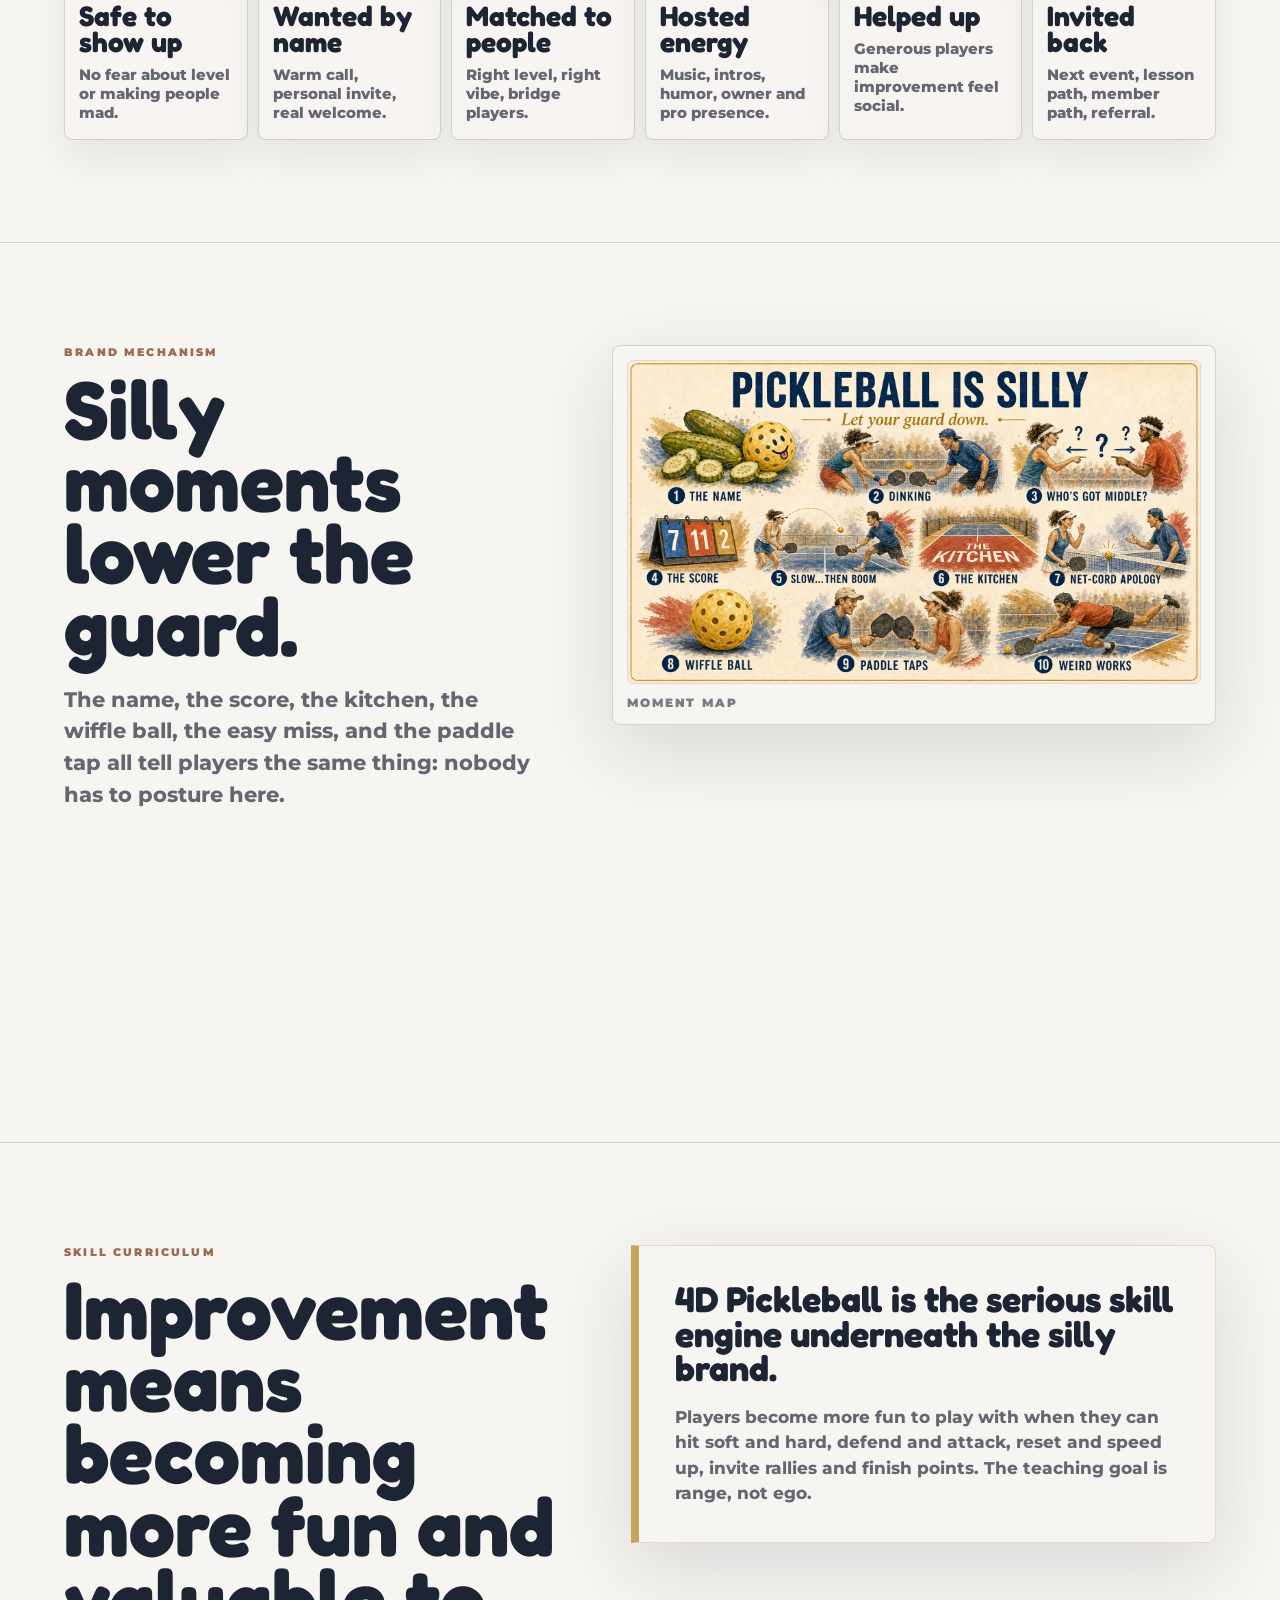
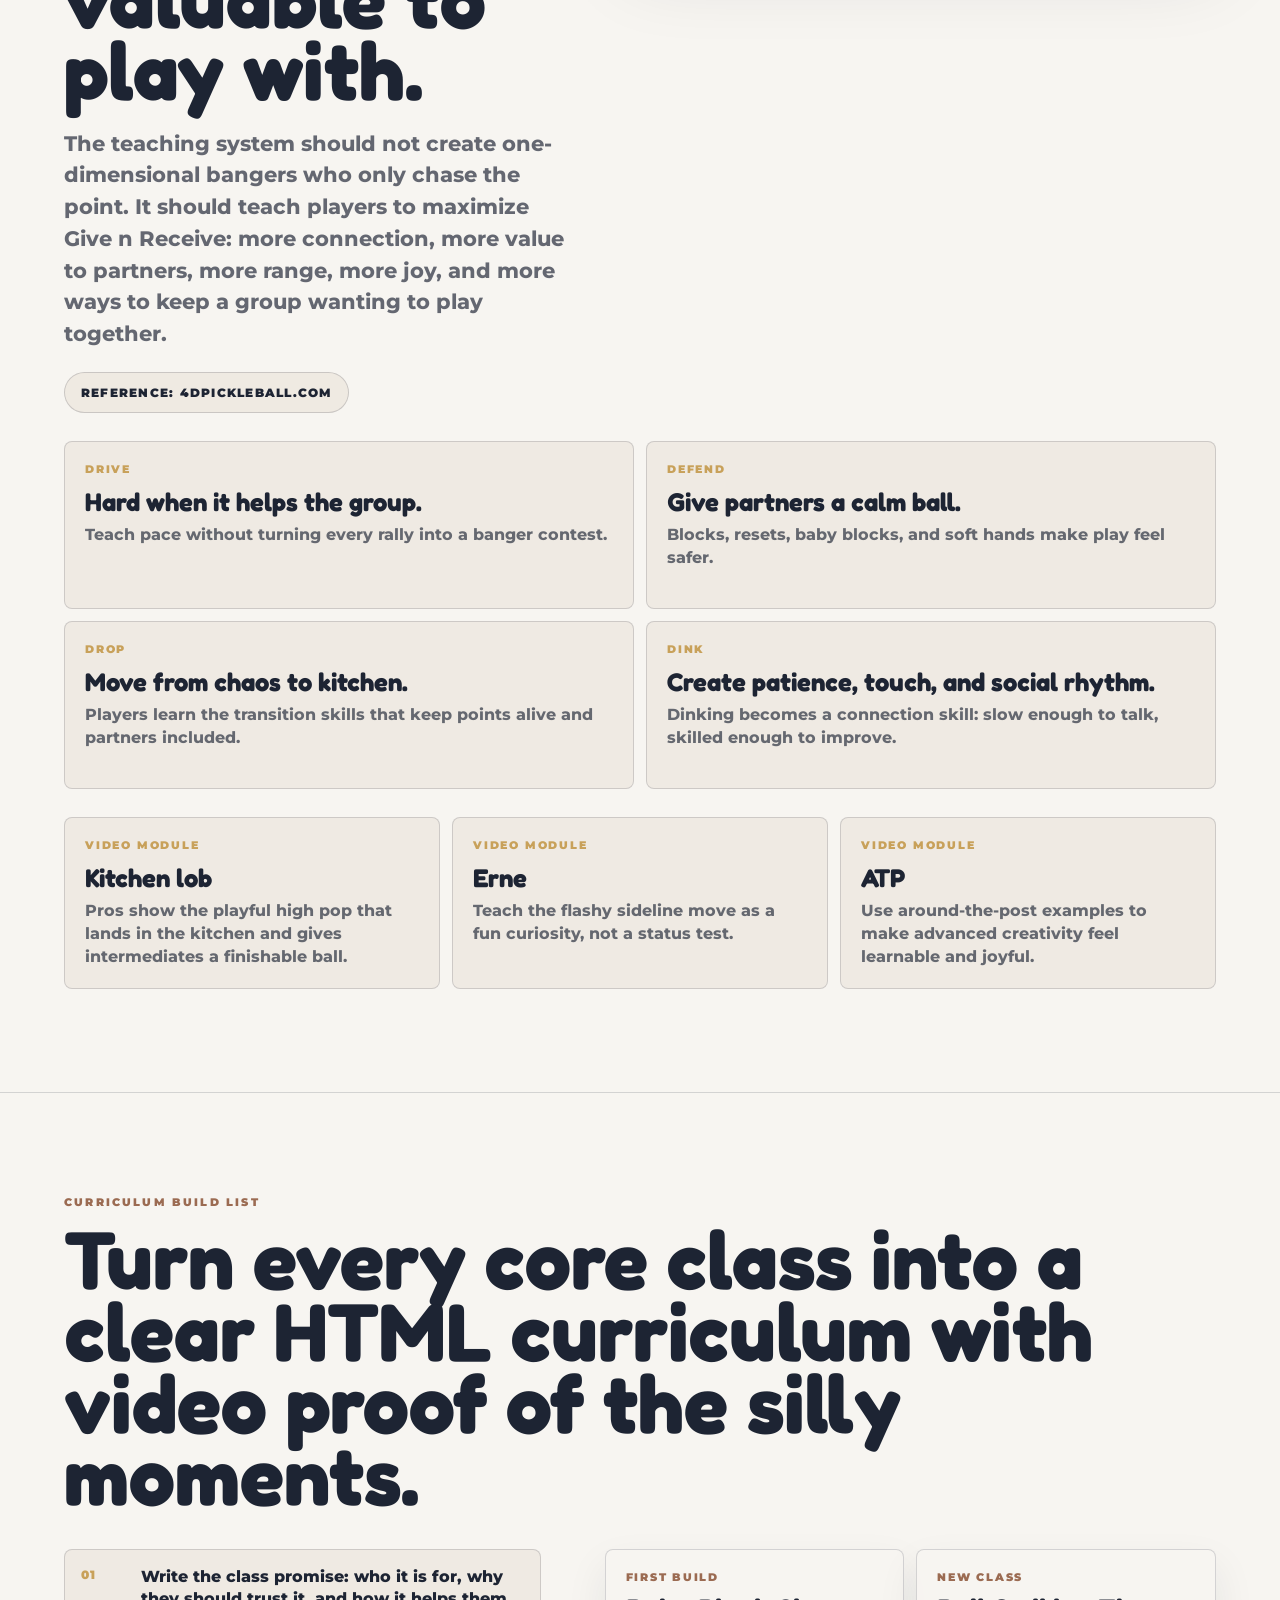
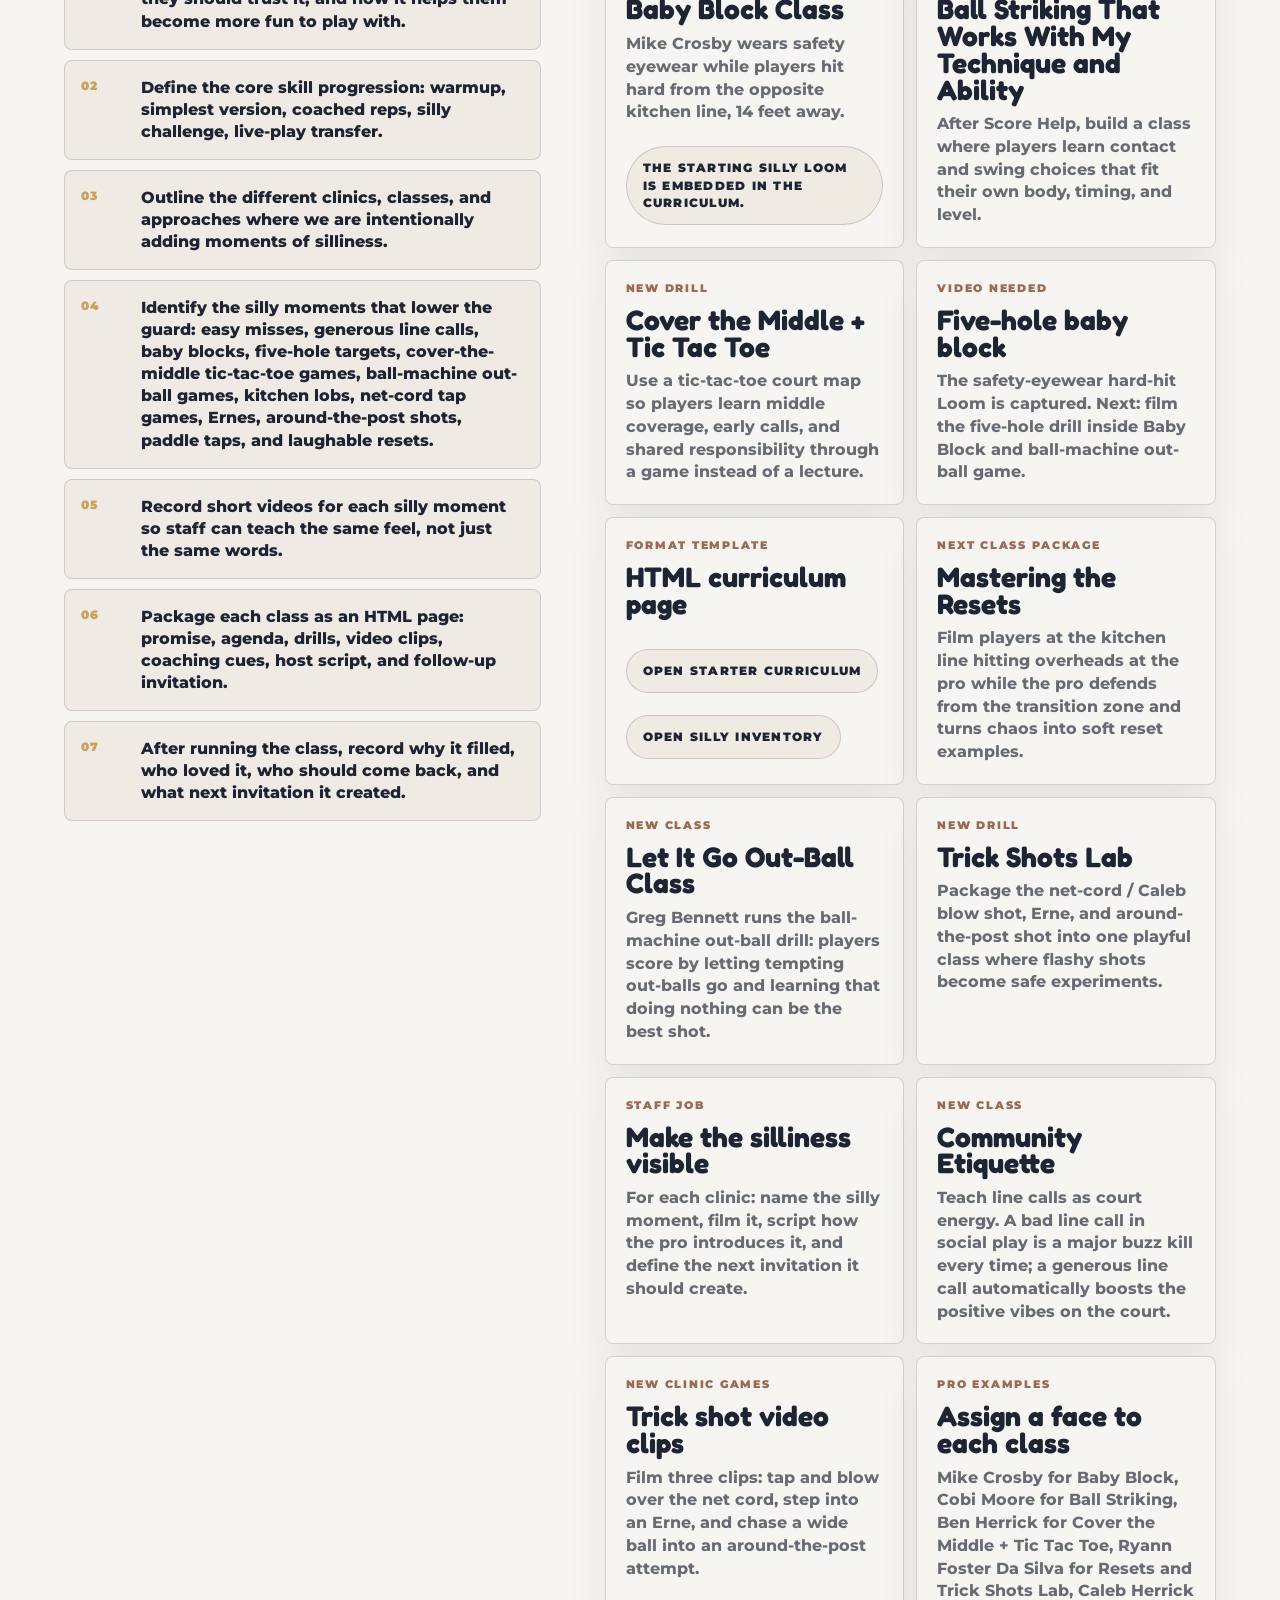
<file: strategy.html>
<!doctype html>
<html lang="en">
<head>
  <meta charset="utf-8">
  <meta name="viewport" content="width=device-width, initial-scale=1">
  <title>Silly Pickleball Internal Strategy</title>
  <meta name="description" content="Internal strategy presentation for Silly Pickleball as a five-star connection-first community product.">
  <link rel="preconnect" href="https://fonts.googleapis.com">
  <link rel="preconnect" href="https://fonts.gstatic.com" crossorigin>
  <link href="https://fonts.googleapis.com/css2?family=Fredoka:wght@600;700&family=Montserrat:wght@500;700;800;900&display=swap" rel="stylesheet">
  <style>
    :root {
      --paper: #F7F5F1;
      --cream: #EDE7DE;
      --ink: #1D2433;
      --sage: #66786A;
      --gold: #C8A15A;
      --red: #9B6B52;
      --line: rgba(29, 36, 51, .16);
      --shadow: 0 24px 80px rgba(29, 36, 51, .14);
      --sans: "Montserrat", Arial, sans-serif;
      --display: "Fredoka", "Montserrat", Arial, sans-serif;
    }

    * { box-sizing: border-box; }

    html { scroll-behavior: smooth; }

    body {
      margin: 0;
      background: var(--paper);
      color: var(--ink);
      font-family: var(--sans);
    }

    img {
      display: block;
      max-width: 100%;
    }

    a {
      color: inherit;
      text-decoration: none;
    }

    .strategy-header {
      position: sticky;
      top: 0;
      z-index: 10;
      display: flex;
      align-items: center;
      justify-content: space-between;
      gap: 20px;
      padding: 16px clamp(18px, 4vw, 56px);
      border-bottom: 1px solid rgba(29, 36, 51, .08);
      background: rgba(247, 245, 241, .92);
      backdrop-filter: blur(18px);
    }

    .brand-row {
      display: inline-flex;
      align-items: center;
      gap: 10px;
      font-weight: 900;
    }

    .brand-ball {
      width: 30px;
      height: 30px;
      border-radius: 999px;
      background:
        radial-gradient(circle at 30% 36%, var(--paper) 0 2px, transparent 3px),
        radial-gradient(circle at 63% 38%, var(--paper) 0 2px, transparent 3px),
        radial-gradient(circle at 48% 68%, var(--paper) 0 2px, transparent 3px),
        var(--gold);
      box-shadow: inset 0 0 0 2px var(--ink);
    }

    .strategy-nav {
      display: flex;
      gap: clamp(12px, 2vw, 26px);
      font-size: .78rem;
      font-weight: 900;
      letter-spacing: .08em;
      text-transform: uppercase;
      color: rgba(29, 36, 51, .62);
    }

    .slide {
      min-height: 100vh;
      padding: clamp(76px, 8vw, 120px) clamp(22px, 5vw, 82px);
      border-bottom: 1px solid var(--line);
    }

    .eyebrow {
      margin: 0 0 14px;
      color: var(--red);
      font-size: .68rem;
      font-weight: 900;
      letter-spacing: .2em;
      text-transform: uppercase;
    }

    h1,
    h2,
    h3 {
      margin: 0;
      font-family: var(--display);
      letter-spacing: 0;
    }

    h1 {
      max-width: 1200px;
      font-size: clamp(3.9rem, 9vw, 9.6rem);
      line-height: .86;
    }

    h2 {
      max-width: 1060px;
      font-size: clamp(2.8rem, 6.4vw, 7.2rem);
      line-height: .88;
    }

    h3 {
      font-size: clamp(1.7rem, 3vw, 3.2rem);
      line-height: .94;
    }

    .hero {
      display: grid;
      align-items: end;
      position: relative;
      overflow: hidden;
      background:
        linear-gradient(90deg, rgba(247, 245, 241, .98) 0 34%, rgba(247, 245, 241, .76) 47%, rgba(247, 245, 241, .22) 70%, rgba(247, 245, 241, .08)),
        url("assets/pickleball-is-silly-moments-map.png") right center / min(66vw, 1120px) auto no-repeat;
    }

    .hero::after {
      content: "";
      position: absolute;
      inset: auto 0 0;
      height: 34%;
      background: linear-gradient(0deg, rgba(200, 161, 90, .18), transparent);
      pointer-events: none;
    }

    .hero-inner {
      position: relative;
      z-index: 1;
      max-width: 1100px;
      padding: clamp(24px, 3vw, 40px);
      margin-left: clamp(-20px, -1.8vw, 0px);
      border-radius: 12px;
      background: linear-gradient(90deg, rgba(247, 245, 241, .92), rgba(247, 245, 241, .72) 72%, transparent);
    }

    .thesis-card {
      max-width: 980px;
      margin-top: 34px;
      padding: clamp(22px, 3vw, 34px);
      border-left: 6px solid var(--gold);
      border-radius: 0 8px 8px 0;
      background: rgba(237, 231, 222, .9);
      box-shadow: var(--shadow);
      font-size: clamp(1.18rem, 2vw, 1.7rem);
      line-height: 1.36;
      font-weight: 800;
    }

    .thesis-card strong {
      color: var(--red);
    }

    .two-col {
      display: grid;
      grid-template-columns: minmax(280px, .78fr) minmax(320px, 1fr);
      gap: clamp(32px, 6vw, 88px);
      align-items: start;
    }

    .lede {
      max-width: 760px;
      margin: 22px 0 0;
      color: rgba(29, 36, 51, .68);
      font-size: clamp(1.06rem, 1.7vw, 1.34rem);
      line-height: 1.48;
      font-weight: 750;
    }

    .value-chain {
      display: grid;
      gap: 12px;
    }

    .chain-step {
      display: grid;
      grid-template-columns: 54px 1fr;
      gap: 16px;
      align-items: start;
      padding: 20px;
      border: 1px solid var(--line);
      border-radius: 8px;
      background: rgba(237, 231, 222, .72);
    }

    .chain-step span,
    .numbered-card span {
      display: inline-flex;
      align-items: center;
      justify-content: center;
      width: 42px;
      height: 42px;
      border-radius: 999px;
      background: var(--gold);
      color: var(--paper);
      font-weight: 900;
    }

    .chain-step b,
    .numbered-card b {
      display: block;
      font-family: var(--display);
      font-size: clamp(1.55rem, 2.4vw, 2.55rem);
      line-height: .96;
    }

    .chain-step p,
    .numbered-card p {
      margin: 8px 0 0;
      color: rgba(29, 36, 51, .64);
      font-weight: 750;
      line-height: 1.45;
    }

    .why-strategy {
      background:
        radial-gradient(circle at 78% 18%, rgba(91, 143, 212, .12), transparent 34%),
        linear-gradient(135deg, var(--paper2), var(--paper));
    }

    .feeling-slide {
      background:
        radial-gradient(circle at 72% 28%, rgba(91, 143, 212, .12), transparent 28%),
        radial-gradient(circle at 24% 76%, rgba(200, 70, 44, .08), transparent 30%),
        var(--paper);
    }

    .feeling-standard {
      margin-top: 30px;
      padding: clamp(22px, 3vw, 34px);
      border: 1px solid rgba(184, 149, 74, .34);
      border-left: 7px solid var(--gold);
      border-radius: 0 8px 8px 0;
      background: rgba(247, 245, 241, .82);
      box-shadow: 0 18px 46px rgba(29, 36, 51, .08);
      color: var(--ink);
      font-family: var(--display);
      font-size: clamp(1.75rem, 3.1vw, 3.75rem);
      line-height: .98;
    }

    .why-loop {
      display: grid;
      grid-template-columns: repeat(4, minmax(0, 1fr));
      gap: 1px;
      margin-top: 42px;
      border: 1px solid var(--line);
      background: var(--line);
      box-shadow: var(--shadow);
    }

    .why-loop article {
      min-height: 300px;
      padding: 24px;
      background:
        linear-gradient(180deg, rgba(184, 149, 74, .13), transparent 58%),
        rgba(247, 245, 241, .9);
    }

    .why-loop span {
      display: grid;
      place-items: center;
      width: 46px;
      height: 46px;
      margin-bottom: 76px;
      border-radius: 999px;
      background: var(--ink);
      color: var(--paper);
      font-size: .78rem;
      font-weight: 900;
    }

    .why-loop b {
      display: block;
      font-family: var(--display);
      font-size: clamp(1.9rem, 3vw, 3.8rem);
      line-height: .9;
    }

    .why-loop p {
      max-width: 250px;
      margin: 12px 0 0;
      color: rgba(29, 36, 51, .66);
      font-size: .98rem;
      line-height: 1.36;
      font-weight: 800;
    }

    .why-proof {
      display: grid;
      grid-template-columns: minmax(280px, .68fr) minmax(320px, 1fr);
      gap: 26px;
      align-items: center;
      margin-top: 26px;
      padding: 24px;
      border: 1px solid rgba(91, 143, 212, .24);
      border-radius: 8px;
      background: rgba(255, 255, 255, .58);
    }

    .proof-visual {
      position: relative;
      min-height: 176px;
      border: 1px solid rgba(29, 36, 51, .12);
      border-radius: 8px;
      background:
        radial-gradient(circle at 50% 50%, rgba(184, 149, 74, .2), transparent 23%),
        rgba(237, 231, 222, .74);
      overflow: hidden;
    }

    .proof-visual::before,
    .proof-visual::after {
      content: "";
      position: absolute;
      inset: 36px 42px;
      border: 3px solid rgba(91, 143, 212, .36);
      border-radius: 50%;
      transform: rotate(-11deg);
    }

    .proof-visual::after {
      border-color: rgba(200, 70, 44, .32);
      transform: rotate(13deg);
    }

    .proof-visual i {
      position: absolute;
      z-index: 2;
      width: 20px;
      height: 20px;
      border-radius: 999px;
      background: var(--gold);
      box-shadow: 0 10px 24px rgba(29, 36, 51, .16);
    }

    .proof-visual i:nth-child(1) { left: 18%; top: 46%; background: var(--red); }
    .proof-visual i:nth-child(2) { left: 34%; top: 28%; }
    .proof-visual i:nth-child(3) { left: 48%; top: 58%; background: var(--blue); }
    .proof-visual i:nth-child(4) { left: 64%; top: 34%; }
    .proof-visual i:nth-child(5) { left: 78%; top: 52%; background: var(--sage); }
    .proof-visual i:nth-child(6) { left: 48%; top: 42%; width: 36px; height: 36px; background: var(--ink); }

    .why-proof b {
      display: block;
      font-family: var(--display);
      font-size: clamp(1.8rem, 3.2vw, 4.2rem);
      line-height: .9;
    }

    .why-proof p {
      margin: 12px 0 0;
      color: rgba(29, 36, 51, .66);
      font-weight: 780;
      line-height: 1.45;
    }

    .event-lab {
      background:
        linear-gradient(120deg, rgba(200, 70, 44, .06), transparent 45%),
        var(--paper);
    }

    .lab-layout {
      display: grid;
      grid-template-columns: minmax(320px, .92fr) minmax(320px, 1fr);
      gap: clamp(30px, 5vw, 74px);
      align-items: center;
      margin-top: 40px;
    }

    .lab-visual {
      position: relative;
      min-height: 520px;
      border: 1px solid rgba(29, 36, 51, .13);
      border-radius: 8px;
      background:
        radial-gradient(circle at 50% 50%, rgba(184, 149, 74, .24), transparent 20%),
        radial-gradient(circle at 22% 20%, rgba(91, 143, 212, .14), transparent 25%),
        radial-gradient(circle at 78% 80%, rgba(200, 70, 44, .12), transparent 25%),
        rgba(247, 245, 241, .88);
      box-shadow: var(--shadow);
      overflow: hidden;
    }

    .lab-visual::before,
    .lab-visual::after {
      content: "";
      position: absolute;
      inset: 72px;
      border: 2px dashed rgba(184, 149, 74, .54);
      border-radius: 50%;
    }

    .lab-visual::after {
      inset: 118px 82px;
      border-color: rgba(91, 143, 212, .38);
      transform: rotate(-18deg);
    }

    .lab-visual span {
      position: absolute;
      z-index: 2;
      display: grid;
      place-items: center;
      min-width: 102px;
      min-height: 102px;
      padding: 14px;
      border-radius: 999px;
      background: var(--paper2);
      border: 2px solid rgba(29, 36, 51, .14);
      box-shadow: 0 16px 36px rgba(29, 36, 51, .13);
      color: var(--ink);
      font-size: .74rem;
      font-weight: 900;
      letter-spacing: .08em;
      text-align: center;
      text-transform: uppercase;
    }

    .lab-visual .host-dot {
      left: 50%;
      top: 50%;
      min-width: 138px;
      min-height: 138px;
      transform: translate(-50%, -50%);
      background: var(--ink);
      color: var(--paper);
      border-color: rgba(247, 245, 241, .7);
    }

    .lab-visual span:nth-child(2) { left: 13%; top: 14%; border-color: rgba(91, 143, 212, .45); }
    .lab-visual span:nth-child(3) { right: 10%; top: 18%; border-color: rgba(184, 149, 74, .55); }
    .lab-visual span:nth-child(4) { left: 8%; bottom: 18%; border-color: rgba(200, 70, 44, .45); }
    .lab-visual span:nth-child(5) { right: 12%; bottom: 16%; border-color: rgba(102, 120, 106, .45); }
    .lab-visual span:nth-child(6) { left: 50%; bottom: 7%; transform: translateX(-50%); border-color: rgba(91, 143, 212, .45); }

    .lab-cards {
      display: grid;
      gap: 14px;
    }

    .lab-cards article {
      padding: 24px;
      border: 1px solid var(--line);
      border-radius: 8px;
      background: rgba(247, 245, 241, .8);
      box-shadow: 0 14px 36px rgba(29, 36, 51, .08);
    }

    .lab-cards b {
      display: block;
      font-family: var(--display);
      font-size: clamp(1.75rem, 2.7vw, 3.35rem);
      line-height: .92;
    }

    .lab-cards p {
      margin: 12px 0 0;
      color: rgba(29, 36, 51, .66);
      font-weight: 760;
      line-height: 1.42;
    }

    .dark {
      background: var(--ink);
      color: var(--paper);
    }

    .dark .lede,
    .dark .numbered-card p,
    .dark .chain-step p {
      color: rgba(247, 245, 241, .68);
    }

    .dark .chain-step,
    .dark .numbered-card {
      border-color: rgba(247, 245, 241, .16);
      background: rgba(247, 245, 241, .08);
    }

    .card-grid {
      display: grid;
      grid-template-columns: repeat(3, minmax(0, 1fr));
      gap: 12px;
      margin-top: 36px;
    }

    .numbered-card {
      min-height: 216px;
      padding: 24px;
      border: 1px solid var(--line);
      border-radius: 8px;
      background: rgba(247, 245, 241, .84);
      box-shadow: 0 18px 42px rgba(29, 36, 51, .08);
    }

    .numbered-card span {
      margin-bottom: 20px;
    }

    .star-row {
      display: flex;
      justify-content: center;
      gap: 14px;
      margin: 22px 0 18px;
    }

    .star-row span {
      width: clamp(28px, 3vw, 42px);
      height: clamp(28px, 3vw, 42px);
      color: transparent;
      background: var(--gold);
      clip-path: polygon(50% 0%, 61% 34%, 97% 34%, 68% 55%, 79% 90%, 50% 68%, 21% 90%, 32% 55%, 3% 34%, 39% 34%);
    }

    .definition-bar {
      max-width: 1120px;
      margin: 0 auto;
      padding: 18px 26px;
      border: 1px solid rgba(91, 143, 212, .26);
      border-radius: 8px;
      background: rgba(247, 245, 241, .88);
      box-shadow: 0 18px 46px rgba(29, 36, 51, .08);
      color: rgba(29, 36, 51, .72);
      font-size: clamp(1rem, 1.7vw, 1.32rem);
      line-height: 1.26;
      font-weight: 850;
      text-align: center;
    }

    .definition-bar strong {
      color: var(--ink);
    }

    .journey-line {
      position: relative;
      display: grid;
      grid-template-columns: repeat(6, 1fr);
      max-width: 1030px;
      margin: 36px auto 14px;
      padding: 0 34px;
    }

    .journey-line::before {
      content: "";
      position: absolute;
      left: 8%;
      right: 8%;
      top: 50%;
      height: 5px;
      transform: translateY(-50%);
      background: linear-gradient(90deg, var(--gold), var(--gold), var(--blue));
      border-radius: 999px;
    }

    .journey-line i {
      position: relative;
      z-index: 1;
      width: 24px;
      height: 24px;
      justify-self: center;
      border: 5px solid var(--gold);
      border-radius: 999px;
      background: var(--paper);
    }

    .journey-line i:last-child {
      border-color: var(--blue);
    }

    .journey-grid {
      display: grid;
      grid-template-columns: repeat(6, minmax(0, 1fr));
      gap: 10px;
      margin-top: 12px;
    }

    .journey-grid article {
      min-height: 245px;
      padding: 18px 14px 16px;
      border: 1px solid var(--line);
      border-radius: 8px;
      background:
        linear-gradient(180deg, rgba(200, 161, 90, .10), transparent 54%),
        rgba(247, 245, 241, .82);
      box-shadow: 0 18px 42px rgba(29, 36, 51, .08);
    }

    .journey-grid span {
      display: inline-flex;
      align-items: center;
      justify-content: center;
      width: 34px;
      height: 34px;
      margin-bottom: 92px;
      border-radius: 999px;
      background: var(--gold);
      color: var(--paper);
      font-weight: 900;
    }

    .journey-grid b {
      display: block;
      font-family: var(--display);
      font-size: clamp(1.35rem, 2.2vw, 2.25rem);
      line-height: .92;
    }

    .journey-grid p {
      margin: 10px 0 0;
      color: rgba(29, 36, 51, .68);
      font-size: .92rem;
      line-height: 1.28;
      font-weight: 800;
    }

    .image-panel {
      margin: 0;
      padding: 14px;
      border: 1px solid var(--line);
      border-radius: 8px;
      background: rgba(247, 245, 241, .74);
      box-shadow: var(--shadow);
    }

    .image-panel img {
      width: 100%;
      border-radius: 6px;
      border: 1px solid rgba(29, 36, 51, .12);
      filter: saturate(1.06) contrast(1.04);
    }

    .image-panel figcaption {
      margin-top: 12px;
      color: rgba(29, 36, 51, .58);
      font-size: .74rem;
      font-weight: 900;
      letter-spacing: .16em;
      text-transform: uppercase;
    }

    .formula {
      display: grid;
      grid-template-columns: repeat(auto-fit, minmax(190px, 1fr));
      gap: 1px;
      margin-top: 38px;
      border: 1px solid rgba(247, 245, 241, .18);
      background: rgba(247, 245, 241, .18);
    }

    .formula div {
      min-height: 170px;
      padding: 22px;
      background: var(--ink);
    }

    .formula b {
      display: block;
      color: var(--gold);
      font-size: .78rem;
      font-weight: 900;
      letter-spacing: .16em;
      text-transform: uppercase;
    }

    .formula p {
      margin: 20px 0 0;
      color: var(--paper);
      font-family: var(--display);
      font-size: clamp(1.55rem, 2.5vw, 2.55rem);
      line-height: .94;
    }

    .density-slide {
      text-align: center;
    }

    .density-slide h2 {
      max-width: 1120px;
      margin: 0 auto;
    }

    .gnr-wordmark .give { color: var(--blue); }
    .gnr-wordmark .n { color: var(--gold); font-style: italic; }
    .gnr-wordmark .receive { color: var(--red); }

    .density-subhead {
      max-width: 820px;
      margin: 24px auto 0;
      color: rgba(29, 36, 51, .72);
      font-size: clamp(1rem, 1.8vw, 1.42rem);
      line-height: 1.22;
      font-weight: 850;
    }

    .density-flow {
      display: grid;
      grid-template-columns: minmax(240px, 1fr) 66px minmax(240px, 1fr) 66px minmax(240px, 1fr);
      gap: 16px;
      align-items: center;
      margin-top: 38px;
      text-align: left;
    }

    .density-card {
      min-height: 340px;
      padding: 24px;
      border: 1px solid var(--line);
      border-top: 7px solid var(--gold);
      border-radius: 8px;
      background: rgba(247, 245, 241, .84);
      box-shadow: var(--shadow);
    }

    .density-card.red-top { border-top-color: var(--red); }
    .density-card.blue-top { border-top-color: var(--blue); }

    .density-label {
      margin-bottom: 18px;
      color: rgba(29, 36, 51, .58);
      font-size: .72rem;
      font-weight: 900;
      letter-spacing: .18em;
      text-transform: uppercase;
    }

    .density-mini {
      position: relative;
      height: 100px;
      margin-bottom: 24px;
      border: 1px solid rgba(29, 36, 51, .12);
      background: rgba(237, 231, 222, .72);
      overflow: hidden;
    }

    .density-mini::before {
      content: "";
      position: absolute;
      left: 16%;
      right: 16%;
      top: 52%;
      border-top: 3px solid rgba(200, 161, 90, .42);
      transform: rotate(-8deg);
    }

    .density-mini.connected::before,
    .density-mini.connected::after {
      content: "";
      position: absolute;
      inset: 24px 56px;
      border: 3px solid rgba(91, 143, 212, .36);
      border-radius: 50%;
      transform: rotate(14deg);
    }

    .density-mini.connected::after {
      inset: 31px 86px;
      border-color: rgba(200, 161, 90, .44);
      transform: rotate(-16deg);
    }

    .density-mini.dense::before,
    .density-mini.dense::after {
      content: "";
      position: absolute;
      inset: 23px 50px;
      border: 3px solid rgba(91, 143, 212, .42);
      border-radius: 50%;
      transform: rotate(-8deg);
    }

    .density-mini.dense::after {
      inset: 31px 78px;
      border-color: rgba(200, 70, 44, .22);
      transform: rotate(18deg);
    }

    .density-mini i {
      position: absolute;
      z-index: 1;
      width: 18px;
      height: 18px;
      border-radius: 999px;
      background: var(--gold);
    }

    .density-mini i:nth-child(1) { left: 22%; top: 46%; background: var(--red); }
    .density-mini i:nth-child(2) { left: 38%; top: 30%; }
    .density-mini i:nth-child(3) { left: 56%; top: 55%; background: var(--blue); }
    .density-mini i:nth-child(4) { left: 76%; top: 40%; }

    .density-card h3 {
      font-size: clamp(2rem, 3.6vw, 4.2rem);
    }

    .density-card p {
      margin: 16px 0 0;
      color: rgba(29, 36, 51, .68);
      font-weight: 800;
      line-height: 1.36;
    }

    .flow-arrow {
      display: grid;
      place-items: center;
      width: 58px;
      height: 58px;
      justify-self: center;
      border: 2px solid rgba(200, 161, 90, .46);
      border-radius: 999px;
      background: rgba(247, 245, 241, .82);
      color: var(--gold);
      font-size: 2rem;
      font-weight: 900;
      box-shadow: 0 12px 28px rgba(29, 36, 51, .09);
    }

    .density-outcome {
      max-width: 940px;
      margin: 30px auto 0;
      padding: 20px 24px;
      border: 1px solid rgba(200, 161, 90, .34);
      border-radius: 8px;
      background: rgba(247, 245, 241, .86);
      box-shadow: 0 18px 46px rgba(29, 36, 51, .08);
      font-family: var(--display);
      font-size: clamp(1.8rem, 3vw, 3.4rem);
      line-height: .96;
    }

    .density-outcome strong {
      color: var(--gold);
    }

    .pulse-board {
      display: grid;
      grid-template-columns: minmax(280px, .74fr) minmax(320px, 1fr);
      gap: clamp(28px, 5vw, 70px);
      align-items: start;
      margin-top: 36px;
    }

    .pulse-visual {
      min-height: 260px;
      border: 1px solid var(--line);
      border-radius: 8px;
      background:
        linear-gradient(154deg, transparent 0 43%, rgba(91, 143, 212, .12) 43.2% 43.6%, transparent 43.8%),
        linear-gradient(24deg, transparent 0 43%, rgba(200, 161, 90, .12) 43.2% 43.6%, transparent 43.8%),
        rgba(237, 231, 222, .72);
      box-shadow: var(--shadow);
      position: relative;
      overflow: hidden;
    }

    .pulse-visual::before {
      content: "";
      position: absolute;
      left: 12%;
      right: 12%;
      top: 58px;
      height: 94px;
      background:
        linear-gradient(150deg, rgba(200, 70, 44, .18) 0 42%, transparent 42.4%),
        linear-gradient(210deg, rgba(91, 143, 212, .18) 0 42%, transparent 42.4%),
        rgba(247, 245, 241, .72);
      clip-path: polygon(0 0, 100% 0, 64% 100%, 36% 100%);
    }

    .pulse-visual i {
      position: absolute;
      width: 22px;
      height: 22px;
      border-radius: 999px;
      background: var(--blue);
      box-shadow: 0 8px 18px rgba(29, 36, 51, .16);
    }

    .pulse-visual i:nth-child(1) { left: 30%; top: 82px; background: var(--red); }
    .pulse-visual i:nth-child(2) { left: 42%; top: 124px; }
    .pulse-visual i:nth-child(3) { left: 48%; top: 96px; }
    .pulse-visual i:nth-child(4) { left: 55%; top: 128px; background: var(--red); }
    .pulse-visual i:nth-child(5) { left: 66%; top: 82px; background: var(--gold); }

    .pulse-list {
      display: grid;
      gap: 12px;
    }

    .pulse-list article {
      display: grid;
      grid-template-columns: 46px 1fr;
      gap: 16px;
      align-items: center;
      min-height: 82px;
      padding: 18px;
      border: 1px solid var(--line);
      border-radius: 8px;
      background: rgba(247, 245, 241, .82);
      box-shadow: 0 14px 34px rgba(29, 36, 51, .07);
    }

    .pulse-list span {
      display: inline-flex;
      align-items: center;
      justify-content: center;
      width: 42px;
      height: 42px;
      border-radius: 999px;
      background: var(--blue);
      color: var(--paper);
      font-weight: 900;
    }

    .pulse-list b {
      font-size: clamp(1rem, 1.5vw, 1.22rem);
      line-height: 1.15;
    }

    .pulse-close {
      margin-top: 18px;
      color: var(--blue);
      font-family: var(--display);
      font-size: clamp(2.2rem, 4vw, 4.9rem);
      line-height: .9;
    }

    .brain-slide {
      background:
        radial-gradient(circle at 76% 18%, rgba(184, 149, 74, .15), transparent 32%),
        linear-gradient(135deg, var(--paper), var(--paper2));
    }

    .brain-layout {
      display: grid;
      grid-template-columns: minmax(320px, .82fr) minmax(380px, 1.18fr);
      gap: clamp(30px, 5vw, 72px);
      align-items: stretch;
      margin-top: 36px;
    }

    .brain-core {
      display: grid;
      gap: 12px;
      padding: clamp(22px, 3vw, 34px);
      border: 1px solid var(--line);
      border-radius: 8px;
      background: rgba(247, 245, 241, .88);
      box-shadow: var(--shadow);
    }

    .brain-core b {
      display: block;
      font-family: var(--display);
      font-size: clamp(2.4rem, 4.8vw, 5.8rem);
      line-height: .88;
    }

    .brain-core p {
      margin: 0;
      color: rgba(29, 36, 51, .68);
      font-weight: 800;
      line-height: 1.44;
    }

    .brain-tags {
      display: grid;
      grid-template-columns: repeat(2, minmax(0, 1fr));
      gap: 10px;
      margin-top: 14px;
    }

    .brain-tags span {
      display: grid;
      place-items: center;
      min-height: 58px;
      padding: 10px;
      border: 1px solid rgba(184, 149, 74, .34);
      border-radius: 8px;
      background: rgba(237, 231, 222, .72);
      color: var(--ink);
      font-size: .74rem;
      font-weight: 900;
      letter-spacing: .11em;
      text-align: center;
      text-transform: uppercase;
    }

    .brain-cards {
      display: grid;
      gap: 12px;
    }

    .brain-cards article {
      display: grid;
      grid-template-columns: 48px 1fr;
      gap: 16px;
      align-items: start;
      padding: 20px;
      border: 1px solid var(--line);
      border-radius: 8px;
      background: rgba(247, 245, 241, .84);
      box-shadow: 0 14px 34px rgba(29, 36, 51, .07);
    }

    .brain-cards span {
      display: inline-flex;
      align-items: center;
      justify-content: center;
      width: 42px;
      height: 42px;
      border-radius: 999px;
      background: var(--ink);
      color: var(--paper);
      font-weight: 900;
    }

    .brain-cards article:nth-child(2) span { background: var(--gold); }
    .brain-cards article:nth-child(3) span { background: var(--blue); }
    .brain-cards article:nth-child(4) span { background: var(--red); }

    .brain-cards b {
      display: block;
      font-family: var(--display);
      font-size: clamp(1.5rem, 2.2vw, 2.45rem);
      line-height: .96;
    }

    .brain-cards p {
      margin: 8px 0 0;
      color: rgba(29, 36, 51, .66);
      font-weight: 750;
      line-height: 1.4;
    }

    .brain-setup {
      margin-top: 18px;
      padding: 18px 22px;
      border: 1px solid rgba(91, 143, 212, .28);
      border-left: 6px solid var(--blue);
      border-radius: 0 8px 8px 0;
      background: rgba(247, 245, 241, .78);
      color: var(--ink);
      font-weight: 900;
      line-height: 1.34;
    }

    .staff-board {
      display: grid;
      grid-template-columns: minmax(280px, .7fr) minmax(360px, 1fr);
      gap: clamp(28px, 5vw, 70px);
      align-items: start;
      margin-top: 36px;
    }

    .staff-principle {
      padding: clamp(24px, 3vw, 36px);
      border: 1px solid var(--line);
      border-radius: 8px;
      background:
        linear-gradient(180deg, rgba(200, 161, 90, .14), transparent 64%),
        rgba(247, 245, 241, .86);
      box-shadow: var(--shadow);
    }

    .staff-principle h3 {
      font-size: clamp(2.4rem, 5vw, 5.8rem);
    }

    .staff-principle p {
      margin: 22px 0 0;
      color: rgba(29, 36, 51, .68);
      font-size: clamp(1rem, 1.45vw, 1.2rem);
      line-height: 1.45;
      font-weight: 800;
    }

    .staff-objectives {
      display: grid;
      gap: 12px;
    }

    .staff-objectives article {
      display: grid;
      grid-template-columns: 48px 1fr;
      gap: 16px;
      align-items: start;
      min-height: 104px;
      padding: 18px;
      border: 1px solid var(--line);
      border-radius: 8px;
      background: rgba(247, 245, 241, .82);
      box-shadow: 0 14px 34px rgba(29, 36, 51, .07);
    }

    .staff-objectives span {
      display: inline-flex;
      align-items: center;
      justify-content: center;
      width: 42px;
      height: 42px;
      border-radius: 999px;
      background: var(--gold);
      color: var(--paper);
      font-weight: 900;
    }

    .staff-objectives b {
      display: block;
      font-family: var(--display);
      font-size: clamp(1.45rem, 2.2vw, 2.4rem);
      line-height: .96;
    }

    .staff-objectives p {
      margin: 8px 0 0;
      color: rgba(29, 36, 51, .66);
      font-weight: 750;
      line-height: 1.4;
    }

    .reward-strip {
      margin-top: 18px;
      padding: 18px 22px;
      border: 1px solid rgba(91, 143, 212, .28);
      border-left: 6px solid var(--blue);
      border-radius: 0 8px 8px 0;
      background: rgba(237, 231, 222, .82);
      color: var(--ink);
      font-size: clamp(1rem, 1.55vw, 1.24rem);
      line-height: 1.28;
      font-weight: 900;
    }

    .operator-list {
      display: grid;
      grid-template-columns: repeat(2, minmax(0, 1fr));
      gap: 12px;
      margin-top: 34px;
    }

    .operator-list article {
      padding: 24px;
      border-left: 5px solid var(--sage);
      border-radius: 0 8px 8px 0;
      background: rgba(237, 231, 222, .76);
    }

    .operator-list b {
      display: block;
      font-family: var(--display);
      font-size: clamp(1.45rem, 2.4vw, 2.4rem);
      line-height: .96;
    }

    .operator-list p {
      margin: 10px 0 0;
      color: rgba(29, 36, 51, .66);
      font-weight: 750;
      line-height: 1.45;
    }

    .academy-system {
      display: grid;
      grid-template-columns: minmax(280px, .86fr) minmax(360px, 1fr);
      gap: clamp(28px, 5vw, 72px);
      align-items: start;
    }

    .academy-claim {
      padding: clamp(24px, 3vw, 36px);
      border: 1px solid rgba(200, 161, 90, .34);
      border-left: 8px solid var(--gold);
      border-radius: 0 8px 8px 0;
      background: rgba(247, 245, 241, .88);
      box-shadow: var(--shadow);
    }

    .academy-claim b {
      display: block;
      font-family: var(--display);
      font-size: clamp(1.75rem, 2.8vw, 3rem);
      line-height: .96;
    }

    .academy-claim p {
      margin: 18px 0 0;
      color: rgba(29, 36, 51, .68);
      font-size: clamp(1rem, 1.35vw, 1.18rem);
      font-weight: 750;
      line-height: 1.48;
    }

    .source-link {
      display: inline-flex;
      margin-top: 22px;
      padding: 12px 16px;
      border: 1px solid rgba(29, 36, 51, .18);
      border-radius: 999px;
      background: rgba(237, 231, 222, .78);
      color: var(--ink);
      font-size: .78rem;
      font-weight: 900;
      letter-spacing: .1em;
      text-transform: uppercase;
    }

    .dimension-grid,
    .video-grid {
      display: grid;
      grid-template-columns: repeat(2, minmax(0, 1fr));
      gap: 12px;
      margin-top: 28px;
    }

    .dimension-grid article,
    .video-grid article {
      min-height: 168px;
      padding: 20px;
      border: 1px solid var(--line);
      border-radius: 8px;
      background: rgba(237, 231, 222, .76);
    }

    .dimension-grid span,
    .video-grid span {
      display: block;
      margin-bottom: 14px;
      color: var(--gold);
      font-size: .7rem;
      font-weight: 900;
      letter-spacing: .16em;
      text-transform: uppercase;
    }

    .dimension-grid b,
    .video-grid b {
      display: block;
      font-family: var(--display);
      font-size: clamp(1.34rem, 2vw, 2rem);
      line-height: .95;
    }

    .dimension-grid p,
    .video-grid p {
      margin: 10px 0 0;
      color: rgba(29, 36, 51, .66);
      font-weight: 750;
      line-height: 1.42;
    }

    .video-grid {
      grid-template-columns: repeat(3, minmax(0, 1fr));
    }

    .curriculum-board {
      display: grid;
      grid-template-columns: minmax(300px, .78fr) minmax(420px, 1fr);
      gap: clamp(28px, 5vw, 72px);
      align-items: start;
      margin-top: 38px;
    }

    .curriculum-queue {
      display: grid;
      gap: 10px;
      margin: 0;
      padding: 0;
      list-style: none;
      counter-reset: curriculum;
    }

    .curriculum-queue li {
      counter-increment: curriculum;
      display: grid;
      grid-template-columns: 46px 1fr;
      gap: 14px;
      align-items: start;
      padding: 16px;
      border: 1px solid var(--line);
      border-radius: 8px;
      background: rgba(237, 231, 222, .76);
      font-weight: 800;
      line-height: 1.38;
    }

    .curriculum-queue li::before {
      content: counter(curriculum, decimal-leading-zero);
      color: var(--gold);
      font-size: .78rem;
      font-weight: 900;
      letter-spacing: .1em;
    }

    .curriculum-modules {
      display: grid;
      grid-template-columns: repeat(2, minmax(0, 1fr));
      gap: 12px;
    }

    .curriculum-modules article {
      min-height: 174px;
      padding: 20px;
      border: 1px solid var(--line);
      border-radius: 8px;
      background: rgba(247, 245, 241, .86);
      box-shadow: 0 18px 42px rgba(29, 36, 51, .08);
    }

    .curriculum-modules span {
      display: block;
      margin-bottom: 12px;
      color: var(--red);
      font-size: .68rem;
      font-weight: 900;
      letter-spacing: .16em;
      text-transform: uppercase;
    }

    .curriculum-modules b {
      display: block;
      font-family: var(--display);
      font-size: clamp(1.38rem, 2.2vw, 2.15rem);
      line-height: .95;
    }

    .curriculum-modules p {
      margin: 10px 0 0;
      color: rgba(29, 36, 51, .66);
      font-weight: 750;
      line-height: 1.42;
    }

    .job-strip {
      display: grid;
      grid-template-columns: repeat(5, minmax(0, 1fr));
      gap: 10px;
      margin-top: 38px;
    }

    .job-strip article {
      min-height: 250px;
      padding: 22px;
      border: 1px solid rgba(247, 245, 241, .16);
      border-radius: 8px;
      background: rgba(247, 245, 241, .08);
    }

    .job-strip span {
      display: inline-flex;
      align-items: center;
      justify-content: center;
      width: 38px;
      height: 38px;
      margin-bottom: 22px;
      border-radius: 999px;
      background: var(--gold);
      color: var(--ink);
      font-weight: 900;
    }

    .job-strip b {
      display: block;
      font-family: var(--display);
      font-size: clamp(1.55rem, 2.6vw, 2.7rem);
      line-height: .92;
    }

    .job-strip p {
      margin: 14px 0 0;
      color: rgba(247, 245, 241, .68);
      font-weight: 750;
      line-height: 1.42;
    }

    .diagnosis-board {
      display: grid;
      grid-template-columns: minmax(300px, .92fr) minmax(360px, 1fr);
      gap: clamp(28px, 5vw, 72px);
      align-items: start;
      margin-top: 38px;
    }

    .diagnosis-question {
      padding: clamp(26px, 3vw, 42px);
      border: 1px solid var(--line);
      border-radius: 8px;
      background:
        linear-gradient(135deg, rgba(200, 161, 90, .18), transparent 52%),
        rgba(247, 245, 241, .9);
      box-shadow: var(--shadow);
    }

    .diagnosis-question b {
      display: block;
      font-family: var(--display);
      font-size: clamp(2rem, 3.6vw, 4.3rem);
      line-height: .92;
    }

    .diagnosis-question p {
      margin: 22px 0 0;
      color: rgba(29, 36, 51, .66);
      font-size: clamp(1rem, 1.45vw, 1.2rem);
      font-weight: 750;
      line-height: 1.48;
    }

    .diagnosis-loop {
      display: grid;
      gap: 12px;
    }

    .diagnosis-loop article {
      display: grid;
      grid-template-columns: 54px 1fr;
      gap: 16px;
      align-items: start;
      padding: 20px;
      border: 1px solid var(--line);
      border-radius: 8px;
      background: rgba(237, 231, 222, .76);
    }

    .diagnosis-loop span {
      display: inline-flex;
      align-items: center;
      justify-content: center;
      width: 42px;
      height: 42px;
      border-radius: 999px;
      background: var(--gold);
      color: var(--ink);
      font-weight: 900;
    }

    .diagnosis-loop b {
      display: block;
      font-family: var(--display);
      font-size: clamp(1.42rem, 2.2vw, 2.25rem);
      line-height: .95;
    }

    .diagnosis-loop p {
      margin: 8px 0 0;
      color: rgba(29, 36, 51, .66);
      font-weight: 750;
      line-height: 1.42;
    }

    .sales-process {
      display: grid;
      grid-template-columns: repeat(5, minmax(0, 1fr));
      gap: 8px;
      margin-top: 28px;
    }

    .sales-process span {
      display: grid;
      place-items: center;
      min-height: 58px;
      padding: 10px;
      border: 1px solid rgba(29, 36, 51, .14);
      background: var(--cream);
      color: rgba(29, 36, 51, .72);
      font-size: .72rem;
      font-weight: 900;
      letter-spacing: .12em;
      text-align: center;
      text-transform: uppercase;
    }

    .learning-board {
      display: grid;
      grid-template-columns: minmax(280px, 1fr) 72px minmax(280px, 1fr);
      gap: 18px;
      align-items: center;
      margin-top: 38px;
    }

    .learning-card {
      min-height: 390px;
      padding: clamp(22px, 3vw, 32px);
      border: 1px solid var(--line);
      border-radius: 8px;
      background: rgba(247, 245, 241, .82);
      box-shadow: var(--shadow);
    }

    .learning-card h3 {
      max-width: 520px;
      font-size: clamp(2.2rem, 4vw, 4.8rem);
    }

    .learning-card p {
      margin: 24px 0 0;
      color: rgba(29, 36, 51, .66);
      font-size: 1.02rem;
      font-weight: 750;
      line-height: 1.48;
    }

    .muted-card {
      border-top: 8px solid var(--red);
    }

    .strong-card {
      border-top: 8px solid var(--sage);
    }

    .loop-flow {
      display: grid;
      grid-template-columns: repeat(4, minmax(0, 1fr));
      gap: 8px;
      margin-top: 26px;
    }

    .loop-flow span {
      display: grid;
      place-items: center;
      min-height: 46px;
      padding: 8px;
      border: 1px solid rgba(29, 36, 51, .12);
      background: var(--cream);
      color: rgba(29, 36, 51, .72);
      font-size: .72rem;
      font-weight: 900;
      letter-spacing: .14em;
      text-transform: uppercase;
    }

    .versus-badge {
      display: grid;
      place-items: center;
      width: 72px;
      height: 72px;
      border-radius: 999px;
      background: var(--ink);
      color: var(--paper);
      font-weight: 900;
      box-shadow: var(--shadow);
    }

    .learning-note {
      margin-top: 22px;
      padding: 18px 22px;
      border: 1px solid rgba(200, 161, 90, .34);
      border-left: 6px solid var(--gold);
      border-radius: 0 8px 8px 0;
      background: rgba(237, 231, 222, .82);
      color: var(--ink);
      font-size: clamp(1.05rem, 1.7vw, 1.35rem);
      line-height: 1.25;
      font-weight: 900;
    }

    .quality-pair {
      display: grid;
      grid-template-columns: repeat(2, minmax(0, 1fr));
      gap: 18px;
      margin-top: 38px;
    }

    .quality-pair article {
      min-height: 340px;
      padding: clamp(24px, 3vw, 36px);
      border: 1px solid var(--line);
      border-radius: 8px;
      background:
        linear-gradient(180deg, rgba(200, 161, 90, .14), transparent 62%),
        rgba(247, 245, 241, .86);
      box-shadow: var(--shadow);
    }

    .quality-pair b {
      display: block;
      font-family: var(--display);
      font-size: clamp(2.3rem, 4.6vw, 5.2rem);
      line-height: .88;
    }

    .quality-pair p {
      margin: 24px 0 0;
      color: rgba(29, 36, 51, .66);
      font-size: clamp(1rem, 1.5vw, 1.24rem);
      font-weight: 750;
      line-height: 1.48;
    }

    .closing {
      display: grid;
      align-items: center;
      background:
        linear-gradient(0deg, rgba(29, 36, 51, .78), rgba(29, 36, 51, .84)),
        url("assets/pickleball-is-silly-moments-map.png") center / cover no-repeat;
      color: var(--paper);
    }

    .closing .thesis-card {
      color: var(--ink);
    }

    @media (max-width: 980px) {
      .strategy-nav { display: none; }
      .hero { background-size: 95vw auto; background-position: center bottom; align-items: start; }
      .hero-inner { padding-bottom: 52vw; }
      .two-col,
      .why-loop,
      .why-proof,
      .lab-layout,
      .card-grid,
      .formula,
      .density-flow,
      .pulse-board,
      .staff-board,
      .brain-layout,
      .academy-system,
      .dimension-grid,
      .video-grid,
      .curriculum-board,
      .curriculum-modules,
      .diagnosis-board,
      .sales-process,
      .operator-list,
      .job-strip,
      .learning-board,
      .quality-pair,
      .journey-grid {
        grid-template-columns: 1fr;
      }

      .versus-badge {
        margin: 0 auto;
      }

      .flow-arrow {
        transform: rotate(90deg);
      }

      .journey-line {
        display: none;
      }

      .journey-grid span {
        margin-bottom: 20px;
      }

      .why-loop article {
        min-height: 220px;
      }

      .why-loop span {
        margin-bottom: 34px;
      }

      .lab-visual {
        min-height: 420px;
      }

    }
  </style>
</head>
<body>
  <header class="strategy-header">
    <a class="brand-row" href="index.html" aria-label="Silly Pickleball home">
      <span class="brand-ball" aria-hidden="true"></span>
      <span>Silly Pickleball</span>
    </a>
    <nav class="strategy-nav" aria-label="Strategy sections">
      <a href="#thesis">Thesis</a>
      <a href="#feeling">Feeling</a>
      <a href="#why">Why</a>
      <a href="#market">Market</a>
      <a href="#staff-goals">Staff goals</a>
      <a href="#brain">Brain</a>
      <a href="#experience">Experience</a>
      <a href="#skills">Skills</a>
      <a href="#curriculum">Curriculum</a>
      <a href="#operations">Operations</a>
      <a href="#sales">Sales</a>
      <a href="#product">Product</a>
      <a href="#measurement">Measurement</a>
    </nav>
  </header>

  <main>
    <section class="slide hero" id="thesis">
      <div class="hero-inner">
        <p class="eyebrow">Internal strategy</p>
        <h1>The event is only valuable if people connect.</h1>
        <div class="thesis-card">
          If players feel real human connection, it was a good event. If they do not, it was not valuable. <strong>The more connection people feel, the more valuable the experience becomes.</strong>
        </div>
      </div>
    </section>

    <section class="slide feeling-slide" id="feeling">
      <div class="two-col">
        <div>
          <p class="eyebrow">Social club standard</p>
          <h2>The real goal is the feeling everyone gets.</h2>
          <p class="lede">In a social pickleball club, the win is not just better shots, more signups, or cleaner scheduling. The win is that I feel good, you feel good, and we feel good together.</p>
          <div class="feeling-standard">Every suggestion, program, match, invite, and follow-up should be judged by whether it creates more of that feeling.</div>
        </div>
        <div class="value-chain">
          <article class="chain-step">
            <span>01</span>
            <div>
              <b>I feel good.</b>
              <p>The player feels safe, seen, less judged, and more comfortable showing up again.</p>
            </div>
          </article>
          <article class="chain-step">
            <span>02</span>
            <div>
              <b>You feel good.</b>
              <p>Partners, opponents, pros, and hosts feel that the player adds to the room.</p>
            </div>
          </article>
          <article class="chain-step">
            <span>03</span>
            <div>
              <b>We feel good together.</b>
              <p>The group has a shared moment: laughter, generosity, encouragement, a good rally, a warm invite.</p>
            </div>
          </article>
          <article class="chain-step">
            <span>04</span>
            <div>
              <b>The community compounds.</b>
              <p>Programming and matchmaking should create more people who want to return and bring the next friend.</p>
            </div>
          </article>
        </div>
      </div>
    </section>

    <section class="slide">
      <div class="two-col">
        <div>
          <p class="eyebrow">Value logic</p>
          <h2>Connection turns play into loyalty, referrals, and pricing power.</h2>
          <p class="lede">Silly Pickleball is not a landing page idea. It is an internal operating strategy for defining and delivering the five-star experience for connection-first players: events lower-level players remember, trust, pay for, and refer into.</p>
        </div>
        <div class="value-chain">
          <article class="chain-step">
            <span>01</span>
            <div>
              <b>Players feel safe.</b>
              <p>They are not judged for score confusion, weird form, easy misses, or beginner uncertainty.</p>
            </div>
          </article>
          <article class="chain-step">
            <span>02</span>
            <div>
              <b>Players connect.</b>
              <p>They have a real moment with staff, pros, partners, and other players at their level.</p>
            </div>
          </article>
          <article class="chain-step">
            <span>03</span>
            <div>
              <b>Players come back.</b>
              <p>The event becomes emotionally meaningful, not just another class on a calendar.</p>
            </div>
          </article>
          <article class="chain-step">
            <span>04</span>
            <div>
              <b>Players refer friends.</b>
              <p>Five-star connection creates warm word of mouth, higher loyalty, and more willingness to pay.</p>
            </div>
          </article>
        </div>
      </div>
    </section>

    <section class="slide why-strategy" id="why">
      <p class="eyebrow">Why this strategy</p>
      <h2>Do Give n Receive first. Build after.</h2>
      <div class="why-loop" aria-label="Do it, feel it, automate it, copy it">
        <article>
          <span>01</span>
          <b>Run the event.</b>
          <p>Real people, real room, real feeling.</p>
        </article>
        <article>
          <span>02</span>
          <b>Create the feeling.</b>
          <p>Laughter, trust, confidence, return energy.</p>
        </article>
        <article>
          <span>03</span>
          <b>Read the signal.</b>
          <p>Who gives, connects, returns, invites.</p>
        </article>
        <article>
          <span>04</span>
          <b>Automate the repeat.</b>
          <p>Invites, follow-ups, templates, host prompts.</p>
        </article>
      </div>
      <div class="why-proof">
        <div class="proof-visual" aria-hidden="true">
          <i></i><i></i><i></i><i></i><i></i><i></i>
        </div>
        <div>
          <b>The event is the prototype.</b>
          <p>NEPC has to become the thriving Give n Receive community first. Then GnR packages what worked and other clubs buy the product, playbook, culture, messaging, and proof.</p>
        </div>
      </div>
    </section>

    <section class="slide event-lab">
      <div>
        <p class="eyebrow">NEPC event lab</p>
        <h2>Social pull starts with people closest to the room.</h2>
      </div>
      <div class="lab-layout">
        <div class="lab-visual" aria-hidden="true">
          <span class="host-dot">Host</span>
          <span>Pros</span>
          <span>Members</span>
          <span>New faces</span>
          <span>Givers</span>
          <span>Future partners</span>
        </div>
        <div class="lab-cards">
          <article>
            <b>Pros create the first repeatable events.</b>
            <p>They already have trust, teaching authority, and the ability to make a group feel open, connected, and alive.</p>
          </article>
          <article>
            <b>Community builders create demand.</b>
            <p>Reward referrers, givers, bridge players, and anyone who makes other people want to show up.</p>
          </article>
          <article>
            <b>The product learns from what repeats.</b>
            <p>Host moves, group mix, invitation promise, follow-up, and member-builder recognition become the software.</p>
          </article>
        </div>
      </div>
    </section>

    <section class="slide density-slide">
      <p class="eyebrow">Connection density</p>
      <h2>Humans go where they feel the most <span class="gnr-wordmark"><span class="give">Give</span> <span class="n">n</span> <span class="receive">Receive</span></span>.</h2>
      <p class="density-subhead">The measurable reason members stay, invite, and bring their lives back is connection density.</p>
      <div class="density-flow">
        <article class="density-card red-top">
          <div class="density-label">Without GnR</div>
          <div class="density-mini"><i></i><i></i><i></i><i></i></div>
          <h3>Replaceable venue</h3>
          <p>Members compare price, distance, open slots, ratings, and match quality.</p>
        </article>
        <div class="flow-arrow">></div>
        <article class="density-card">
          <div class="density-label">GnR layer</div>
          <div class="density-mini connected"><i></i><i></i><i></i><i></i></div>
          <h3>Connection density</h3>
          <p>Who fits. Who gives. Who is missed. Who needs the invite.</p>
        </article>
        <div class="flow-arrow">></div>
        <article class="density-card blue-top">
          <div class="density-label">With GnR</div>
          <div class="density-mini dense"><i></i><i></i><i></i><i></i></div>
          <h3>Hard-to-leave club</h3>
          <p>Members stay for the people and the <span class="gnr-wordmark"><span class="give">Give</span> <span class="n">n</span> <span class="receive">Receive</span></span> community.</p>
        </article>
      </div>
      <div class="density-outcome"><strong>Business outcome:</strong> retention, referrals, and pricing power come from the social graph.</div>
    </section>

    <section class="slide dark" id="market">
      <p class="eyebrow">Market wedge</p>
      <h2>The silliest sport is becoming the wedge into real human connection technology.</h2>
      <p class="lede">Pickleball has a uniquely long list of guard-dropping moments: the name, the wiffle ball, the kitchen, dinking, score confusion, apology theater, middle mystery, and weird shots that somehow work. That would already make it a perfect social product. The fact that it is also the fastest-growing sport in the United States makes it the wedge.</p>
      <div class="formula">
        <div>
          <b>Proof</b>
          <p>24.3M U.S. players in 2025; 171.8% growth from 2022 to 2025.</p>
        </div>
        <div>
          <b>Insight</b>
          <p>Silliness lowers the guard.</p>
        </div>
        <div>
          <b>Need</b>
          <p>Feel welcome</p>
        </div>
        <div>
          <b>Fear</b>
          <p>Look foolish</p>
        </div>
        <div>
          <b>Hook</b>
          <p>Silly is safe</p>
        </div>
        <div>
          <b>Outcome</b>
          <p>Belong here</p>
        </div>
        <div>
          <b>Growth</b>
          <p>Bring friends</p>
        </div>
        <div>
          <b>Frontier</b>
          <p>Connection technology</p>
        </div>
      </div>
    </section>

    <section class="slide">
      <p class="eyebrow">Community pulse</p>
      <h2>Demand comes from connection and invitation.</h2>
      <div class="pulse-board">
        <div>
          <div class="pulse-visual" aria-hidden="true"><i></i><i></i><i></i><i></i><i></i></div>
          <div class="pulse-close">Warm demand is created in the room.</div>
        </div>
        <div class="pulse-list">
          <article>
            <span>01</span>
            <b>Dave and pros hear the player truth.</b>
          </article>
          <article>
            <span>02</span>
            <b>Member-only play with Dave, Samara, and pros creates real signal.</b>
          </article>
          <article>
            <span>03</span>
            <b>Lower-level socials are built from warm demand, not cold programming guesses.</b>
          </article>
        </div>
      </div>
    </section>

    <section class="slide" id="staff-goals">
      <p class="eyebrow">Staff goals and objectives</p>
      <h2>Silly Pickleball gives staff a clear job: create, measure, and reward human connection.</h2>
      <div class="staff-board">
        <article class="staff-principle">
          <h3>All members should live a little more Give n Receive.</h3>
          <p>Every event should have three visible components: silliness, community, and open-hearted connection. If an event does not create those, it is just court usage.</p>
          <div class="reward-strip">Reward referrers. Reward givers. Reward community builders.</div>
        </article>
        <div class="staff-objectives">
          <article>
            <span>01</span>
            <div>
              <b>Build every format with a connection plan.</b>
              <p>Round matchups, clinic outline, welcome moment, and who should meet whom.</p>
            </div>
          </article>
          <article>
            <span>02</span>
            <div>
              <b>Create event options for each regular situation.</b>
              <p>Lower-level socials, onboarding clinics, silly open-level events, upper-level silly events, and community clinics.</p>
            </div>
          </article>
          <article>
            <span>03</span>
            <div>
              <b>Event leaders own the vibe.</b>
              <p>Pros and hosts must create and protect the room energy, not just teach the drill.</p>
            </div>
          </article>
          <article>
            <span>04</span>
            <div>
              <b>Measure human connection after events.</b>
              <p>Event leaders should capture post-event feedback: who felt welcome, who connected, who should be invited next.</p>
            </div>
          </article>
          <article>
            <span>05</span>
            <div>
              <b>Turn referrals into community events.</b>
              <p>Member referrals should flow into the right social, clinic, or onboarding event instead of getting lost.</p>
            </div>
          </article>
        </div>
      </div>
    </section>

    <section class="slide brain-slide" id="brain">
      <p class="eyebrow">Company brain</p>
      <h2>Silly Pickleball needs a self-improving operating brain.</h2>
      <div class="brain-layout">
        <article class="brain-core">
          <b>One shared brain. Many AI doors.</b>
          <p>The brain should not live in one private ChatGPT, Codex, or Claude thread. It should live in a shared source of truth that each tool can use to help the company call shots, make assets, and improve after every event.</p>
          <div class="brain-tags" aria-label="Company brain inputs and outputs">
            <span>Event notes</span>
            <span>Player truth</span>
            <span>Class curriculum</span>
            <span>Next moves</span>
          </div>
          <div class="brain-setup">Setup target: one Silly Pickleball brain folder with prompts, decision log, event run logs, curriculum library, visual assets, and team-facing workflows.</div>
        </article>
        <div class="brain-cards">
          <article>
            <span>01</span>
            <div>
              <b>Codex owns the artifact layer.</b>
              <p>Strategy HTML, curriculum pages, website changes, image prompts, task lists, and published versions stay versioned.</p>
            </div>
          </article>
          <article>
            <span>02</span>
            <div>
              <b>ChatGPT and Claude become staff-facing doors.</b>
              <p>Different people can ask for class plans, hosting scripts, event ideas, follow-ups, and training help without starting from scratch.</p>
            </div>
          </article>
          <article>
            <span>03</span>
            <div>
              <b>Every event improves the system.</b>
              <p>After each class or social, capture what filled, what felt connected, what was awkward, what to repeat, and what to stop doing.</p>
            </div>
          </article>
          <article>
            <span>04</span>
            <div>
              <b>The brain helps call the shots.</b>
              <p>It recommends the next event to run, the class to package, the visual to make, the staff script to use, and the learning to save.</p>
            </div>
          </article>
        </div>
      </div>
    </section>

    <section class="slide" id="experience">
      <p class="eyebrow">Five-star connection-first player</p>
      <h2>Part of Silly Pickleball is defining five-star experience.</h2>
      <div class="star-row" aria-label="five stars"><span>*</span><span>*</span><span>*</span><span>*</span><span>*</span></div>
      <div class="definition-bar"><strong>Definition:</strong> a lower-level player who worries about being good enough leaves feeling safe, wanted, well-matched, helped by the community, and personally invited back.</div>
      <div class="journey-line" aria-hidden="true"><i></i><i></i><i></i><i></i><i></i><i></i></div>
      <div class="journey-grid">
        <article>
          <span>01</span>
          <b>Safe to show up</b>
          <p>No fear about level or making people mad.</p>
        </article>
        <article>
          <span>02</span>
          <b>Wanted by name</b>
          <p>Warm call, personal invite, real welcome.</p>
        </article>
        <article>
          <span>03</span>
          <b>Matched to people</b>
          <p>Right level, right vibe, bridge players.</p>
        </article>
        <article>
          <span>04</span>
          <b>Hosted energy</b>
          <p>Music, intros, humor, owner and pro presence.</p>
        </article>
        <article>
          <span>05</span>
          <b>Helped up</b>
          <p>Generous players make improvement feel social.</p>
        </article>
        <article>
          <span>06</span>
          <b>Invited back</b>
          <p>Next event, lesson path, member path, referral.</p>
        </article>
      </div>
    </section>

    <section class="slide">
      <div class="two-col">
        <div>
          <p class="eyebrow">Brand mechanism</p>
          <h2>Silly moments lower the guard.</h2>
          <p class="lede">The name, the score, the kitchen, the wiffle ball, the easy miss, and the paddle tap all tell players the same thing: nobody has to posture here.</p>
        </div>
        <figure class="image-panel">
          <img src="assets/pickleball-is-silly-moments-map.png" alt="Pickleball is silly visual map">
          <figcaption>Moment map</figcaption>
        </figure>
      </div>
    </section>

    <section class="slide" id="skills">
      <div class="academy-system">
        <div>
          <p class="eyebrow">Skill curriculum</p>
          <h2>Improvement means becoming more fun and valuable to play with.</h2>
          <p class="lede">The teaching system should not create one-dimensional bangers who only chase the point. It should teach players to maximize Give n Receive: more connection, more value to partners, more range, more joy, and more ways to keep a group wanting to play together.</p>
          <a class="source-link" href="https://4dpickleball.com/" target="_blank" rel="noreferrer">Reference: 4dpickleball.com</a>
        </div>
        <div class="academy-claim">
          <b>4D Pickleball is the serious skill engine underneath the silly brand.</b>
          <p>Players become more fun to play with when they can hit soft and hard, defend and attack, reset and speed up, invite rallies and finish points. The teaching goal is range, not ego.</p>
        </div>
      </div>
      <div class="dimension-grid" aria-label="4D Pickleball learning dimensions">
        <article>
          <span>Drive</span>
          <b>Hard when it helps the group.</b>
          <p>Teach pace without turning every rally into a banger contest.</p>
        </article>
        <article>
          <span>Defend</span>
          <b>Give partners a calm ball.</b>
          <p>Blocks, resets, baby blocks, and soft hands make play feel safer.</p>
        </article>
        <article>
          <span>Drop</span>
          <b>Move from chaos to kitchen.</b>
          <p>Players learn the transition skills that keep points alive and partners included.</p>
        </article>
        <article>
          <span>Dink</span>
          <b>Create patience, touch, and social rhythm.</b>
          <p>Dinking becomes a connection skill: slow enough to talk, skilled enough to improve.</p>
        </article>
      </div>
      <div class="video-grid" aria-label="Silly Pickleball skill video modules">
        <article>
          <span>Video module</span>
          <b>Kitchen lob</b>
          <p>Pros show the playful high pop that lands in the kitchen and gives intermediates a finishable ball.</p>
        </article>
        <article>
          <span>Video module</span>
          <b>Erne</b>
          <p>Teach the flashy sideline move as a fun curiosity, not a status test.</p>
        </article>
        <article>
          <span>Video module</span>
          <b>ATP</b>
          <p>Use around-the-post examples to make advanced creativity feel learnable and joyful.</p>
        </article>
      </div>
    </section>

    <section class="slide" id="curriculum">
      <p class="eyebrow">Curriculum build list</p>
      <h2>Turn every core class into a clear HTML curriculum with video proof of the silly moments.</h2>
      <div class="curriculum-board">
        <ol class="curriculum-queue">
          <li>Write the class promise: who it is for, why they should trust it, and how it helps them become more fun to play with.</li>
          <li>Define the core skill progression: warmup, simplest version, coached reps, silly challenge, live-play transfer.</li>
          <li>Outline the different clinics, classes, and approaches where we are intentionally adding moments of silliness.</li>
          <li>Identify the silly moments that lower the guard: easy misses, generous line calls, baby blocks, five-hole targets, cover-the-middle tic-tac-toe games, ball-machine out-ball games, kitchen lobs, net-cord tap games, Ernes, around-the-post shots, paddle taps, and laughable resets.</li>
          <li>Record short videos for each silly moment so staff can teach the same feel, not just the same words.</li>
          <li>Package each class as an HTML page: promise, agenda, drills, video clips, coaching cues, host script, and follow-up invitation.</li>
          <li>After running the class, record why it filled, who loved it, who should come back, and what next invitation it created.</li>
        </ol>
        <div class="curriculum-modules">
          <article>
            <span>First build</span>
            <b>Baby Block Class</b>
            <p>Mike Crosby wears safety eyewear while players hit hard from the opposite kitchen line, 14 feet away. <a class="source-link" href="academy-curriculum.html#videos-title">The starting silly Loom is embedded in the curriculum.</a></p>
          </article>
          <article>
            <span>New class</span>
            <b>Ball Striking That Works With My Technique and Ability</b>
            <p>After Score Help, build a class where players learn contact and swing choices that fit their own body, timing, and level.</p>
          </article>
          <article>
            <span>New drill</span>
            <b>Cover the Middle + Tic Tac Toe</b>
            <p>Use a tic-tac-toe court map so players learn middle coverage, early calls, and shared responsibility through a game instead of a lecture.</p>
          </article>
          <article>
            <span>Video needed</span>
            <b>Five-hole baby block</b>
            <p>The safety-eyewear hard-hit Loom is captured. Next: film the five-hole drill inside Baby Block and ball-machine out-ball game.</p>
          </article>
          <article>
            <span>Format template</span>
            <b>HTML curriculum page</b>
            <p><a class="source-link" href="academy-curriculum.html">Open starter curriculum</a> <a class="source-link" href="silly-moments.html">Open silly inventory</a></p>
          </article>
          <article>
            <span>Next class package</span>
            <b>Mastering the Resets</b>
            <p>Film players at the kitchen line hitting overheads at the pro while the pro defends from the transition zone and turns chaos into soft reset examples.</p>
          </article>
          <article>
            <span>New class</span>
            <b>Let It Go Out-Ball Class</b>
            <p>Greg Bennett runs the ball-machine out-ball drill: players score by letting tempting out-balls go and learning that doing nothing can be the best shot.</p>
          </article>
          <article>
            <span>New drill</span>
            <b>Trick Shots Lab</b>
            <p>Package the net-cord / Caleb blow shot, Erne, and around-the-post shot into one playful class where flashy shots become safe experiments.</p>
          </article>
          <article>
            <span>Staff job</span>
            <b>Make the silliness visible</b>
            <p>For each clinic: name the silly moment, film it, script how the pro introduces it, and define the next invitation it should create.</p>
          </article>
          <article>
            <span>New class</span>
            <b>Community Etiquette</b>
            <p>Teach line calls as court energy. A bad line call in social play is a major buzz kill every time; a generous line call automatically boosts the positive vibes on the court.</p>
          </article>
          <article>
            <span>New clinic games</span>
            <b>Trick shot video clips</b>
            <p>Film three clips: tap and blow over the net cord, step into an Erne, and chase a wide ball into an around-the-post attempt.</p>
          </article>
          <article>
            <span>Pro examples</span>
            <b>Assign a face to each class</b>
            <p>Mike Crosby for Baby Block, Cobi Moore for Ball Striking, Ben Herrick for Cover the Middle + Tic Tac Toe, Ryann Foster Da Silva for Resets and Trick Shots Lab, Caleb Herrick for the net-cord / blow-shot piece, Tina Lech for Score Help, Riley Stockwell for Pro Plays In, Greg Bennett for Patience and Let It Go Out-Balls, Casey Taitel for Community Etiquette.</p>
          </article>
        </div>
      </div>
    </section>

    <section class="slide" id="product">
      <p class="eyebrow">Product system</p>
      <h2>We are building repeatable formats that create connection on purpose.</h2>
      <div class="operator-list">
        <article>
          <b>Score-help social</b>
          <p>Make confusion normal. Staff helps players keep score so nobody feels exposed.</p>
        </article>
        <article>
          <b>Baby block class</b>
          <p>Use silly low-stakes drills to make newer players feel capable fast.</p>
        </article>
        <article>
          <b>Pro plays in</b>
          <p>Pros create approachable moments: kitchen lobs, easy balls, playful resets, and confidence-building rallies.</p>
        </article>
        <article>
          <b>Invitation round</b>
          <p>Every good event ends with a prompt: who should be invited next, and by whom?</p>
        </article>
      </div>
    </section>

    <section class="slide dark" id="operations">
      <p class="eyebrow">Operating model</p>
      <h2>The people running the room create the pulse and know the pulse.</h2>
      <p class="lede">The strategy cannot depend on one central planner guessing the vibe from a calendar. The event leader has to invite warmly, connect players, sell the next moment, sense the room, and teach with fun.</p>
      <div class="job-strip">
        <article>
          <span>01</span>
          <b>Warm invite</b>
          <p>Make the player feel personally wanted before they arrive.</p>
        </article>
        <article>
          <span>02</span>
          <b>Connect players</b>
          <p>Introduce the right people and create low-pressure social bridges.</p>
        </article>
        <article>
          <span>03</span>
          <b>Sell future events</b>
          <p>Turn a good moment into the next class, social, or friend invite.</p>
        </article>
        <article>
          <span>04</span>
          <b>Sense the room</b>
          <p>Notice who is anxious, energized, lonely, ready, or misplaced.</p>
        </article>
        <article>
          <span>05</span>
          <b>Teach with fun</b>
          <p>Make instruction feel generous, social, and safe to fail inside.</p>
        </article>
      </div>
    </section>

    <section class="slide" id="sales">
      <p class="eyebrow">Fill diagnosis and sales process</p>
      <h2>Every event should teach us why people signed up or stayed away.</h2>
      <div class="diagnosis-board">
        <article class="diagnosis-question">
          <b>Staff question after every event: why did this fill?</b>
          <p>If it filled, do not just celebrate the number. Identify the source of demand: personal invite, trusted host, right level, right vibe, right promise, right timing, friend referral, or a format players already understand.</p>
        </article>
        <div class="diagnosis-loop">
          <article>
            <span>01</span>
            <div>
              <b>If it filled, what worked?</b>
              <p>Name the actual reason. Who invited? What promise landed? Which players pulled others in?</p>
            </div>
          </article>
          <article>
            <span>02</span>
            <div>
              <b>If it did not fill, what was missing?</b>
              <p>Was the audience unclear, the trust too low, the level wrong, the benefit vague, or the invitation too cold?</p>
            </div>
          </article>
          <article>
            <span>03</span>
            <div>
              <b>What is the next sales move?</b>
              <p>Warm call, personal text, referral ask, bridge player, better title, better format, or a smaller first test.</p>
            </div>
          </article>
        </div>
      </div>
      <div class="sales-process" aria-label="Event sales process">
        <span>Clear promise</span>
        <span>Right invite list</span>
        <span>Confidence to show up</span>
        <span>Personal follow-up</span>
        <span>Referral loop</span>
      </div>
      <div class="learning-note">The sales process is not posting an event and hoping. It is understanding who the event is for, why they would trust it, who should invite them, and what next invitation the event creates.</div>
    </section>

    <section class="slide">
      <p class="eyebrow">Event-led learning</p>
      <h2>Signups show demand. Connection quality shows product truth.</h2>
      <div class="learning-board">
        <article class="learning-card muted-card">
          <h3>Single-center bottleneck</h3>
          <div class="loop-flow">
            <span>decision</span>
            <span>calendar</span>
            <span>signups</span>
            <span>repeat</span>
          </div>
          <p>One center carries too many invitation and programming decisions. Fill rate becomes the proxy for quality, and feedback slows down.</p>
        </article>
        <div class="versus-badge">VS</div>
        <article class="learning-card strong-card">
          <h3>Event-led learning</h3>
          <div class="loop-flow">
            <span>test</span>
            <span>feel</span>
            <span>feedback</span>
            <span>productize</span>
          </div>
          <p>Pros and community builders run small tests, sense the room, capture feedback, and productize the formats that create real connection.</p>
        </article>
      </div>
      <div class="learning-note">Push high-quality event responsibility down to the pros and community builders closest to the room.</div>
    </section>

    <section class="slide">
      <p class="eyebrow">Quality bar</p>
      <h2>Simple repeatable events matter. They are not enough.</h2>
      <div class="quality-pair">
        <article>
          <b>Reliability creates trust.</b>
          <p>Clean operations, clear scheduling, predictable formats, enough options, and fewer surprises make players feel safe showing up.</p>
        </article>
        <article>
          <b>Quality creates memory.</b>
          <p>Pro-led flavor, silly moments, warm introductions, music, humor, and community energy make players feel something worth returning to.</p>
        </article>
      </div>
      <div class="learning-note">Stage two keeps reliability and adds event-led discovery.</div>
    </section>

    <section class="slide">
      <div class="two-col">
        <div>
          <p class="eyebrow">Skill curriculum map</p>
          <h2>The curriculum packages repeatable belonging.</h2>
          <p class="lede">Classes are not just instruction. Each format is a social container that helps lower-level players feel progress, safety, and connection.</p>
        </div>
        <figure class="image-panel">
          <img src="assets/pickleball-is-silly-moments-map.png" alt="Pickleball is silly visual moment map">
          <figcaption>Curriculum map</figcaption>
        </figure>
      </div>
    </section>

    <section class="slide dark" id="measurement">
      <p class="eyebrow">Operating KPI</p>
      <h2>If connection is the value, measure connection.</h2>
      <div class="card-grid">
        <article class="numbered-card">
          <span>01</span>
          <b>Did they feel welcome?</b>
          <p>The first five-star signal for social-first players.</p>
        </article>
        <article class="numbered-card">
          <span>02</span>
          <b>Did they meet someone?</b>
          <p>The event created real human value, not just court usage.</p>
        </article>
        <article class="numbered-card">
          <span>03</span>
          <b>Would they come back?</b>
          <p>Loyalty is the practical proof that the experience mattered.</p>
        </article>
        <article class="numbered-card">
          <span>04</span>
          <b>Would they bring a friend?</b>
          <p>Referral intent is the sales engine hiding inside the community experience.</p>
        </article>
        <article class="numbered-card">
          <span>05</span>
          <b>Who should be invited next?</b>
          <p>The invitation graph gets smarter after every event.</p>
        </article>
        <article class="numbered-card">
          <span>06</span>
          <b>What should staff change?</b>
          <p>Feedback turns each event into a better next event.</p>
        </article>
      </div>
    </section>

    <section class="slide closing">
      <div class="hero-inner">
        <p class="eyebrow">Internal strategy close</p>
        <h2>Win the silliness market by owning the five-star connection experience.</h2>
        <div class="thesis-card">
          The brand promise is simple: <strong>let your guard down, meet the right people, and want to come back.</strong>
        </div>
      </div>
    </section>
  </main>
</body>
</html>
</file>
<file: styles.css>
:root {
  --paper: #F7F5F1;
  --cream: #EDE7DE;
  --ink: #1D2433;
  --blue: #66786A;
  --gold: #C8A15A;
  --red: #9B6B52;
  --green: #66786A;
  --line: rgba(26, 22, 18, .16);
  --shadow: 0 24px 80px rgba(26, 22, 18, .16);
  --sans: "Montserrat", Arial, sans-serif;
  --serif: "Fredoka", "Montserrat", Arial, sans-serif;
}

* {
  box-sizing: border-box;
}

html {
  scroll-behavior: smooth;
}

body {
  margin: 0;
  background: var(--paper);
  color: var(--ink);
  font-family: var(--sans);
}

img {
  max-width: 100%;
  display: block;
}

a {
  color: inherit;
  text-decoration: none;
}

.site-header {
  position: fixed;
  top: 0;
  left: 0;
  right: 0;
  z-index: 20;
  display: flex;
  align-items: center;
  justify-content: space-between;
  padding: 18px clamp(18px, 4vw, 52px);
  background: linear-gradient(180deg, rgba(251, 247, 239, .96), rgba(251, 247, 239, .62));
  backdrop-filter: blur(18px);
  border-bottom: 1px solid rgba(26, 22, 18, .08);
}

.brand-mark {
  display: inline-flex;
  align-items: center;
  gap: 10px;
  font-weight: 850;
}

.brand-ball {
  width: 30px;
  height: 30px;
  border-radius: 999px;
  background:
    radial-gradient(circle at 30% 36%, var(--paper) 0 2px, transparent 3px),
    radial-gradient(circle at 63% 38%, var(--paper) 0 2px, transparent 3px),
    radial-gradient(circle at 48% 68%, var(--paper) 0 2px, transparent 3px),
    var(--gold);
  box-shadow: inset 0 0 0 2px var(--ink), 0 0 0 3px rgba(102, 120, 106, .18);
}

.nav-links {
  display: flex;
  gap: clamp(12px, 3vw, 30px);
  font-size: .84rem;
  font-weight: 750;
}

.hero {
  position: relative;
  min-height: 88vh;
  display: grid;
  align-items: end;
  overflow: hidden;
  padding: 112px clamp(22px, 6vw, 86px) clamp(48px, 8vh, 86px);
  background: var(--ink);
}

.hero-bg,
.hero-scrim {
  position: absolute;
  inset: 0;
}

.hero-bg {
  width: 100%;
  height: 100%;
  object-fit: cover;
  transform: scale(1.02);
}

.hero-scrim {
  background:
    linear-gradient(90deg, rgba(26, 22, 18, .92), rgba(26, 22, 18, .62) 42%, rgba(26, 22, 18, .10)),
    linear-gradient(0deg, rgba(26, 22, 18, .42), transparent 42%);
}

.hero-copy {
  position: relative;
  z-index: 2;
  max-width: 780px;
  color: var(--paper);
}

.eyebrow {
  margin: 0 0 12px;
  font-family: var(--sans);
  font-size: .68rem;
  font-weight: 850;
  line-height: 1.2;
  letter-spacing: .18em;
  text-transform: uppercase;
  color: var(--red);
}

.hero h1 {
  margin: 0;
  font-family: var(--serif);
  font-size: clamp(4.4rem, 11vw, 10.5rem);
  line-height: .86;
  font-weight: 700;
  text-wrap: balance;
}

.hero-copy > p:not(.eyebrow) {
  max-width: 660px;
  margin: 24px 0 0;
  font-family: var(--sans);
  font-size: clamp(1.05rem, 1.8vw, 1.72rem);
  line-height: 1.25;
  font-weight: 900;
  letter-spacing: .16em;
  text-transform: uppercase;
  color: rgba(251, 247, 239, .86);
}

.hero-actions {
  display: flex;
  flex-wrap: wrap;
  gap: 12px;
  margin-top: 30px;
}

.button {
  display: inline-flex;
  align-items: center;
  justify-content: center;
  min-height: 46px;
  padding: 0 18px;
  border: 1px solid transparent;
  border-radius: 8px;
  font-family: var(--sans);
  font-size: .86rem;
  font-weight: 850;
  cursor: pointer;
}

.button.primary {
  background: var(--blue);
  color: var(--paper);
  box-shadow: 0 16px 34px rgba(102, 120, 106, .24);
}

.button.secondary {
  color: var(--paper);
  border-color: rgba(251, 247, 239, .42);
  background: rgba(251, 247, 239, .08);
}

.variant-band,
.five-star,
.visual-maps,
.join,
.product-strip,
.invitation-graph {
  padding: clamp(54px, 8vw, 104px) clamp(20px, 5vw, 76px);
}

.section-head {
  display: flex;
  align-items: end;
  justify-content: space-between;
  gap: 28px;
  margin-bottom: 26px;
}

.section-head.narrow {
  max-width: 920px;
  display: block;
}

.section-head h2,
.product-copy h2,
.join-copy h2 {
  margin: 0;
  font-family: var(--serif);
  font-size: clamp(2.2rem, 5vw, 5.7rem);
  line-height: .9;
  font-weight: 900;
  text-wrap: balance;
}

.section-lede {
  max-width: 760px;
  margin: 20px 0 0;
  color: rgba(26, 22, 18, .68);
  font-size: clamp(1rem, 1.5vw, 1.22rem);
  line-height: 1.5;
  font-weight: 750;
}

.section-kicker {
  max-width: 430px;
  margin: 0;
  color: rgba(26, 22, 18, .64);
  font-size: 1rem;
  line-height: 1.45;
  font-weight: 750;
}

.concept-grid {
  display: grid;
  gap: 18px;
}

.concept-card {
  display: grid;
  grid-template-columns: minmax(280px, .95fr) minmax(280px, .75fr);
  gap: clamp(20px, 4vw, 46px);
  align-items: stretch;
  padding: clamp(18px, 3vw, 30px);
  background: var(--cream);
  border: 1px solid var(--line);
  border-radius: 8px;
  box-shadow: var(--shadow);
}

.concept-card img {
  width: 100%;
  height: 100%;
  min-height: 390px;
  object-fit: cover;
  border-radius: 6px;
  border: 1px solid rgba(26, 22, 18, .13);
}

.concept-card h3 {
  margin: 0;
  font-family: var(--serif);
  font-size: clamp(2.4rem, 5vw, 5rem);
  line-height: .9;
  font-weight: 900;
}

.concept-card p:not(.eyebrow) {
  margin: 22px 0;
  max-width: 640px;
  font-size: clamp(1rem, 1.4vw, 1.25rem);
  line-height: 1.5;
  color: rgba(26, 22, 18, .72);
}

.concept-card ul {
  display: grid;
  gap: 10px;
  margin: 0;
  padding: 0;
  list-style: none;
}

.concept-card li {
  padding: 13px 14px;
  border-left: 4px solid var(--blue);
  background: rgba(251, 247, 239, .68);
  border-radius: 0 8px 8px 0;
  font-weight: 750;
}

.visual-maps {
  background:
    linear-gradient(180deg, transparent, rgba(200, 161, 90, .10)),
    var(--paper);
}

.map-feature {
  display: grid;
  grid-template-columns: minmax(420px, 1fr) minmax(300px, 430px);
  gap: clamp(16px, 3vw, 30px);
  align-items: stretch;
}

.map-card {
  margin: 0;
  padding: clamp(10px, 1.5vw, 16px);
  border: 1px solid var(--line);
  border-radius: 8px;
  background: rgba(237, 231, 222, .72);
  box-shadow: var(--shadow);
}

.map-card img {
  width: 100%;
  border-radius: 6px;
  border: 1px solid rgba(26, 22, 18, .12);
  filter: saturate(1.06) contrast(1.04);
}

.map-card figcaption {
  margin-top: 12px;
  color: rgba(26, 22, 18, .58);
  font-size: .74rem;
  font-weight: 900;
  letter-spacing: .16em;
  text-transform: uppercase;
}

.primary-map {
  min-height: 100%;
}

.map-meaning {
  display: flex;
  flex-direction: column;
  justify-content: center;
  min-height: 100%;
  padding: clamp(22px, 3vw, 34px);
  border: 1px solid var(--line);
  border-radius: 8px;
  background:
    linear-gradient(180deg, rgba(200, 161, 90, .16), transparent 55%),
    var(--cream);
  box-shadow: var(--shadow);
}

.map-meaning h3 {
  margin: 0;
  font-family: var(--serif);
  font-size: clamp(2.4rem, 4.5vw, 5.3rem);
  line-height: .88;
}

.map-job-list {
  display: grid;
  gap: 12px;
  margin-top: 28px;
}

.map-job-list article {
  display: grid;
  grid-template-columns: 40px 1fr;
  gap: 13px;
  align-items: start;
  padding: 15px;
  border: 1px solid rgba(26, 22, 18, .12);
  border-radius: 8px;
  background: rgba(247, 245, 241, .62);
}

.map-job-list span {
  display: inline-flex;
  align-items: center;
  justify-content: center;
  width: 34px;
  height: 34px;
  border-radius: 999px;
  background: var(--gold);
  color: var(--ink);
  font-size: .78rem;
  font-weight: 900;
}

.map-job-list b {
  display: block;
  font-family: var(--serif);
  font-size: clamp(1.28rem, 1.8vw, 1.75rem);
  line-height: .96;
}

.map-job-list p {
  grid-column: 2;
  margin: 7px 0 0;
  color: rgba(26, 22, 18, .64);
  font-size: .92rem;
  line-height: 1.36;
  font-weight: 750;
}

.five-star {
  background:
    linear-gradient(180deg, rgba(200, 161, 90, .16), transparent 42%),
    var(--cream);
}

.experience-grid {
  display: grid;
  grid-template-columns: repeat(3, minmax(0, 1fr));
  gap: 12px;
}

.experience-grid article {
  position: relative;
  min-height: 176px;
  padding: 28px 24px 24px;
  border: 1px solid rgba(200, 161, 90, .28);
  border-radius: 8px;
  background: rgba(247, 245, 241, .82);
  box-shadow: 0 18px 42px rgba(26, 22, 18, .08);
}

.experience-grid span {
  display: inline-flex;
  align-items: center;
  justify-content: center;
  width: 32px;
  height: 32px;
  margin-bottom: 18px;
  border-radius: 999px;
  background: var(--gold);
  color: var(--paper);
  font-size: .88rem;
  font-weight: 900;
  box-shadow: 0 8px 18px rgba(26, 22, 18, .14);
}

.experience-grid b {
  display: block;
  max-width: 420px;
  font-family: var(--serif);
  font-size: clamp(1.55rem, 2.2vw, 2.25rem);
  line-height: .94;
}

.experience-grid p {
  margin: 12px 0 0;
  color: rgba(26, 22, 18, .64);
  font-size: .98rem;
  line-height: 1.45;
  font-weight: 750;
}

.join-copy p {
  margin: 0;
  color: rgba(251, 247, 239, .68);
  line-height: 1.48;
}

.product-strip {
  display: grid;
  gap: clamp(24px, 4vw, 52px);
  background: var(--cream);
}

.product-intro {
  display: grid;
  grid-template-columns: minmax(260px, .42fr) minmax(420px, 1fr);
  gap: clamp(24px, 4vw, 48px);
  align-items: stretch;
}

.product-copy h2 {
  margin-bottom: 0;
}

.product-visuals {
  display: grid;
  gap: 12px;
}

.product-visuals figure {
  position: relative;
  overflow: hidden;
  margin: 0;
  border: 1px solid rgba(26, 22, 18, .14);
  border-radius: 8px;
  background: var(--paper);
  box-shadow: var(--shadow);
}

.product-visuals img {
  width: 100%;
  height: 100%;
  display: block;
  object-fit: contain;
}

.product-visuals figcaption {
  position: absolute;
  left: 10px;
  bottom: 10px;
  padding: 6px 9px;
  border-radius: 999px;
  background: rgba(251, 247, 239, .86);
  color: var(--ink);
  font-size: .68rem;
  font-weight: 900;
  letter-spacing: .12em;
  text-transform: uppercase;
}

.product-hero-board {
  display: grid;
  grid-template-columns: repeat(2, minmax(0, 1fr));
  gap: 10px;
}

.product-hero-board img {
  aspect-ratio: 16 / 9;
  object-fit: cover;
}

.product-proof-row {
  display: grid;
  grid-template-columns: repeat(4, minmax(0, 1fr));
  gap: 8px;
}

.product-proof-row span {
  display: grid;
  place-items: center;
  min-height: 50px;
  padding: 10px;
  border: 1px solid rgba(184, 149, 74, .34);
  border-radius: 8px;
  background: rgba(251, 247, 239, .72);
  color: var(--ink);
  font-size: .74rem;
  font-weight: 900;
  letter-spacing: .11em;
  text-align: center;
  text-transform: uppercase;
}

.event-list {
  display: grid;
  grid-template-columns: repeat(6, minmax(0, 1fr));
  gap: 12px;
  counter-reset: event-card;
}

.event-list article {
  position: relative;
  display: grid;
  grid-column: span 2;
  grid-template-rows: auto auto auto;
  gap: 12px;
  min-height: 0;
  padding: 12px;
  background: var(--paper);
  border: 1px solid var(--line);
  border-radius: 8px;
  box-shadow: 0 20px 42px rgba(26, 22, 18, .08);
  counter-increment: event-card;
}

.event-list article::before {
  content: counter(event-card, decimal-leading-zero);
  position: absolute;
  z-index: 2;
  top: 22px;
  left: 22px;
  display: grid;
  place-items: center;
  width: 34px;
  height: 34px;
  border-radius: 999px;
  background: var(--ink);
  color: var(--paper);
  font-size: .72rem;
  font-weight: 900;
  box-shadow: 0 10px 22px rgba(26, 22, 18, .18);
}

.event-list article:last-child:nth-child(3n + 1) {
  grid-column: 3 / span 2;
}

.event-list article:nth-last-child(2):nth-child(3n + 1) {
  grid-column: 2 / span 2;
}

.event-art {
  position: relative;
  overflow: hidden;
  aspect-ratio: 16 / 9;
  border: 1px solid rgba(26, 22, 18, .12);
  border-radius: 8px;
  background: var(--cream);
}

.event-art img {
  width: 100%;
  height: 100%;
  object-fit: cover;
  display: block;
  filter: saturate(1.04) contrast(1.02);
}

.event-list b {
  display: block;
  min-height: 2.45em;
  font-family: var(--serif);
  font-size: clamp(1.15rem, 1.45vw, 1.38rem);
  line-height: 1;
}

.event-list p {
  margin: 0;
  color: rgba(26, 22, 18, .62);
  font-weight: 750;
  line-height: 1.28;
}

.event-list ul {
  display: flex;
  flex-wrap: wrap;
  align-content: end;
  gap: 7px;
  margin: 0;
  padding: 0;
  list-style: none;
}

.event-list li {
  display: inline-flex;
  align-items: center;
  gap: 6px;
  min-height: 30px;
  padding: 6px 9px;
  border: 1px solid rgba(26, 22, 18, .12);
  border-radius: 999px;
  background: rgba(251, 247, 239, .72);
  color: rgba(26, 22, 18, .76);
  font-size: .76rem;
  line-height: 1;
  font-weight: 900;
}

.event-list li::before {
  content: "";
  width: 8px;
  height: 8px;
  flex: 0 0 auto;
  border-radius: 999px;
  background: var(--gold);
}

.invitation-graph {
  background: var(--paper);
}

.graph-grid {
  display: grid;
  grid-template-columns: repeat(4, minmax(0, 1fr));
  gap: 1px;
  margin-top: 34px;
  background: var(--line);
  border: 1px solid var(--line);
}

.graph-grid article {
  min-height: 250px;
  padding: 24px;
  background:
    linear-gradient(180deg, rgba(200, 161, 90, .12), transparent 60%),
    var(--cream);
}

.graph-grid span {
  display: inline-flex;
  align-items: center;
  justify-content: center;
  width: 42px;
  height: 42px;
  margin-bottom: 28px;
  border-radius: 999px;
  background: var(--gold);
  color: var(--ink);
  font-weight: 900;
}

.graph-grid b {
  display: block;
  font-family: var(--serif);
  font-size: clamp(1.75rem, 3vw, 3rem);
  line-height: .92;
}

.graph-grid p {
  margin: 16px 0 0;
  color: rgba(26, 22, 18, .66);
  font-weight: 750;
  line-height: 1.48;
}

.referral-callout {
  display: grid;
  grid-template-columns: minmax(240px, .55fr) minmax(260px, 1fr);
  gap: clamp(18px, 4vw, 44px);
  align-items: center;
  margin-top: 18px;
  padding: clamp(22px, 3vw, 34px);
  border: 1px solid rgba(102, 120, 106, .26);
  border-radius: 8px;
  background: var(--ink);
  color: var(--paper);
}

.referral-callout b {
  font-family: var(--serif);
  font-size: clamp(2rem, 4vw, 4.5rem);
  line-height: .9;
}

.referral-callout p {
  margin: 0;
  color: rgba(247, 245, 241, .74);
  font-size: clamp(1rem, 1.6vw, 1.28rem);
  line-height: 1.48;
  font-weight: 750;
}

.join {
  display: grid;
  grid-template-columns: minmax(280px, 1fr) minmax(300px, 470px);
  gap: clamp(30px, 6vw, 90px);
  align-items: start;
  background:
    linear-gradient(120deg, rgba(102, 120, 106, .12), transparent 42%),
    var(--paper);
}

.join-copy p:not(.eyebrow) {
  max-width: 760px;
  margin-top: 22px;
  color: rgba(26, 22, 18, .68);
  font-size: 1.12rem;
}

.join-points {
  display: grid;
  gap: 12px;
}

.join-points article {
  display: grid;
  grid-template-columns: auto 1fr;
  column-gap: 16px;
  row-gap: 4px;
  padding: 18px;
  background: rgba(255, 255, 255, .68);
  border: 1px solid var(--line);
  border-radius: 8px;
  box-shadow: var(--shadow);
}

.join-points span {
  grid-row: span 2;
  color: var(--gold);
  font: 900 .78rem var(--sans);
  letter-spacing: .12em;
}

.join-points b {
  color: var(--ink);
  font: 850 1.04rem var(--sans);
}

.join-points p {
  margin: 0;
  color: rgba(26, 22, 18, .68);
  font-size: .95rem;
  line-height: 1.42;
}

.site-footer {
  display: flex;
  justify-content: space-between;
  gap: 20px;
  padding: 24px clamp(20px, 5vw, 76px);
  border-top: 1px solid var(--line);
  font-size: .86rem;
  font-weight: 750;
  color: rgba(26, 22, 18, .64);
}

@media (max-width: 980px) {
  .section-head,
  .product-intro,
  .product-strip,
  .join,
  .map-feature,
  .referral-callout,
  .concept-card {
    grid-template-columns: 1fr;
  }

  .section-head {
    display: block;
  }

  .graph-grid {
    grid-template-columns: repeat(2, minmax(0, 1fr));
  }

  .experience-grid {
    grid-template-columns: repeat(2, minmax(0, 1fr));
  }

}

@media (max-width: 680px) {
  .site-header {
    position: sticky;
    padding: 14px 16px;
  }

  .nav-links {
    display: none;
  }

  .hero {
    min-height: 86vh;
    padding: 80px 18px 44px;
  }

  .hero-scrim {
    background:
      linear-gradient(0deg, rgba(26, 22, 18, .92), rgba(26, 22, 18, .30)),
      linear-gradient(90deg, rgba(26, 22, 18, .72), rgba(26, 22, 18, .20));
  }

  .variant-controls {
    width: 100%;
    display: grid;
    grid-template-columns: repeat(3, 1fr);
  }

  .variant-tab {
    min-width: 0;
  }

  .product-visuals {
    grid-template-columns: 1fr;
  }

  .product-visuals figure,
  .product-visuals img {
    min-height: 240px;
  }

  .concept-card img {
    min-height: 240px;
  }

  .experience-grid,
  .graph-grid,
  .event-list {
    grid-template-columns: 1fr;
  }

  .event-list article,
  .event-list article:last-child:nth-child(3n + 1),
  .event-list article:nth-last-child(2):nth-child(3n + 1) {
    grid-column: auto;
  }

  .site-footer {
    display: grid;
  }
}
</file>
